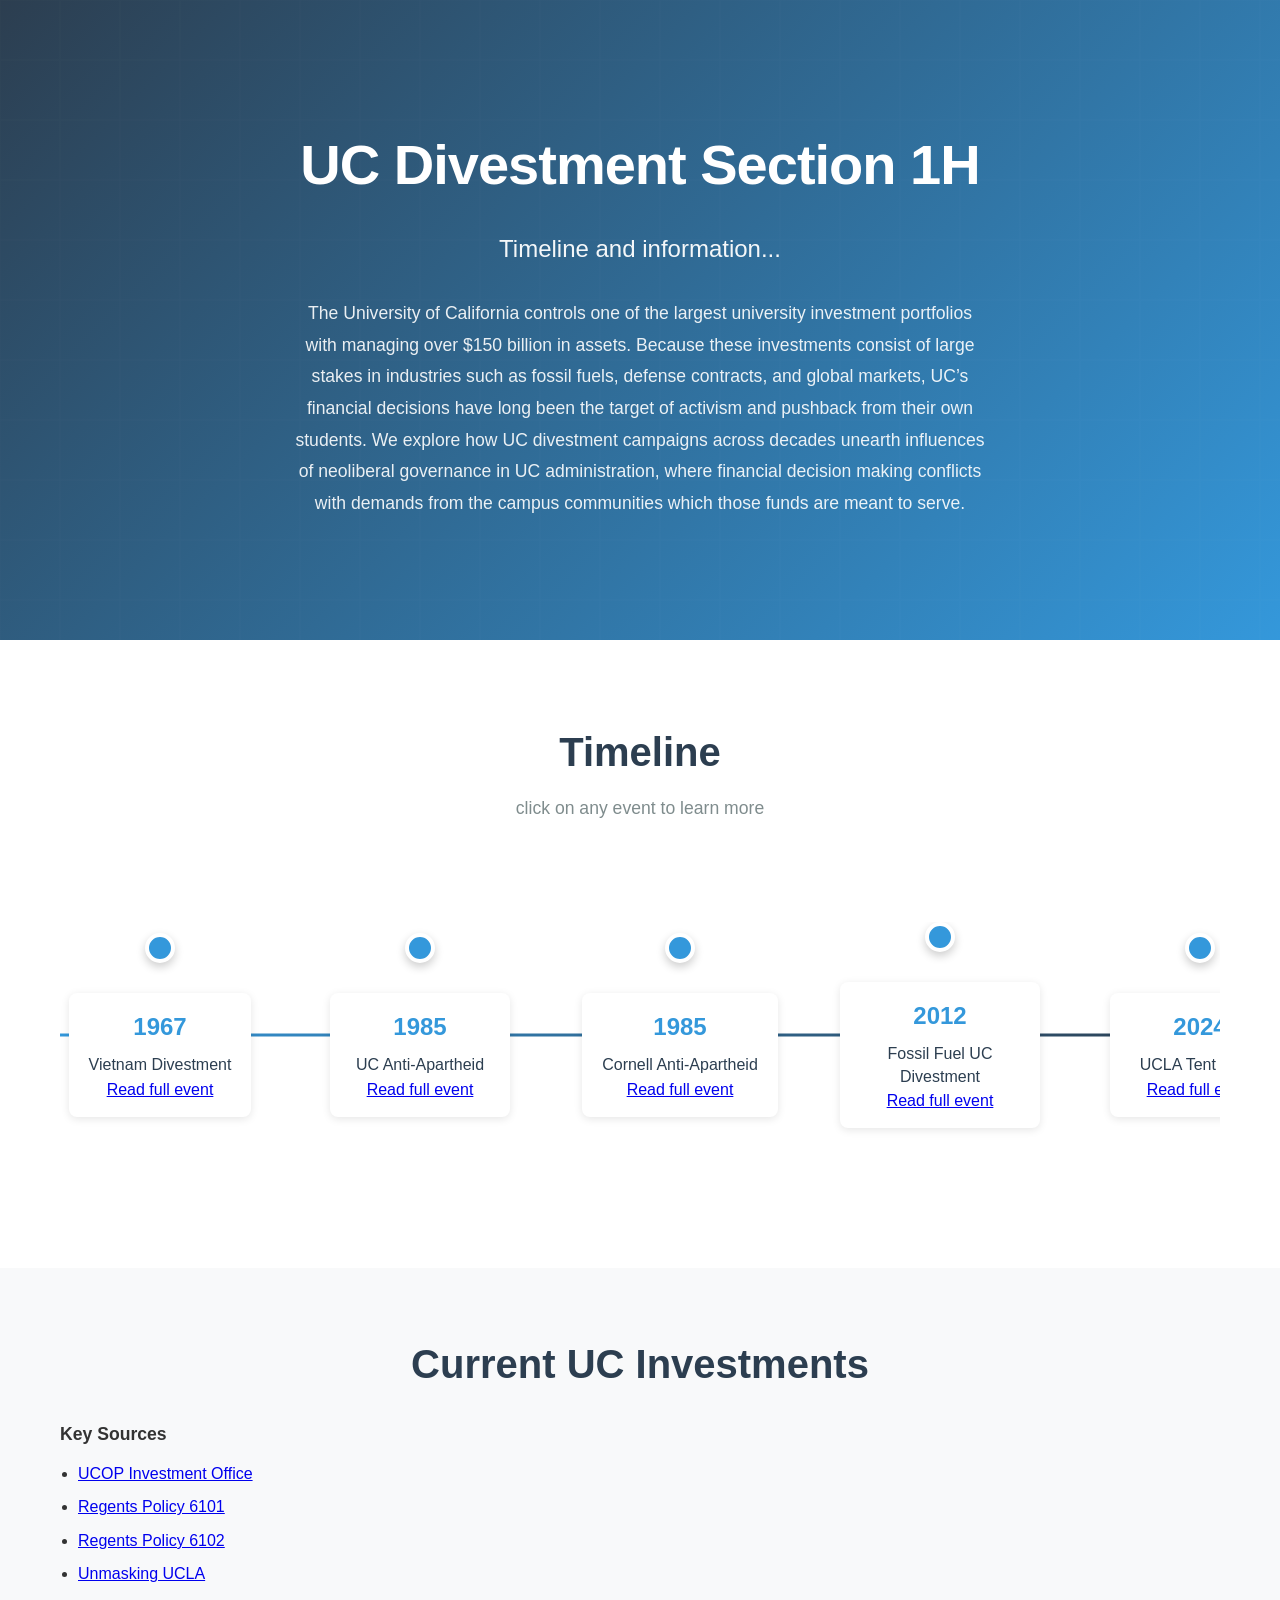
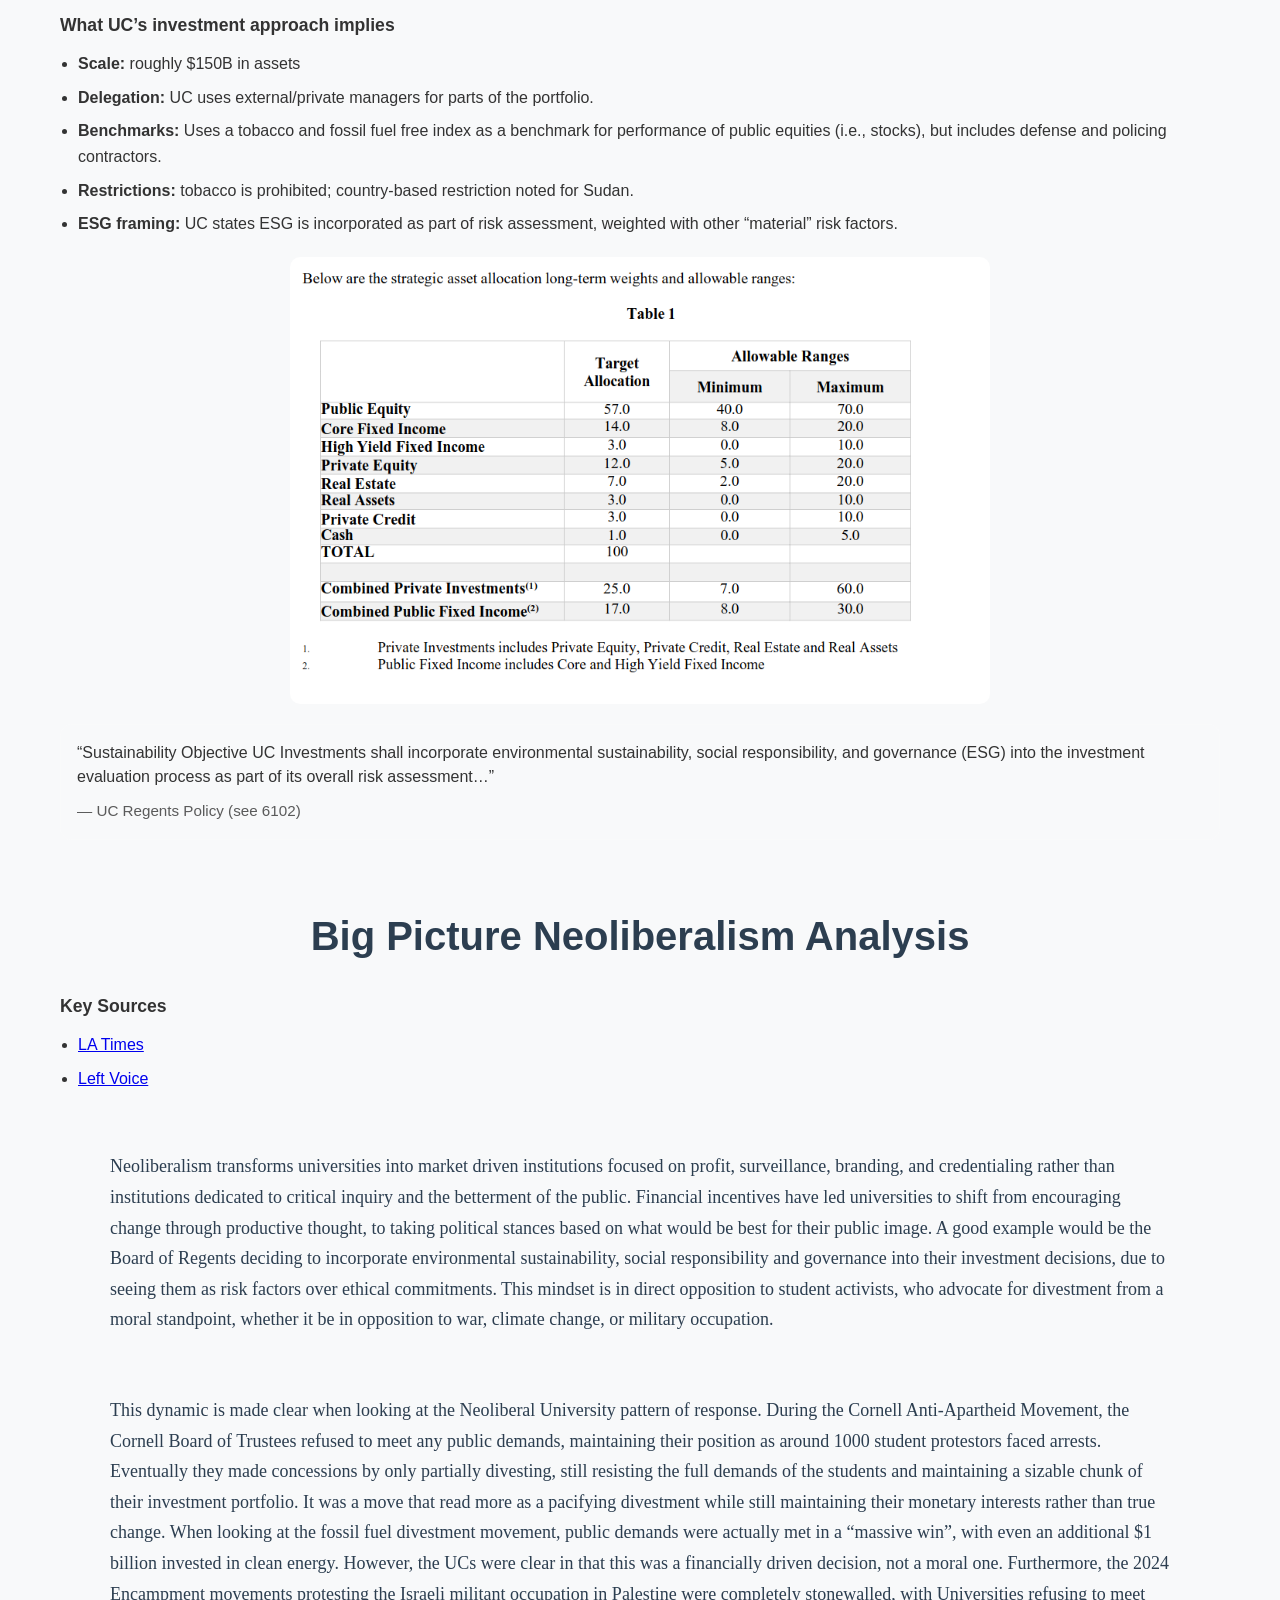
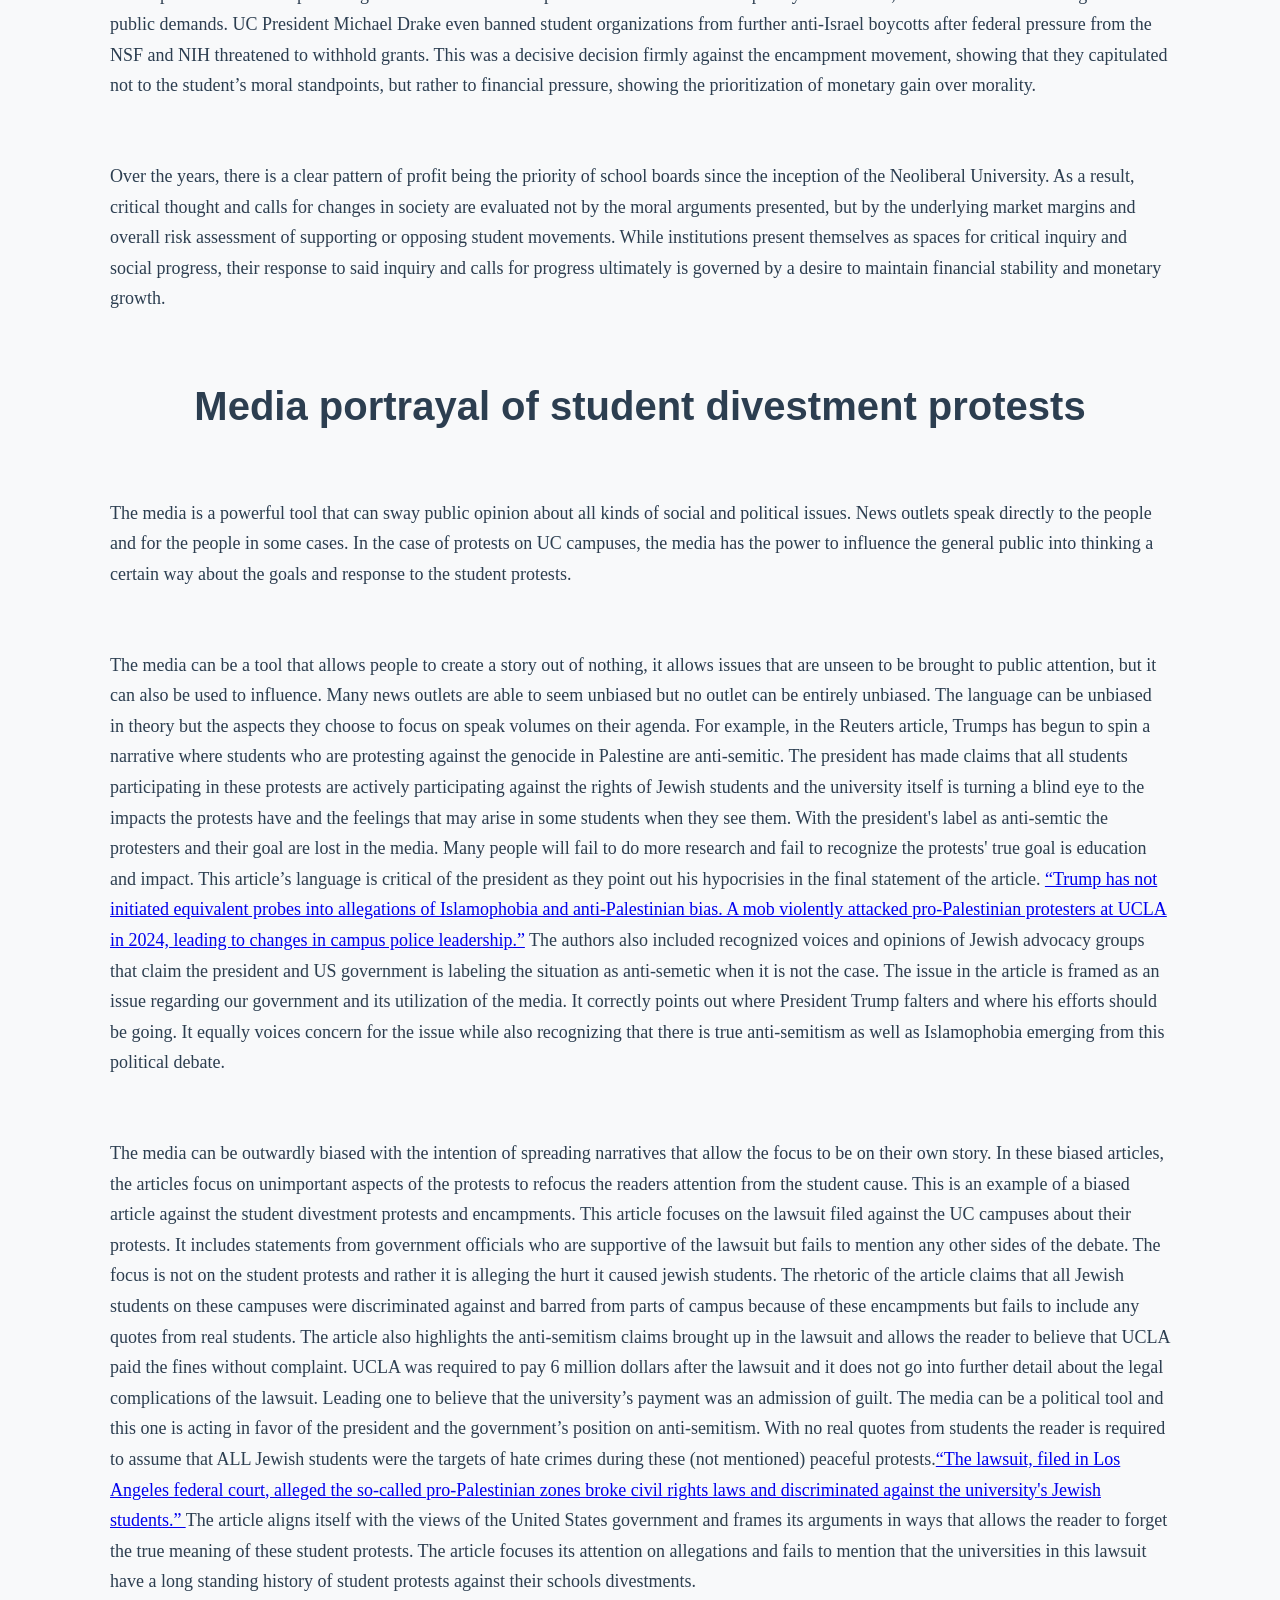
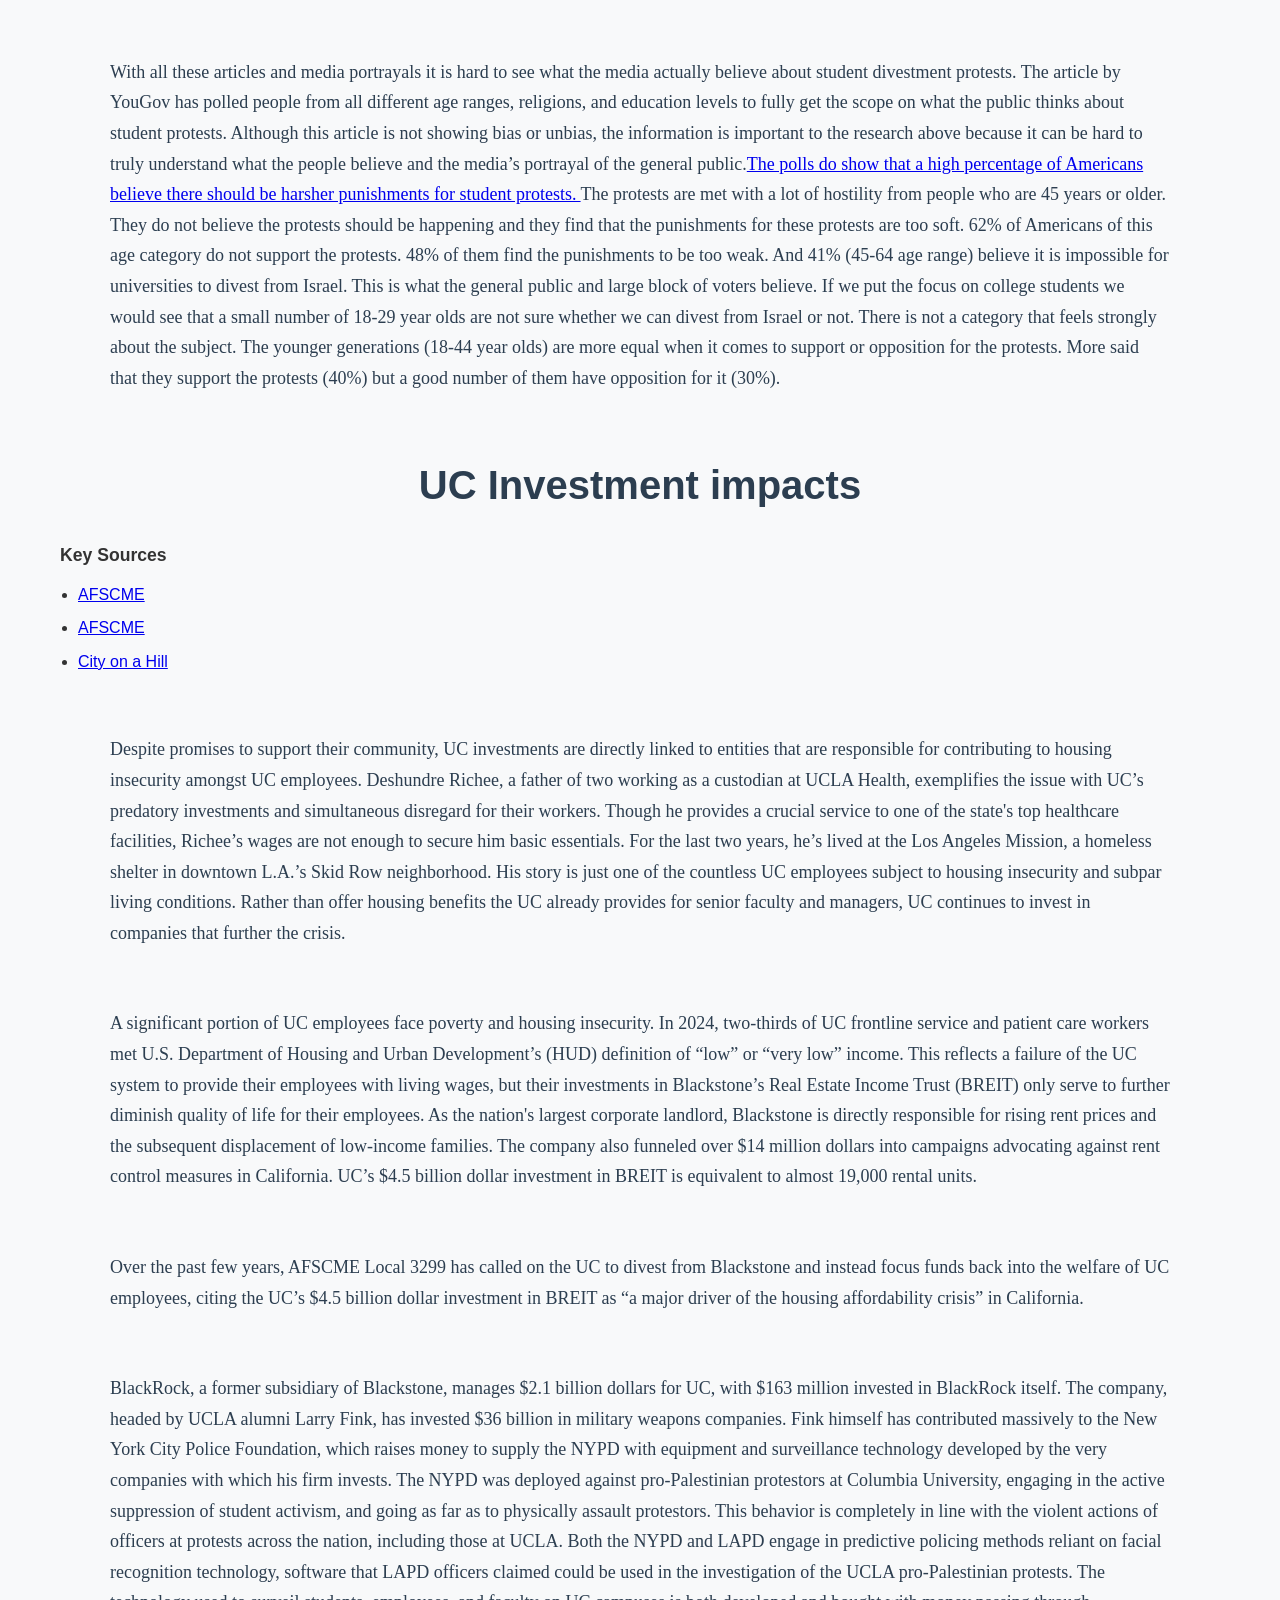
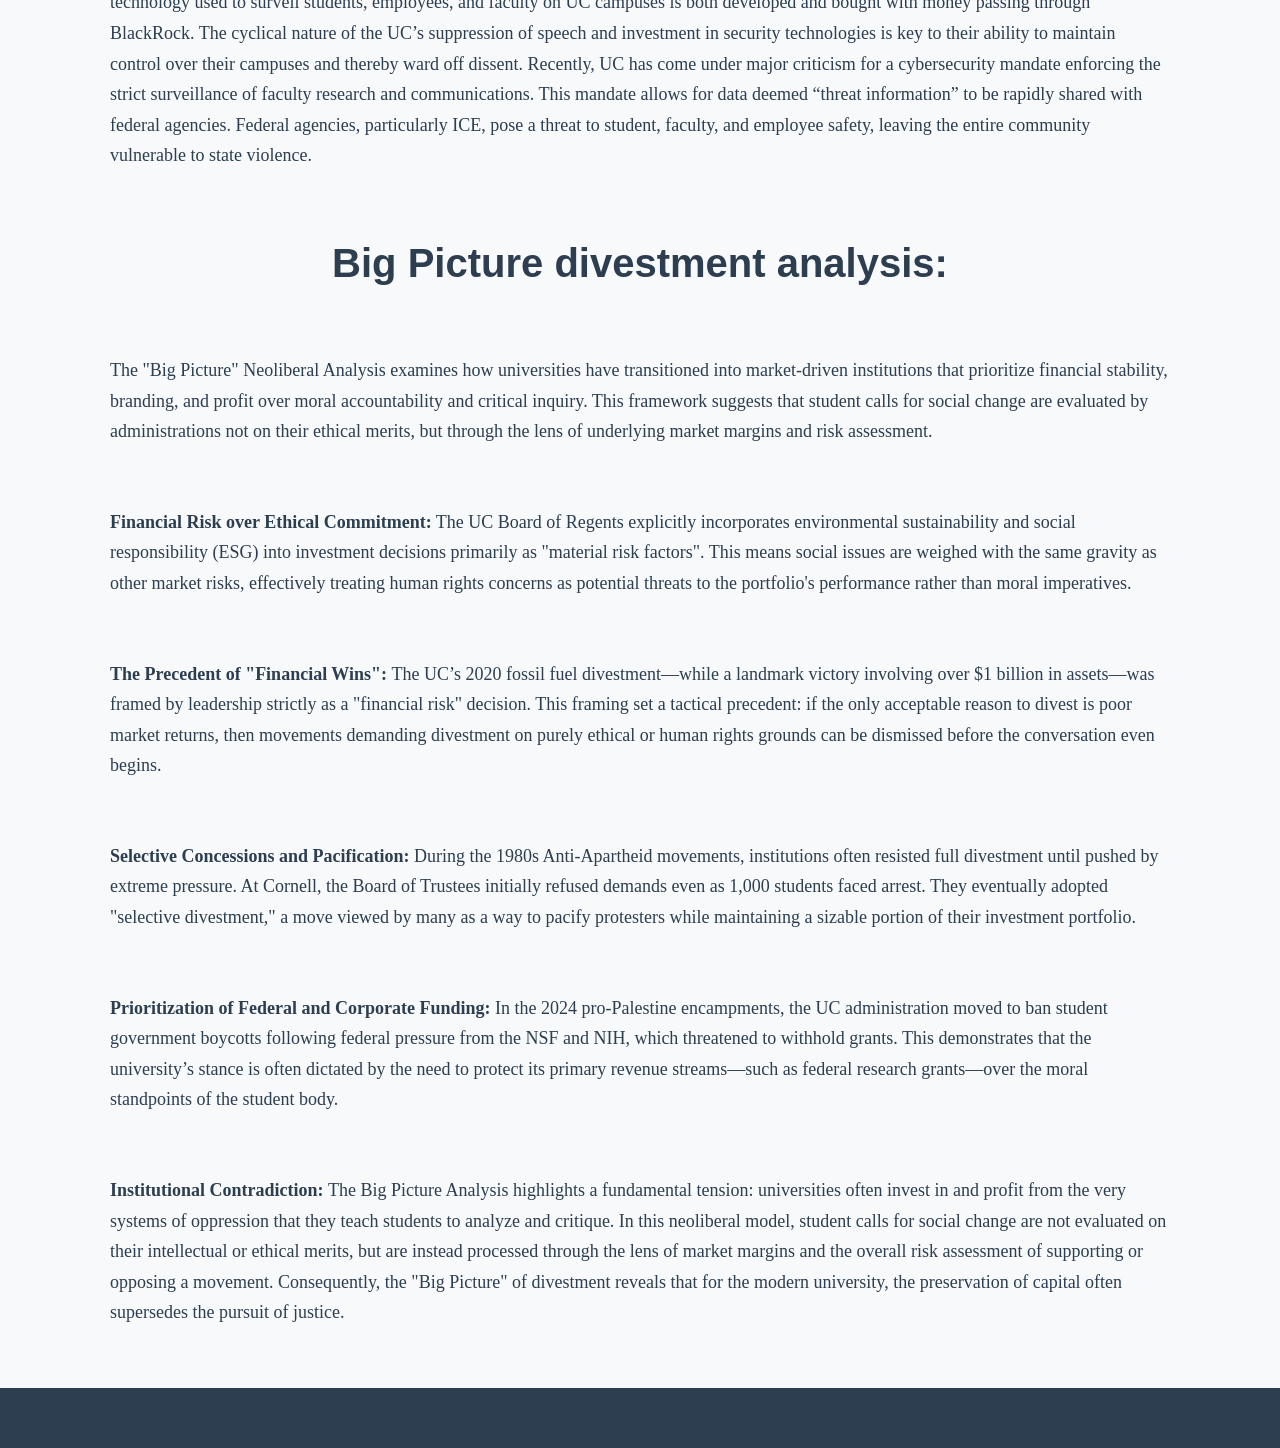
<file: index.html>
<!doctype html>
<html lang="en">
  <head>
    <meta charset="UTF-8" />
    <link rel="icon" type="image/svg+xml" href="/vite.svg" />
    <meta name="viewport" content="width=device-width, initial-scale=1.0" />
    <title>UC Divestment History Project</title>
    <link rel="stylesheet" href="css/style.css" />
  </head>
  <body>
    <!-- Hero Section -->
    <section class="hero">
      <div class="hero-content">
        <h1 class="hero-title">UC Divestment Section 1H</h1>
        <h2 class="hero-subtitle">Timeline and information...</h2>
        <p class="hero-description">
          The University of California controls one of the largest university investment portfolios with managing over $150 billion in assets. 
          Because these investments consist of large stakes in industries such as fossil fuels, defense contracts, and global markets, UC’s financial decisions have long been the target of activism and pushback from their own students. 
          We explore how UC divestment campaigns across decades unearth influences of neoliberal governance in UC administration, where financial decision making conflicts with demands from the campus communities which those funds are meant to serve.
        </p>
      </div>
    </section>

    <!-- Timeline Section -->
    <section class="timeline-section">
      <div class="container">
        <h2 class="section-title">Timeline</h2>
        <p class="section-subtitle">click on any event to learn more</p>

        <!-- Timeline Container -->
        <div class="timeline">
          <!-- Timeline Line -->
          <div class="timeline-line"></div>

          <!-- Timeline Events -->
          <div class="timeline-events">
            <!-- Event 1 -->
            <div class="timeline-event" data-year="2014" data-id="1">

              <div class="event-dot"></div>
              <div class="event-content">
                <div class="event-year">1967</div>
                <div class="event-title">Vietnam Divestment</div>
                <p class="event-description">
                 
                  <a href="events/Vietnam.html" class="event-link">Read full event</a>
                </p>
              </div>
            </div>
            <!-- Event 1.5 -->
            <div class="timeline-event" data-year="2015" data-id="2">
              <div class="event-dot"></div>
              <div class="event-content">
                <div class="event-year">1985</div>
                <div class="event-title">UC Anti-Apartheid </div>
                <p class="event-description">
                 
                  <a href="events/UC.html" class="event-link">Read full event</a>
                </p>
              </div>
            </div>
            <!-- Event 2 -->
            <div class="timeline-event" data-year="2015" data-id="3">
              <div class="event-dot"></div>
              <div class="event-content">
                <div class="event-year">1985</div>
                <div class="event-title">Cornell Anti-Apartheid </div>
                <p class="event-description">
                 
                  <a href="events/Cornell.html" class="event-link">Read full event</a>
                </p>
              </div>
            </div>

            <!-- Event 3 -->
            <div class="timeline-event" data-year="2016" data-id="4">
              <div class="event-dot"></div>
              <div class="event-content">
                <div class="event-year">2012</div>
                <div class="event-title">Fossil Fuel UC Divestment</div>
                <p class="event-description">
                 
                  <a href="events/Fossil.html" class="event-link">Read full event</a>
                </p>
              </div>
            </div>

            <!-- Event 4 -->
            <div class="timeline-event" data-year="2024" data-id="5">
              <div class="event-dot"></div>
              <div class="event-content">
                <div class="event-year">2024</div>
                <div class="event-title">UCLA Tent Cities</div>
                <p class="event-description">
                 
                  <a href="events/Tent.html" class="event-link">Read full event</a>
                </p>
              </div>
            </div>
            
            <div class="timeline-event" data-year="2024" data-id="6">
              <div class="event-dot"></div>
              <div class="event-content">
                <div class="event-year">2024</div>
                <div class="event-title">UC Palestine Solidarity</div>
                <p class="event-description">
                 
                  <a href="events/Palestine.html" class="event-link">Read full event</a>
                </p>
              </div>
            </div>

            <div class="timeline-event" data-year="2026" data-id="7">
              <div class="event-dot"></div>
              <div class="event-content">
                <div class="event-year">Current</div>
                <div class="event-title">Campaigns Today</div>
                <p class="event-description">
                 
                  <a href="events/Divest.html" class="event-link">Read full event</a>
                </p>
              </div>
            </div>
          </div>
        </div>
      </div>
    </section>

    <!-- Modal for Event Details -->
    <div class="modal" id="eventModal">
      <div class="modal-content">
        <span class="modal-close">&times;</span>
        <h3 class="modal-title" id="modalTitle"></h3>
        <p class="modal-year" id="modalYear"></p>
        <div class="modal-body" id="modalBody"></div>
      </div>
    </div>

    <!-- Current UC Investments Section -->
    <section class="investments-section" id="current-investments">
      <div class="container">
        <h2 class="section-title">Current UC Investments</h2>
        

        <div class="investments-sources">
          <h3 class="mini-title">Key Sources</h3>
          <ul class="source-list">
            <li>
              <a href="https://www.ucop.edu/investment-office/index.html" target="_blank" rel="noopener noreferrer">
                UCOP Investment Office
              </a>
            </li>
            <li>
              <a href="https://regents.universityofcalifornia.edu/policies/6101.pdf" target="_blank" rel="noopener noreferrer">
                Regents Policy 6101
              </a>
            </li>
            <li>
              <a href="https://regents.universityofcalifornia.edu/policies/6102.pdf" target="_blank" rel="noopener noreferrer">
                Regents Policy 6102
              </a>
            </li>
            <li>
              <a href="https://unmaskingucla.org" target="_blank" rel="noopener noreferrer">
                Unmasking UCLA
              </a>
            </li>
          </ul>
        </div>

        <div class="investments-notes">
          <h3 class="mini-title">What UC’s investment approach implies</h3>
          <ul class="key-points">
            <li><strong>Scale:</strong> roughly $150B in assets</li>
            <li><strong>Delegation:</strong> UC uses external/private managers for parts of the portfolio.</li>
            <li><strong>Benchmarks:</strong> Uses a tobacco and fossil fuel free index as a benchmark for performance of public equities (i.e., stocks), but includes defense and policing contractors.</li>
            <li><strong>Restrictions:</strong> tobacco is prohibited; country-based restriction noted for Sudan.</li>
            <li><strong>ESG framing:</strong> UC states ESG is incorporated as part of risk assessment, weighted with other “material” risk factors.</li>
          </ul>
          <img src="images/UCdivestlist.png" alt="CCCCC" class="article-image">


          <div class="quote-box">
            <p class="quote-text">
              “Sustainability Objective UC Investments shall incorporate environmental sustainability, social responsibility,
              and governance (ESG) into the investment evaluation process as part of its overall risk assessment…”
            </p>
            <p class="quote-cite">
              — UC Regents Policy (see 6102)
            </p>
          </div>
        </div>

        
      </div>
    </section>
    
    <!-- Articles Section -->
    <section class="articles-section">
      <div class="container">
        
        <h2 class="section-title">Big Picture Neoliberalism Analysis</h2>
        <div class="investments-sources">
          <h3 class="mini-title">Key Sources</h3>
          <ul class="source-list">
            <li>
              <a href="https://www.latimes.com/california/story/2024-04-27/uc-rejects-calls-for-israel-related-divestment-boycotts-driving-pro-palestinian-protests" target="_blank" rel="noopener noreferrer">
                LA Times
              </a>
            </li>
            <li>
              <a href="https://www.leftvoice.org/the-crisis-of-the-neoliberal-university-and-the-need-for-a-working-class-alternative/
" target="_blank" rel="noopener noreferrer">
                Left Voice
              </a>
            </li>
            
          </ul>
        </div>
        <p class="article-text">Neoliberalism transforms universities into market driven institutions focused on profit, surveillance, branding, and credentialing rather than institutions dedicated to critical inquiry and the betterment of the public. Financial incentives have led universities to shift from encouraging change through productive thought, to taking political stances based on what would be best for their public image. A good example would be the Board of Regents deciding to incorporate environmental sustainability, social responsibility and governance into their investment decisions, due to seeing them as risk factors over ethical commitments. This mindset is in direct opposition to student activists, who advocate for divestment from a moral standpoint, whether it be in opposition to war, climate change, or military occupation.</p>
        <p class="article-text">This dynamic is made clear when looking at the Neoliberal University pattern of response. During the Cornell Anti-Apartheid Movement, the Cornell Board of Trustees refused to meet any public demands, maintaining their position as around 1000 student protestors faced arrests. Eventually they made concessions by only partially divesting, still resisting the full demands of the students and maintaining a sizable chunk of their investment portfolio. It was a move that read more as a pacifying divestment while still maintaining their monetary interests rather than true change. When looking at the fossil fuel divestment movement, public demands were actually met in a “massive win”, with even an additional $1 billion invested in clean energy. However, the UCs were clear in that this was a financially driven decision, not a moral one. Furthermore, the 2024 Encampment movements protesting the Israeli militant occupation in Palestine were completely stonewalled, with Universities refusing to meet public demands. UC President Michael Drake even banned student organizations from further anti-Israel boycotts after federal pressure from the NSF and NIH threatened to withhold grants. This was a decisive decision firmly against the encampment movement, showing that they capitulated not to the student’s moral standpoints, but rather to financial pressure, showing the prioritization of monetary gain over morality.</p>
        <p class="article-text">Over the years, there is a clear pattern of profit being the priority of school boards since the inception of the Neoliberal University. As a result, critical thought and calls for changes in society are evaluated not by the moral arguments presented, but by the underlying market margins and overall risk assessment of supporting or opposing student movements. While institutions present themselves as spaces for critical inquiry and social progress, their response to said inquiry and calls for progress ultimately is governed by a desire to maintain financial stability and monetary growth.</p>
        <div class="articles-grid">
          <!-- Article 1 -->
          
          <h2 class="section-title">Media portrayal of student divestment protests</h2>
       
        <p class="article-text">The media is a powerful tool that can sway public opinion about all kinds of social and political issues. News outlets speak directly to the people and for the people in some cases.  In the case of protests on UC campuses, the media has the power to influence the general public into thinking a certain way about the goals and response to the student protests.</p>
        <p class="article-text">The media can be a tool that allows people to create a story out of nothing, it allows issues that are unseen to be brought to public attention, but it can also be used to influence. Many news outlets are able to seem unbiased but no outlet can be entirely unbiased. The language can be unbiased in theory but the aspects they choose to focus on speak volumes on their agenda. For example, in the Reuters article, Trumps has begun to spin a narrative where students who are protesting against the genocide in Palestine are anti-semitic. The president has made claims that all students participating in these protests are actively participating against the rights of Jewish students and the university itself is turning a blind eye to the impacts the protests have and the feelings that may arise in some students when they see them. With the president's label as anti-semtic the protesters and their goal are lost in the media. Many people will fail to do more research and fail to recognize the protests' true goal is education and impact. This article’s language is critical of the president as they point out his hypocrisies in the final statement of the article. <a href="https://www.reuters.com/legal/ucla-sued-over-2024-mob-attack-pro-palestinian-protesters-2025-03-21/" target="_blank" rel="noopener noreferrer">“Trump has not initiated equivalent probes into allegations of Islamophobia and anti-Palestinian bias. A mob violently attacked pro-Palestinian protesters at UCLA in 2024, leading to changes in campus police leadership.”</a> The authors also included recognized voices and opinions of Jewish advocacy groups that claim the president and US government is labeling the situation as anti-semetic when it is not the case. The issue in the article is framed as an issue regarding our government and its utilization of the media. It correctly points out where President Trump falters and where his efforts should be going. It equally voices concern for the issue while also recognizing that there is true anti-semitism as well as Islamophobia emerging from this political debate. </p>
        <p class="article-text">The media can be outwardly biased with the intention of spreading narratives that allow the focus to be on their own story. In these biased articles, the articles focus on unimportant aspects of the protests to refocus the readers attention from the student cause. This is an example of a biased article against the student divestment protests and encampments. This article focuses on the lawsuit filed against the UC campuses about their protests. It includes statements from government officials who are supportive of the lawsuit but fails to mention any other sides of the debate. The focus is not on the student protests and rather it is alleging the hurt it caused jewish students. The rhetoric of the article claims that all Jewish students on these campuses were discriminated against and barred from parts of campus because of these encampments but fails to include any quotes from real students. The article also highlights the anti-semitism claims brought up in the lawsuit and allows the reader to believe that UCLA paid the fines without complaint. UCLA was required to pay  6 million dollars after the lawsuit and it does not go into further detail about the legal complications of the lawsuit. Leading one to believe that the university’s payment was an admission of guilt. The media can be a political tool and this one is acting in favor of the president and the government’s position on anti-semitism. With no real quotes from students the reader is required to assume that ALL Jewish students were the targets of hate crimes during these (not mentioned) peaceful protests.<a href="https://example.com/source-article" target="_blank" rel="noopener noreferrer">“The lawsuit, filed in Los Angeles federal court, alleged the so-called pro-Palestinian zones broke civil rights laws and discriminated against the university's Jewish students.” </a>The article aligns itself with the views of the United States government and frames its arguments in ways that allows the reader to forget the true meaning of these student protests. The article focuses its attention on allegations and fails to mention that the universities in this lawsuit have a long standing history of student protests against their schools divestments. </p>
        <p class="article-text"> With all these articles and media portrayals it is hard to see what the media actually believe about student divestment protests. The article by YouGov has polled people from all different age ranges, religions, and education levels to fully get the scope on what the public thinks about student protests. Although this article is not showing bias or unbias, the information is important to the research above because it can be hard to truly understand what the people believe and the media’s portrayal of the general public.<a href="https://yougov.com/en-us/articles/49311-opinion-on-pro-palestinian-college-campus-protests" target="_blank">The polls do show that a high percentage of Americans believe there should be harsher punishments for student protests. </a> The protests are met with a lot of hostility from people who are 45 years or older. They do not believe the protests should be happening and they find that the punishments for these protests are too soft. 62% of Americans of this age category do not support the protests. 48% of them find the punishments to be too weak. And 41% (45-64 age range) believe it is impossible for universities to divest from Israel. This is what the general public and large block of voters believe. 
If we put the focus on college students we would see that a small number of 18-29 year olds are not sure whether we can divest from Israel or not. There is not a category that feels strongly about the subject. The younger generations (18-44 year olds) are more equal when it comes to support or opposition for the protests. More said that they support the protests (40%) but a good number of them have opposition for it (30%). </p>
        

<div class="articles-grid">
        </div>
        <h2 class="section-title">UC Investment impacts</h2>
        <div class="investments-sources">
          <h3 class="mini-title">Key Sources</h3>
          <ul class="source-list">
            <li>
              <a href="https://www.afscme.org/blog/as-housing-costs-soar-workers-are-left-out-in-the-cold" target="_blank" rel="noopener noreferrer">
                AFSCME
              </a>
            </li>
            <li>
              <a href="https://actionnetwork.org/user_files/user_files/000/110/931/original/Public_Cost_of_UC_Housing_Crisis_-_revised_pub_date.pdf" target="_blank" rel="noopener noreferrer">
                AFSCME
              </a>
            </li>
            <li>
              <a href="https://cityonahillpress.com/2025/02/28/dollars-at-play-ucscs-investment-in-blackrock/#:~:text=The%20UC%27s%20investment%20portfolio,in%20investments%20managed%20by%20BlackRock." target="_blank" rel="noopener noreferrer">
                City on a Hill
              </a>
            </li>
            
          </ul>
        </div>
        <p class="article-text">Despite promises to support their community, UC investments are directly linked to entities that are responsible for contributing to housing insecurity amongst UC employees.

Deshundre Richee, a father of two working as a custodian at UCLA Health, exemplifies the issue with UC’s predatory investments and simultaneous disregard for their workers. Though he provides a crucial service to one of the state's top healthcare facilities, Richee’s wages are not enough to secure him basic essentials. For the last two years, he’s lived at the Los Angeles Mission, a homeless shelter in downtown L.A.’s Skid Row neighborhood. His story is just one of the countless UC employees subject to housing insecurity and subpar living conditions. Rather than offer housing benefits the UC already provides for senior faculty and managers, UC continues to invest in companies that further the crisis.</p>
        <p class="article-text">A significant portion of UC employees face poverty and housing insecurity. In 2024, two-thirds of UC frontline service and patient care workers met U.S. Department of Housing and Urban Development’s (HUD) definition of “low” or “very low” income. This reflects a failure of the UC system to provide their employees with living wages, but their investments in Blackstone’s Real Estate Income Trust (BREIT) only serve to further diminish quality of life for their employees. As the nation's largest corporate landlord, Blackstone is directly responsible for rising rent prices and the subsequent displacement of low-income families. The company also funneled over $14 million dollars into campaigns advocating against rent control measures in California. UC’s $4.5 billion dollar investment in BREIT is equivalent to almost 19,000 rental units. </p>
        <p class="article-text"> Over the past few years, AFSCME Local 3299 has called on the UC to divest from Blackstone and instead focus funds back into the welfare of UC employees, citing the UC’s $4.5 billion dollar investment in BREIT as “a major driver of the housing affordability crisis” in California. </p>
        <p class="article-text">BlackRock, a former subsidiary of Blackstone, manages $2.1 billion dollars for UC, with $163 million invested in BlackRock itself. The company, headed by UCLA alumni Larry Fink, has invested $36 billion in military weapons companies. Fink himself has contributed massively to the New York City Police Foundation, which raises money to supply the NYPD with equipment and surveillance technology developed by the very companies with which his firm invests. The NYPD was deployed against pro-Palestinian protestors at Columbia University, engaging in the active suppression of student activism, and going as far as to physically assault protestors. This behavior is completely in line with the violent actions of officers at protests across the nation, including those at UCLA. Both the NYPD and LAPD engage in predictive policing methods reliant on facial recognition technology, software that LAPD officers claimed could be used in the investigation of the UCLA pro-Palestinian protests. 

The technology used to surveil students, employees, and faculty on UC campuses is both developed and bought with money passing through BlackRock. The cyclical nature of the UC’s suppression of speech and investment in security technologies is key to their ability to maintain control over their campuses and thereby ward off dissent. Recently, UC has come under major criticism for a cybersecurity mandate enforcing the strict surveillance of faculty research and communications. This mandate allows for data deemed “threat information” to be rapidly shared with federal agencies. Federal agencies, particularly ICE, pose a threat to student, faculty, and employee safety, leaving the entire community vulnerable to state violence. </p>
        <div class="articles-grid">
      </div>


      <h2 class="section-title">Big Picture divestment analysis: </h2>

        <p class="article-text">The "Big Picture" Neoliberal Analysis examines how universities have transitioned into market-driven institutions that prioritize financial stability, branding, and profit over moral accountability and critical inquiry. This framework suggests that student calls for social change are evaluated by administrations not on their ethical merits, but through the lens of underlying market margins and risk assessment.</p>
        <p class="article-text"><strong>Financial Risk over Ethical Commitment:</strong> The UC Board of Regents explicitly incorporates environmental sustainability and social responsibility (ESG) into investment decisions primarily as "material risk factors". This means social issues are weighed with the same gravity as other market risks, effectively treating human rights concerns as potential threats to the portfolio's performance rather than moral imperatives.</p>
        <p class="article-text"><strong>The Precedent of "Financial Wins": </strong> The UC’s 2020 fossil fuel divestment—while a landmark victory involving over $1 billion in assets—was framed by leadership strictly as a "financial risk" decision. This framing set a tactical precedent: if the only acceptable reason to divest is poor market returns, then movements demanding divestment on purely ethical or human rights grounds can be dismissed before the conversation even begins.</p>
        <p class="article-text"><strong>Selective Concessions and Pacification: </strong>During the 1980s Anti-Apartheid movements, institutions often resisted full divestment until pushed by extreme pressure. At Cornell, the Board of Trustees initially refused demands even as 1,000 students faced arrest. They eventually adopted "selective divestment," a move viewed by many as a way to pacify protesters while maintaining a sizable portion of their investment portfolio.</p>
        <p class="article-text"><strong>Prioritization of Federal and Corporate Funding: </strong>In the 2024 pro-Palestine encampments, the UC administration moved to ban student government boycotts following federal pressure from the NSF and NIH, which threatened to withhold grants. This demonstrates that the university’s stance is often dictated by the need to protect its primary revenue streams—such as federal research grants—over the moral standpoints of the student body.</p>
        <p class="article-text"><strong>Institutional Contradiction: </strong>The Big Picture Analysis highlights a fundamental tension: universities often invest in and profit from the very systems of oppression that they teach students to analyze and critique. In this neoliberal model, student calls for social change are not evaluated on their intellectual or ethical merits, but are instead processed through the lens of market margins and the overall risk assessment of supporting or opposing a movement. Consequently, the "Big Picture" of divestment reveals that for the modern university, the preservation of capital often supersedes the pursuit of justice.</p>

        <div class="articles-grid">
      </div>
    </section>

    

    <!-- Footer -->
    <footer class="footer">
      <div class="container">
        <p></p>
      </div>
    </footer>

    <script src="js/script.js"></script>
  </body>
</html>
</file>
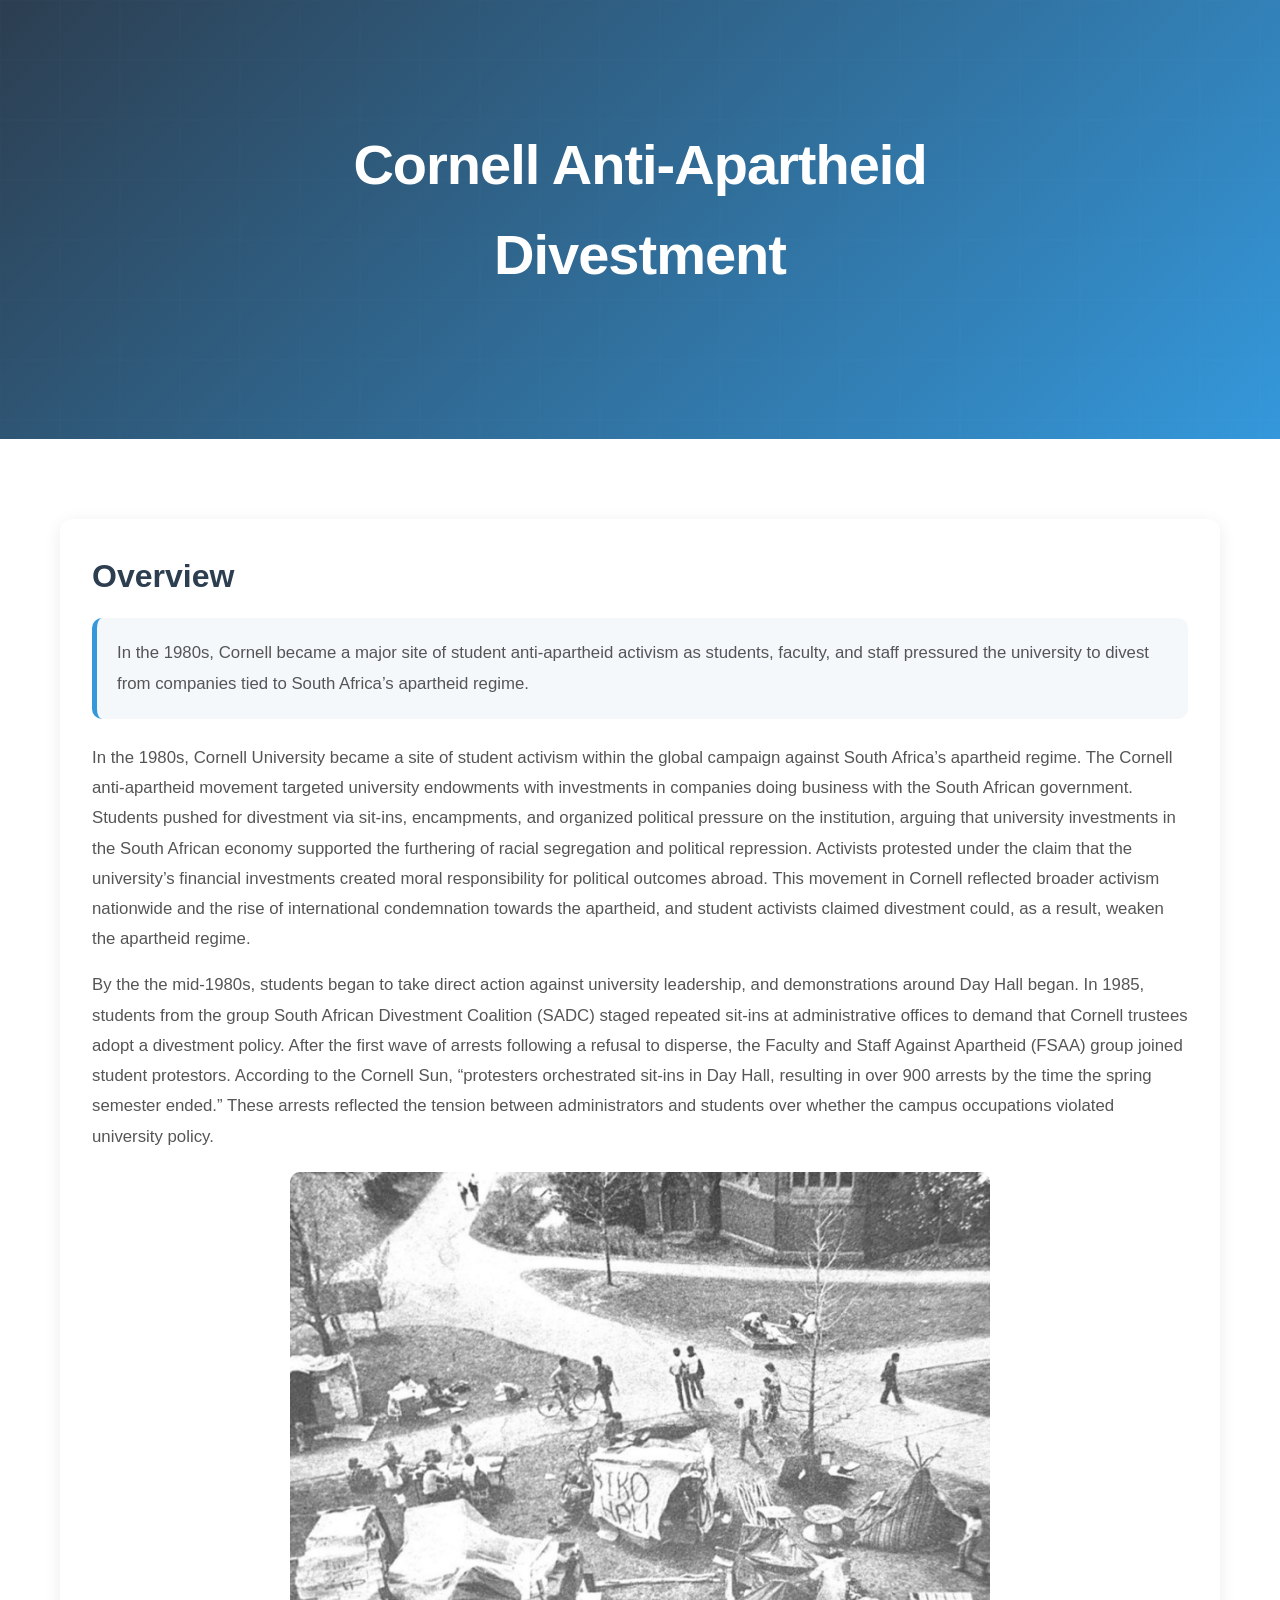
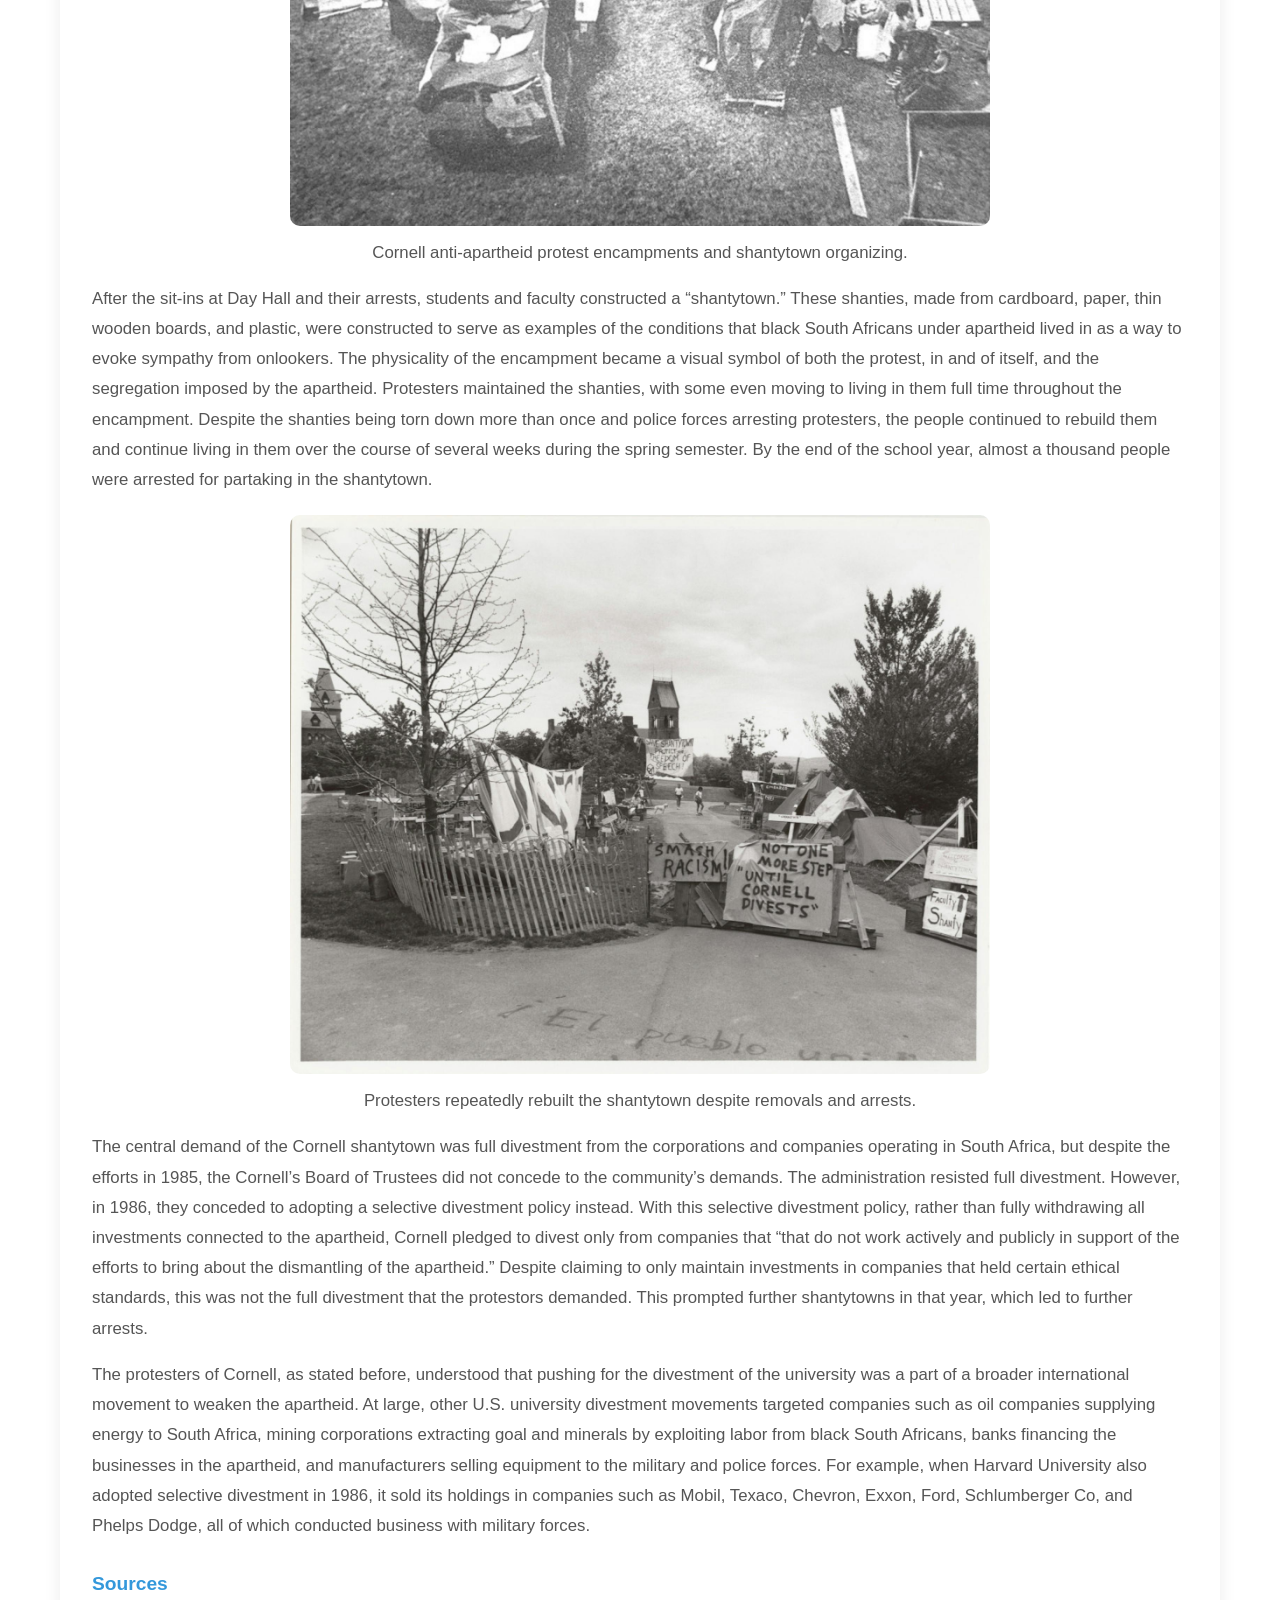
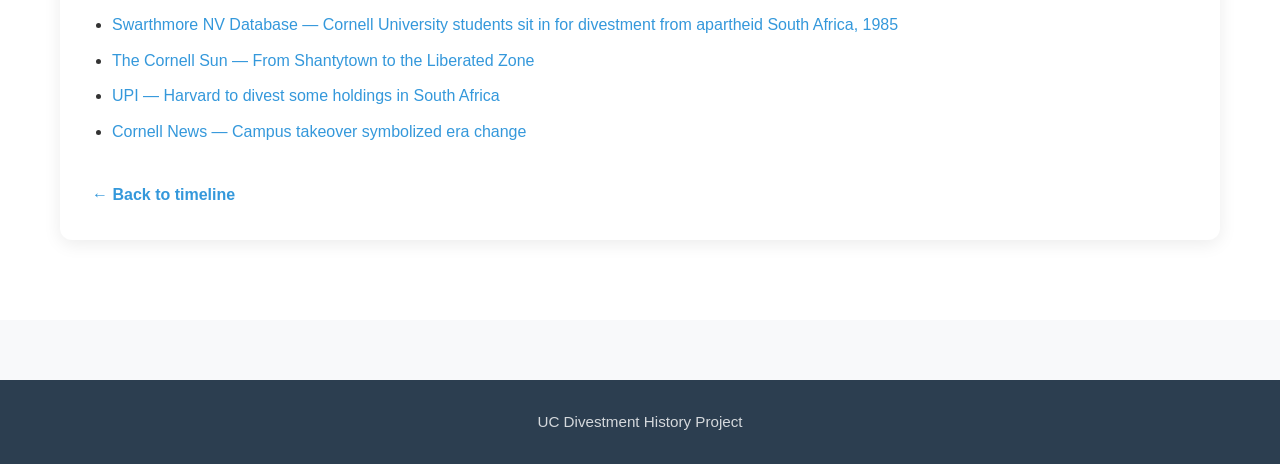
<file: events/Cornell.html>
<!doctype html>
<html lang="en">
  <head>
    <meta charset="UTF-8" />
    <meta name="viewport" content="width=device-width, initial-scale=1.0" />
    <title>Cornell Anti-Apartheid Divestment | UC Divestment History Project</title>
    <link rel="stylesheet" href="../css/style.css" />
    <style>
      .content-section {
        padding: 80px 20px;
        background: white;
      }

      .content-grid {
        display: grid;
        grid-template-columns: 1fr;
        gap: 32px;
      }

      .content-card {
        background: white;
        border-radius: 12px;
        padding: 32px;
        box-shadow: 0 4px 18px rgba(0, 0, 0, 0.08);
      }

      .content-card h2 {
        color: #2c3e50;
        font-size: 2rem;
        margin-bottom: 16px;
      }

      .content-card h3 {
        color: #3498db;
        font-size: 1.2rem;
        margin: 28px 0 12px;
      }

      .content-card p {
        margin-bottom: 16px;
        color: #555;
        font-size: 1.05rem;
        line-height: 1.8;
      }

      .summary-box {
        background: #f4f8fb;
        border-left: 5px solid #3498db;
        padding: 20px;
        border-radius: 10px;
        margin-bottom: 24px;
      }

      .summary-box p {
        margin: 0;
      }

      .back-link {
        display: inline-block;
        margin-top: 28px;
        color: #3498db;
        text-decoration: none;
        font-weight: 600;
      }

      .back-link:hover {
        text-decoration: underline;
      }

      .source-list {
        margin-top: 10px;
        padding-left: 20px;
      }

      .source-list li {
        margin-bottom: 10px;
        line-height: 1.6;
      }

      .source-list a {
        color: #3498db;
        text-decoration: none;
      }

      .source-list a:hover {
        text-decoration: underline;
      }

      .image-caption {
        text-align: center;
        font-size: 0.95rem;
        color: #7f8c8d;
        margin-top: -8px;
        margin-bottom: 20px;
      }

      @media (max-width: 768px) {
        .content-card {
          padding: 24px;
        }

        .content-card h2 {
          font-size: 1.7rem;
        }
      }
    </style>
  </head>
  <body>
    <!-- Hero Section -->
    <section class="hero">
      <div class="hero-content">
        <h1 class="hero-title">Cornell Anti-Apartheid Divestment</h1>
        
      </div>
    </section>

    <!-- Main Content -->
    <section class="content-section">
      <div class="container">
        <div class="content-grid">
          <div class="content-card">
            <h2>Overview</h2>

            <div class="summary-box">
              <p>
                In the 1980s, Cornell became a major site of student anti-apartheid activism as students, faculty, and staff pressured the university to divest from companies tied to South Africa’s apartheid regime.
              </p>
            </div>

            <p>
              In the 1980s, Cornell University became a site of student activism within the global campaign
              against South Africa’s apartheid regime. The Cornell anti-apartheid movement targeted university
              endowments with investments in companies doing business with the South African government. Students
              pushed for divestment via sit-ins, encampments, and organized political pressure on the institution,
              arguing that university investments in the South African economy supported the furthering of racial
              segregation and political repression. Activists protested under the claim that the university’s
              financial investments created moral responsibility for political outcomes abroad. This movement in
              Cornell reflected broader activism nationwide and the rise of international condemnation towards the
              apartheid, and student activists claimed divestment could, as a result, weaken the apartheid regime.
            </p>

            <p>
              By the the mid-1980s, students began to take direct action against university leadership, and
              demonstrations around Day Hall began. In 1985, students from the group South African Divestment
              Coalition (SADC) staged repeated sit-ins at administrative offices to demand that Cornell trustees
              adopt a divestment policy. After the first wave of arrests following a refusal to disperse, the
              Faculty and Staff Against Apartheid (FSAA) group joined student protestors. According to the Cornell
              Sun, “protesters orchestrated sit-ins in Day Hall, resulting in over 900 arrests by the time the
              spring semester ended.” These arrests reflected the tension between administrators and students over
              whether the campus occupations violated university policy.
            </p>

            <img
              src="../images/cornell1.png"
              alt="Cornell anti-apartheid shantytown protest"
              class="article-image"
            />
            <p class="image-caption">
              Cornell anti-apartheid protest encampments and shantytown organizing.
            </p>

            <p>
              After the sit-ins at Day Hall and their arrests, students and faculty constructed a “shantytown.”
              These shanties, made from cardboard, paper, thin wooden boards, and plastic, were constructed to
              serve as examples of the conditions that black South Africans under apartheid lived in as a way to
              evoke sympathy from onlookers. The physicality of the encampment became a visual symbol of both the
              protest, in and of itself, and the segregation imposed by the apartheid. Protesters maintained the
              shanties, with some even moving to living in them full time throughout the encampment. Despite the
              shanties being torn down more than once and police forces arresting protesters, the people continued
              to rebuild them and continue living in them over the course of several weeks during the spring
              semester. By the end of the school year, almost a thousand people were arrested for partaking in the
              shantytown.
            </p>

            <img
              src="../images/cornell2.png"
              alt="Cornell shantytown rebuilt during anti-apartheid protests"
              class="article-image"
            />
            <p class="image-caption">
              Protesters repeatedly rebuilt the shantytown despite removals and arrests.
            </p>

            <p>
              The central demand of the Cornell shantytown was full divestment from the corporations and companies
              operating in South Africa, but despite the efforts in 1985, the Cornell’s Board of Trustees did not
              concede to the community’s demands. The administration resisted full divestment. However, in 1986,
              they conceded to adopting a selective divestment policy instead. With this selective divestment policy,
              rather than fully withdrawing all investments connected to the apartheid, Cornell pledged to divest
              only from companies that “that do not work actively and publicly in support of the efforts to bring
              about the dismantling of the apartheid.” Despite claiming to only maintain investments in companies
              that held certain ethical standards, this was not the full divestment that the protestors demanded.
              This prompted further shantytowns in that year, which led to further arrests.
            </p>

            <p>
              The protesters of Cornell, as stated before, understood that pushing for the divestment of the
              university was a part of a broader international movement to weaken the apartheid. At large, other
              U.S. university divestment movements targeted companies such as oil companies supplying energy to
              South Africa, mining corporations extracting goal and minerals by exploiting labor from black South
              Africans, banks financing the businesses in the apartheid, and manufacturers selling equipment to the
              military and police forces. For example, when Harvard University also adopted selective divestment in
              1986, it sold its holdings in companies such as Mobil, Texaco, Chevron, Exxon, Ford, Schlumberger Co,
              and Phelps Dodge, all of which conducted business with military forces.
            </p>

            <h3>Sources</h3>
            <ul class="source-list">
              <li>
                <a href="https://nvdatabase.swarthmore.edu/content/cornell-university-students-sit-divestment-apartheid-south-africa-1985" target="_blank" rel="noopener noreferrer">
                  Swarthmore NV Database — Cornell University students sit in for divestment from apartheid South Africa, 1985
                </a>
              </li>
              <li>
                <a href="https://www.cornellsun.com/article/2024/05/from-shantytown-to-the-liberated-zone-cornells-history-of-encampments" target="_blank" rel="noopener noreferrer">
                  The Cornell Sun — From Shantytown to the Liberated Zone
                </a>
              </li>
              <li>
                <a href="https://www.upi.com/Archives/1986/10/02/Harvard-to-divest-some-holdings-in-South-Africa/4943528609600/" target="_blank" rel="noopener noreferrer">
                  UPI — Harvard to divest some holdings in South Africa
                </a>
              </li>
              <li>
                <a href="https://news.cornell.edu/stories/2009/04/campus-takeover-symbolized-era-change" target="_blank" rel="noopener noreferrer">
                  Cornell News — Campus takeover symbolized era change
                </a>
              </li>
            </ul>

            <a href="../index.html" class="back-link">← Back to timeline</a>
          </div>
        </div>
      </div>
    </section>

    <footer class="footer">
      <div class="container">
        <p>UC Divestment History Project</p>
      </div>
    </footer>
  </body>
</html>
</file>
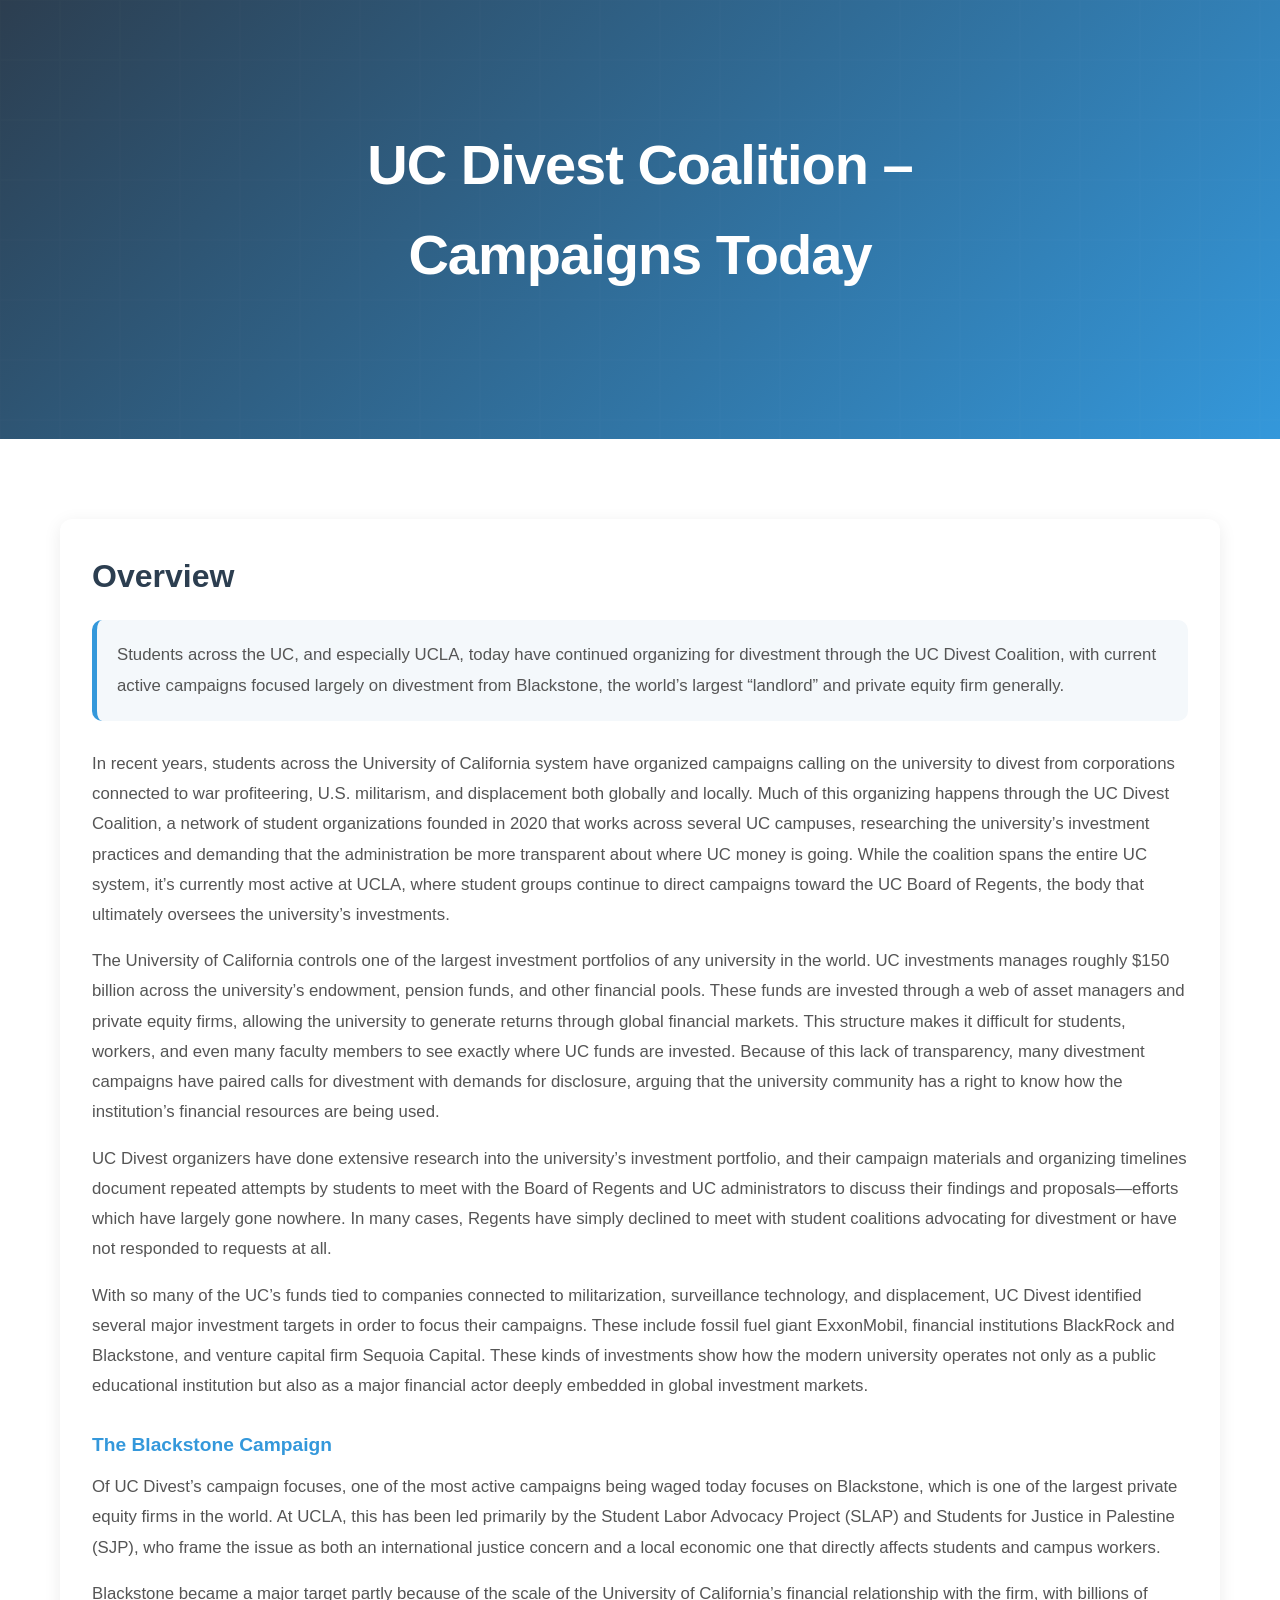
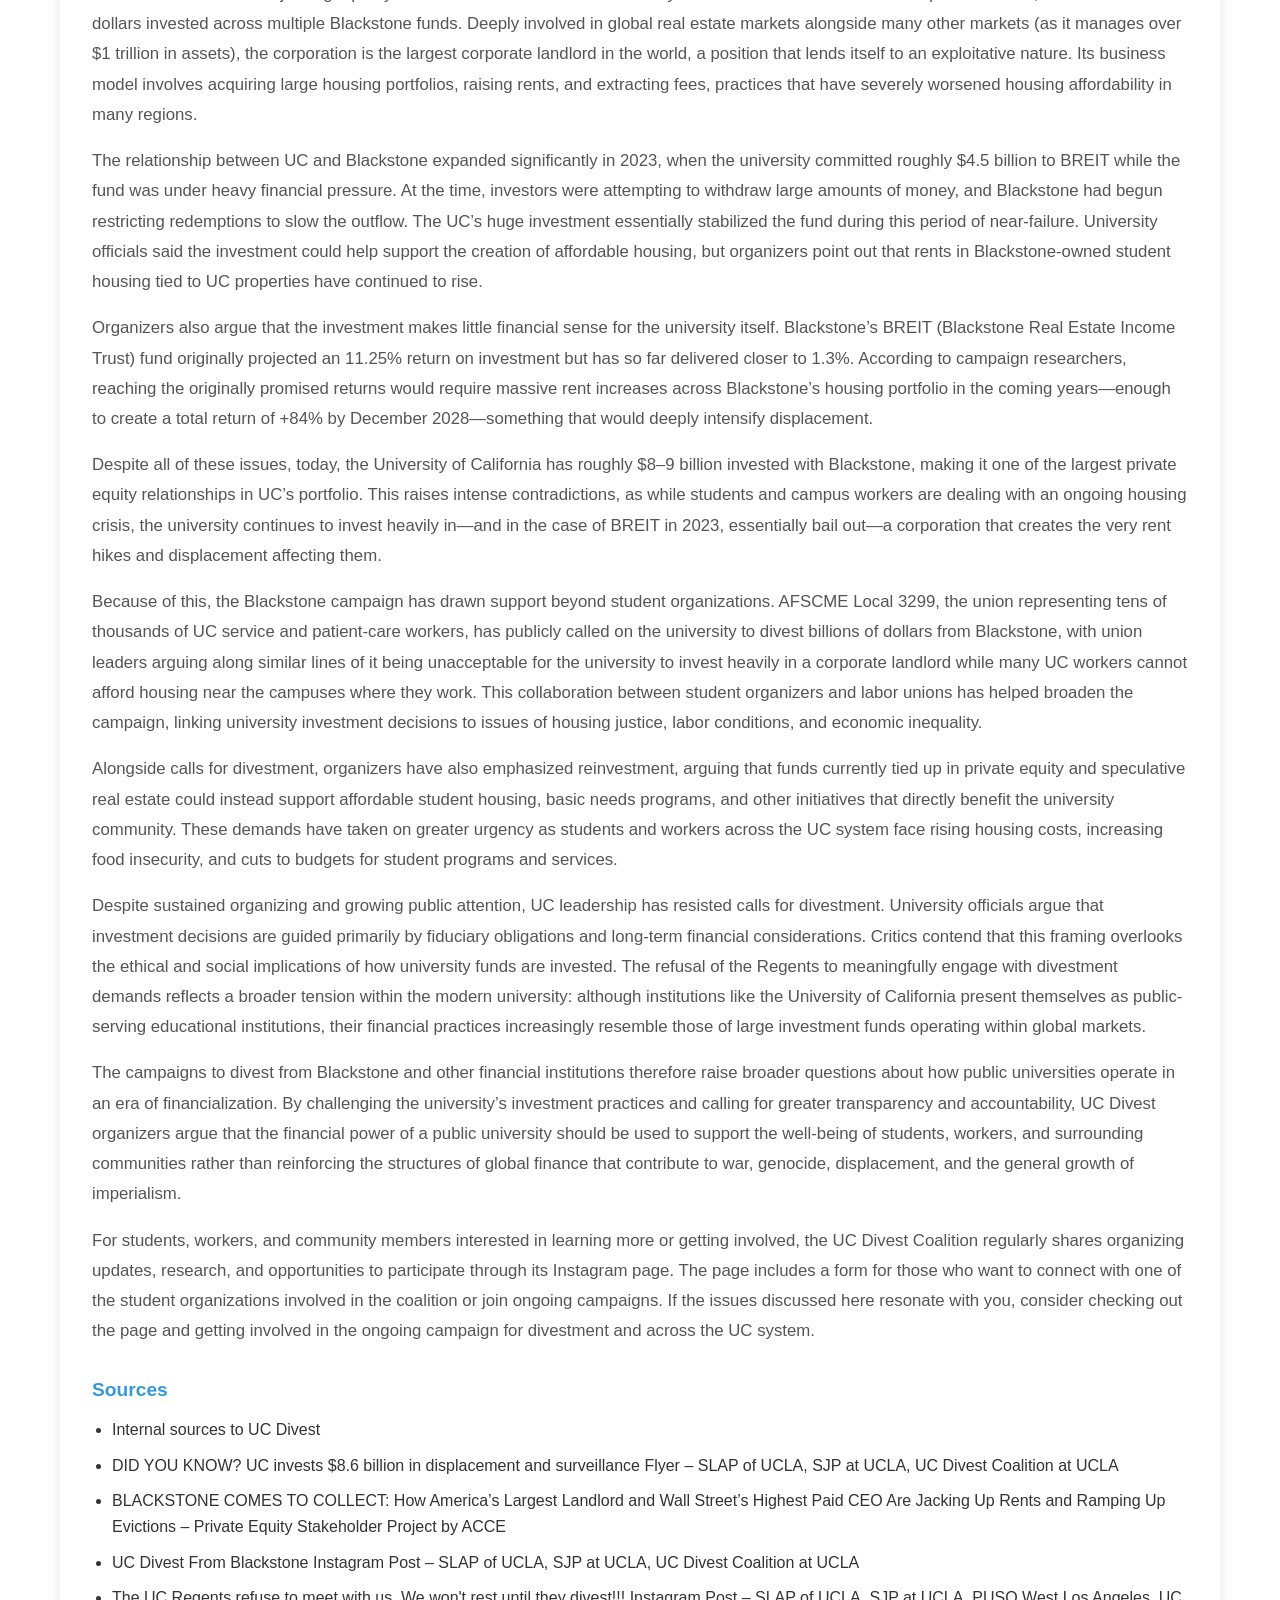
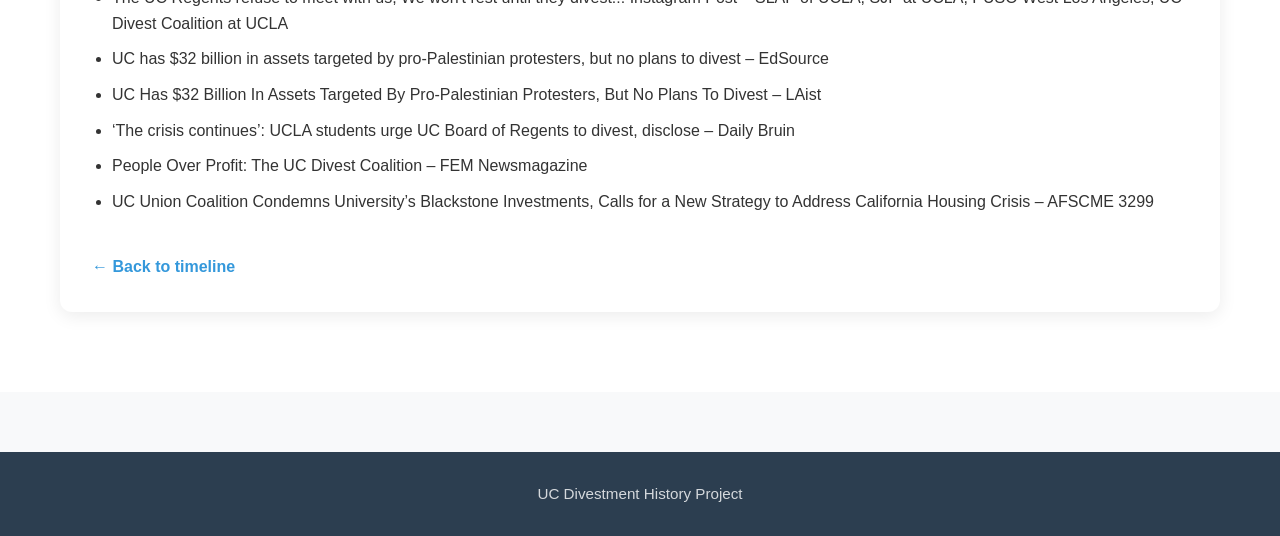
<file: events/Divest.html>
<!doctype html>
<html lang="en">
<head>

<meta charset="UTF-8" />
<meta name="viewport" content="width=device-width, initial-scale=1.0" />

<title>UC Divest Coalition – Campaigns Today | UC Divestment History Project</title>

<link rel="stylesheet" href="../css/style.css" />

<style>

.content-section{
padding:80px 20px;
background:white;
}

.content-card{
background:white;
border-radius:12px;
padding:32px;
box-shadow:0 4px 18px rgba(0,0,0,0.08);
}

.content-card h2{
color:#2c3e50;
font-size:2rem;
margin-bottom:18px;
}

.content-card h3{
color:#3498db;
font-size:1.2rem;
margin:28px 0 12px;
}

.content-card p{
margin-bottom:16px;
color:#555;
font-size:1.05rem;
line-height:1.8;
}

.summary-box{
background:#f4f8fb;
border-left:5px solid #3498db;
padding:20px;
border-radius:10px;
margin-bottom:28px;
}

.summary-box p{
margin:0;
}

.source-list{
margin-top:10px;
padding-left:20px;
}

.source-list li{
margin-bottom:10px;
line-height:1.6;
}

.source-list a{
color:#3498db;
text-decoration:none;
}

.source-list a:hover{
text-decoration:underline;
}

.back-link{
display:inline-block;
margin-top:30px;
color:#3498db;
text-decoration:none;
font-weight:600;
}

.back-link:hover{
text-decoration:underline;
}

</style>

</head>

<body>

<!-- HERO -->

<section class="hero">

<div class="hero-content">

<h1 class="hero-title">UC Divest Coalition – Campaigns Today</h1>



</div>

</section>



<!-- CONTENT -->

<section class="content-section">

<div class="container">

<div class="content-card">

<h2>Overview</h2>

<div class="summary-box">

<p>
 Students across the UC, and especially UCLA, today have continued organizing for divestment through the UC Divest Coalition, with current active campaigns focused largely on divestment from Blackstone, the world’s largest “landlord” and private equity firm generally.</p>

</div>



<p>
In recent years, students across the University of California system have organized campaigns calling on the university to divest from corporations connected to war profiteering, U.S. militarism, and displacement both globally and locally. Much of this organizing happens through the UC Divest Coalition, a network of student organizations founded in 2020 that works across several UC campuses, researching the university’s investment practices and demanding that the administration be more transparent about where UC money is going. While the coalition spans the entire UC system, it’s currently most active at UCLA, where student groups continue to direct campaigns toward the UC Board of Regents, the body that ultimately oversees the university’s investments.
</p>


<p>
The University of California controls one of the largest investment portfolios of any university in the world. UC investments manages roughly $150 billion across the university’s endowment, pension funds, and other financial pools. These funds are invested through a web of asset managers and private equity firms, allowing the university to generate returns through global financial markets. This structure makes it difficult for students, workers, and even many faculty members to see exactly where UC funds are invested. Because of this lack of transparency, many divestment campaigns have paired calls for divestment with demands for disclosure, arguing that the university community has a right to know how the institution’s financial resources are being used.
</p>


<p>
UC Divest organizers have done extensive research into the university’s investment portfolio, and their campaign materials and organizing timelines document repeated attempts by students to meet with the Board of Regents and UC administrators to discuss their findings and proposals—efforts which have largely gone nowhere. In many cases, Regents have simply declined to meet with student coalitions advocating for divestment or have not responded to requests at all.
</p>


<p>
With so many of the UC’s funds tied to companies connected to militarization, surveillance technology, and displacement, UC Divest identified several major investment targets in order to focus their campaigns. These include fossil fuel giant ExxonMobil, financial institutions BlackRock and Blackstone, and venture capital firm Sequoia Capital. These kinds of investments show how the modern university operates not only as a public educational institution but also as a major financial actor deeply embedded in global investment markets.
</p>



<h3>The Blackstone Campaign</h3>

<p>
Of UC Divest’s campaign focuses, one of the most active campaigns being waged today focuses on Blackstone, which is one of the largest private equity firms in the world. At UCLA, this has been led primarily by the Student Labor Advocacy Project (SLAP) and Students for Justice in Palestine (SJP), who frame the issue as both an international justice concern and a local economic one that directly affects students and campus workers.
</p>


<p>
Blackstone became a major target partly because of the scale of the University of California’s financial relationship with the firm, with billions of dollars invested across multiple Blackstone funds. Deeply involved in global real estate markets alongside many other markets (as it manages over $1 trillion in assets), the corporation is the largest corporate landlord in the world, a position that lends itself to an exploitative nature. Its business model involves acquiring large housing portfolios, raising rents, and extracting fees, practices that have severely worsened housing affordability in many regions.
</p>


<p>
The relationship between UC and Blackstone expanded significantly in 2023, when the university committed roughly $4.5 billion to BREIT while the fund was under heavy financial pressure. At the time, investors were attempting to withdraw large amounts of money, and Blackstone had begun restricting redemptions to slow the outflow. The UC’s huge investment essentially stabilized the fund during this period of near-failure. University officials said the investment could help support the creation of affordable housing, but organizers point out that rents in Blackstone-owned student housing tied to UC properties have continued to rise.
</p>


<p>
Organizers also argue that the investment makes little financial sense for the university itself. Blackstone’s BREIT (Blackstone Real Estate Income Trust) fund originally projected an 11.25% return on investment but has so far delivered closer to 1.3%. According to campaign researchers, reaching the originally promised returns would require massive rent increases across Blackstone’s housing portfolio in the coming years—enough to create a total return of +84% by December 2028—something that would deeply intensify displacement.
</p>


<p>
Despite all of these issues, today, the University of California has roughly $8–9 billion invested with Blackstone, making it one of the largest private equity relationships in UC’s portfolio. This raises intense contradictions, as while students and campus workers are dealing with an ongoing housing crisis, the university continues to invest heavily in—and in the case of BREIT in 2023, essentially bail out—a corporation that creates the very rent hikes and displacement affecting them.
</p>


<p>
Because of this, the Blackstone campaign has drawn support beyond student organizations. AFSCME Local 3299, the union representing tens of thousands of UC service and patient-care workers, has publicly called on the university to divest billions of dollars from Blackstone, with union leaders arguing along similar lines of it being unacceptable for the university to invest heavily in a corporate landlord while many UC workers cannot afford housing near the campuses where they work. This collaboration between student organizers and labor unions has helped broaden the campaign, linking university investment decisions to issues of housing justice, labor conditions, and economic inequality.
</p>


<p>
Alongside calls for divestment, organizers have also emphasized reinvestment, arguing that funds currently tied up in private equity and speculative real estate could instead support affordable student housing, basic needs programs, and other initiatives that directly benefit the university community. These demands have taken on greater urgency as students and workers across the UC system face rising housing costs, increasing food insecurity, and cuts to budgets for student programs and services.
</p>


<p>
Despite sustained organizing and growing public attention, UC leadership has resisted calls for divestment. University officials argue that investment decisions are guided primarily by fiduciary obligations and long-term financial considerations. Critics contend that this framing overlooks the ethical and social implications of how university funds are invested. The refusal of the Regents to meaningfully engage with divestment demands reflects a broader tension within the modern university: although institutions like the University of California present themselves as public-serving educational institutions, their financial practices increasingly resemble those of large investment funds operating within global markets.
</p>


<p>
The campaigns to divest from Blackstone and other financial institutions therefore raise broader questions about how public universities operate in an era of financialization. By challenging the university’s investment practices and calling for greater transparency and accountability, UC Divest organizers argue that the financial power of a public university should be used to support the well-being of students, workers, and surrounding communities rather than reinforcing the structures of global finance that contribute to war, genocide, displacement, and the general growth of imperialism.
</p>


<p>
For students, workers, and community members interested in learning more or getting involved, the UC Divest Coalition regularly shares organizing updates, research, and opportunities to participate through its Instagram page. The page includes a form for those who want to connect with one of the student organizations involved in the coalition or join ongoing campaigns. If the issues discussed here resonate with you, consider checking out the page and getting involved in the ongoing campaign for divestment and across the UC system.
</p>



<h3>Sources</h3>

<ul class="source-list">

<li>Internal sources to UC Divest</li>

<li>DID YOU KNOW? UC invests $8.6 billion in displacement and surveillance Flyer – SLAP of UCLA, SJP at UCLA, UC Divest Coalition at UCLA</li>

<li>BLACKSTONE COMES TO COLLECT: How America’s Largest Landlord and Wall Street’s Highest Paid CEO Are Jacking Up Rents and Ramping Up Evictions – Private Equity Stakeholder Project by ACCE</li>

<li>UC Divest From Blackstone Instagram Post – SLAP of UCLA, SJP at UCLA, UC Divest Coalition at UCLA</li>

<li>The UC Regents refuse to meet with us, We won't rest until they divest!!! Instagram Post – SLAP of UCLA, SJP at UCLA, PUSO West Los Angeles, UC Divest Coalition at UCLA</li>

<li>UC has $32 billion in assets targeted by pro-Palestinian protesters, but no plans to divest – EdSource</li>

<li>UC Has $32 Billion In Assets Targeted By Pro-Palestinian Protesters, But No Plans To Divest – LAist</li>

<li>‘The crisis continues’: UCLA students urge UC Board of Regents to divest, disclose – Daily Bruin</li>

<li>People Over Profit: The UC Divest Coalition – FEM Newsmagazine</li>

<li>UC Union Coalition Condemns University’s Blackstone Investments, Calls for a New Strategy to Address California Housing Crisis – AFSCME 3299</li>

</ul>


<a href="../index.html" class="back-link">← Back to timeline</a>

</div>

</div>

</div>

</section>



<footer class="footer">

<div class="container">
<p>UC Divestment History Project</p>
</div>

</footer>

</body>
</html>
</file>
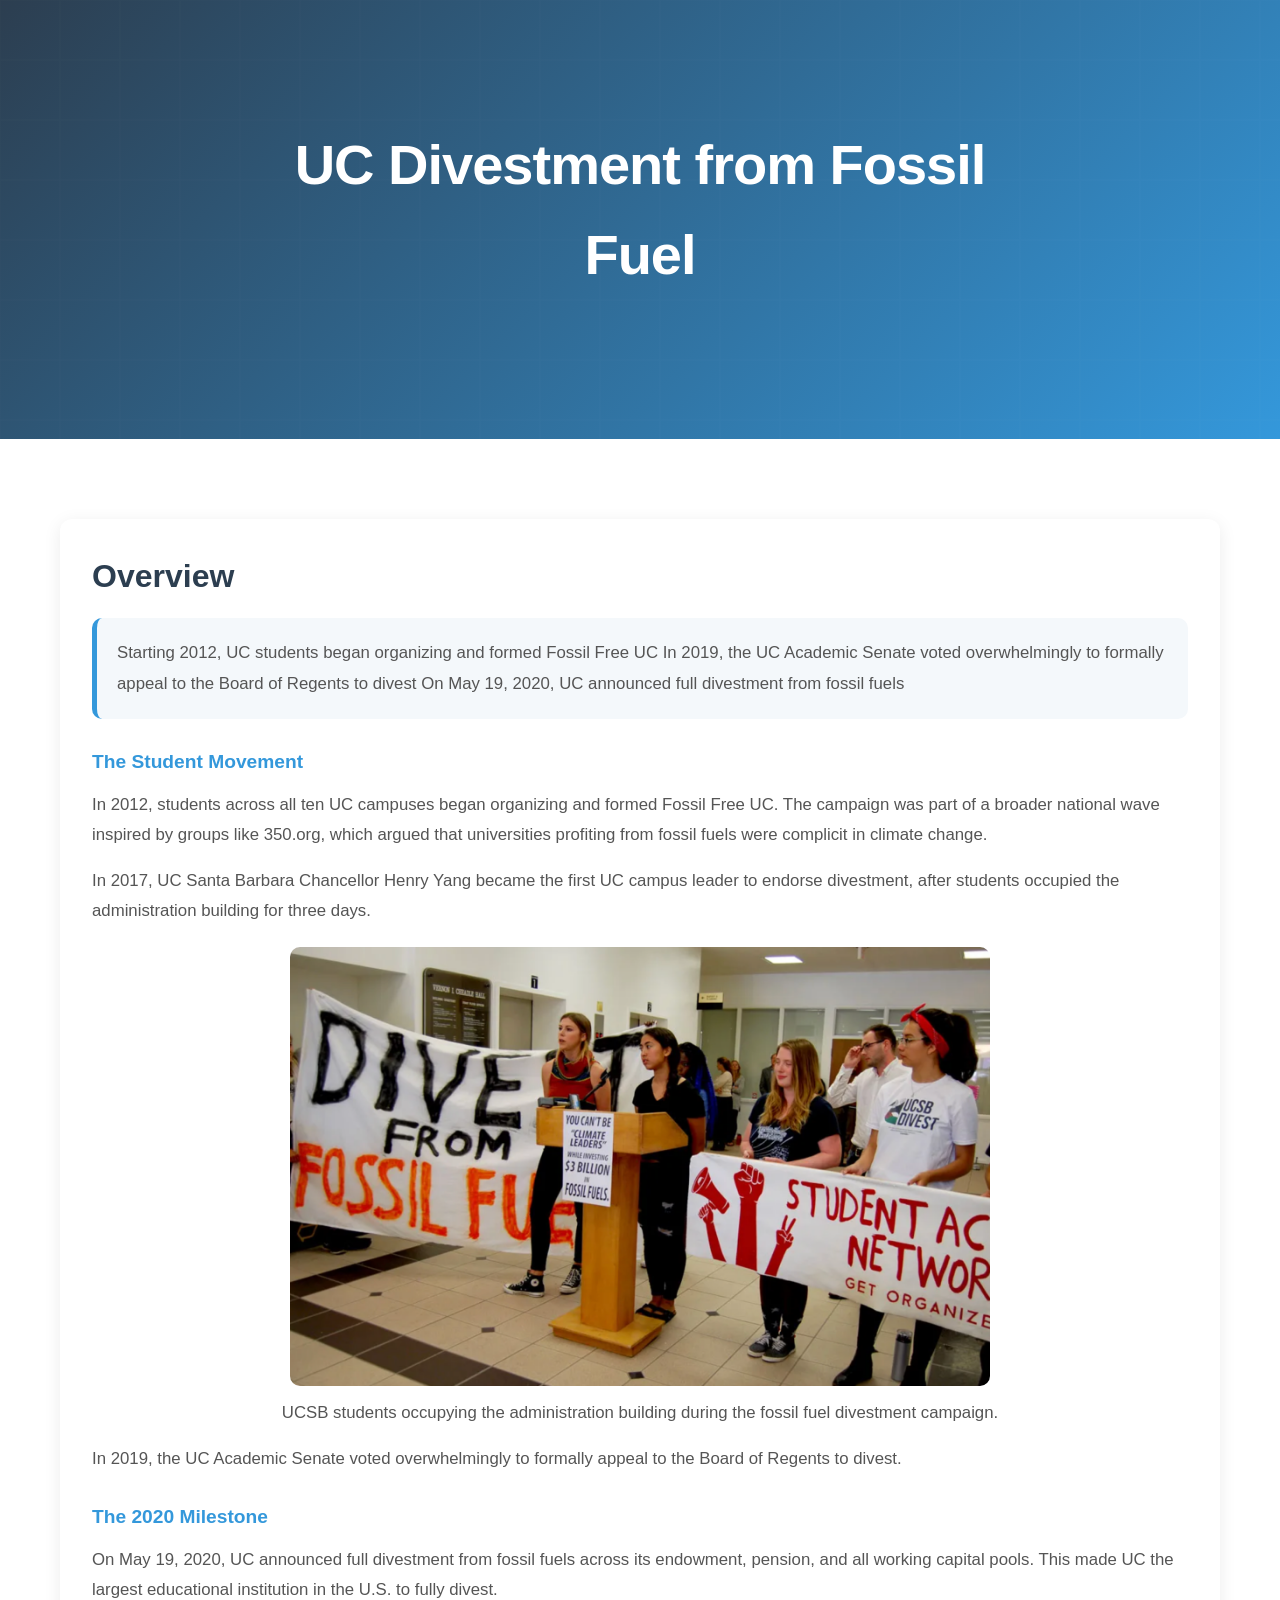
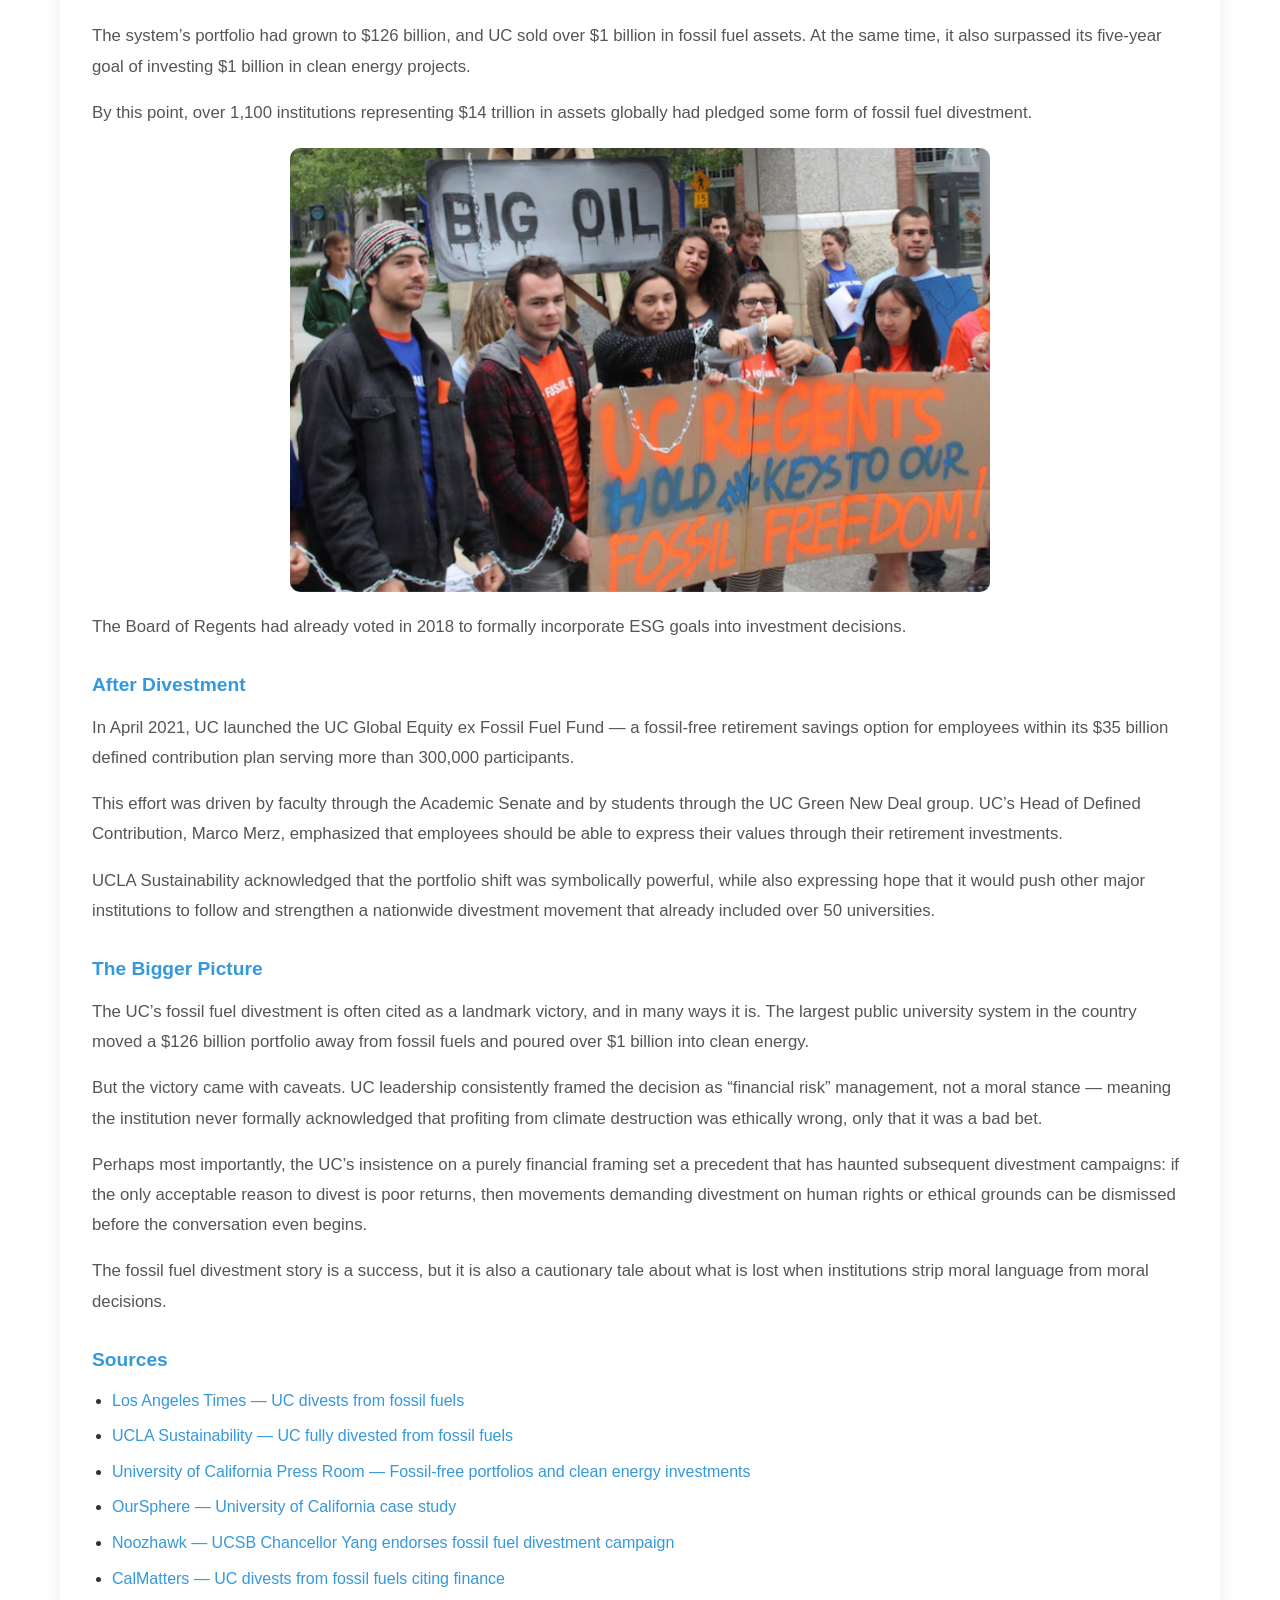
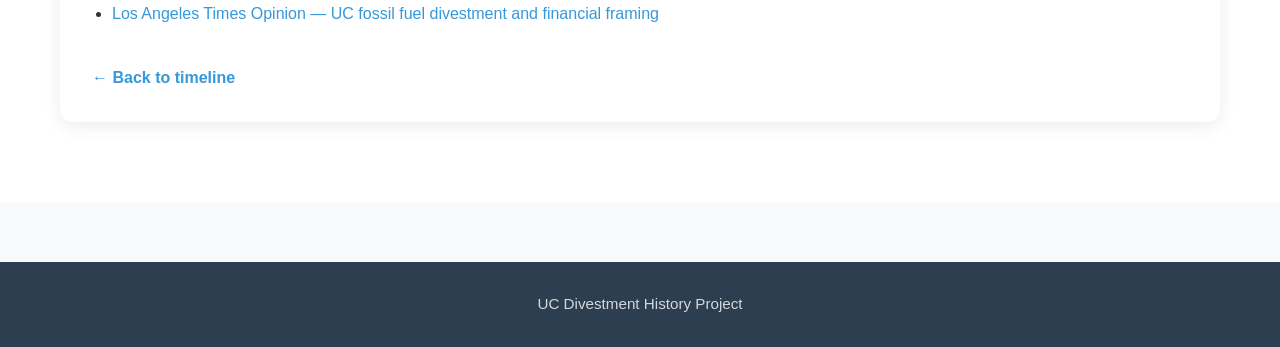
<file: events/Fossil.html>
<!doctype html>
<html lang="en">
  <head>
    <meta charset="UTF-8" />
    <meta name="viewport" content="width=device-width, initial-scale=1.0" />
    <title>UC Divestment from Fossil Fuel | UC Divestment History Project</title>
    <link rel="stylesheet" href="../css/style.css" />
    <style>
      .content-section {
        padding: 80px 20px;
        background: white;
      }

      .content-grid {
        display: grid;
        grid-template-columns: 1fr;
        gap: 32px;
      }

      .content-card {
        background: white;
        border-radius: 12px;
        padding: 32px;
        box-shadow: 0 4px 18px rgba(0, 0, 0, 0.08);
      }

      .content-card h2 {
        color: #2c3e50;
        font-size: 2rem;
        margin-bottom: 16px;
      }

      .content-card h3 {
        color: #3498db;
        font-size: 1.2rem;
        margin: 28px 0 12px;
      }

      .content-card p {
        margin-bottom: 16px;
        color: #555;
        font-size: 1.05rem;
        line-height: 1.8;
      }

      .summary-box {
        background: #f4f8fb;
        border-left: 5px solid #3498db;
        padding: 20px;
        border-radius: 10px;
        margin-bottom: 24px;
      }

      .summary-box p {
        margin: 0;
      }

      .back-link {
        display: inline-block;
        margin-top: 28px;
        color: #3498db;
        text-decoration: none;
        font-weight: 600;
      }

      .back-link:hover {
        text-decoration: underline;
      }

      .source-list {
        margin-top: 10px;
        padding-left: 20px;
      }

      .source-list li {
        margin-bottom: 10px;
        line-height: 1.6;
      }

      .source-list a {
        color: #3498db;
        text-decoration: none;
      }

      .source-list a:hover {
        text-decoration: underline;
      }

      .image-caption {
        text-align: center;
        font-size: 0.95rem;
        color: #7f8c8d;
        margin-top: -8px;
        margin-bottom: 20px;
      }

      @media (max-width: 768px) {
        .content-card {
          padding: 24px;
        }

        .content-card h2 {
          font-size: 1.7rem;
        }
      }
    </style>
  </head>
  <body>
    <!-- Hero Section -->
    <section class="hero">
      <div class="hero-content">
        <h1 class="hero-title">UC Divestment from Fossil Fuel</h1>
       
      </div>
    </section>

    <!-- Main Content -->
    <section class="content-section">
      <div class="container">
        <div class="content-grid">
          <div class="content-card">
            <h2>Overview</h2>

            <div class="summary-box">
              <p>
                Starting 2012, UC students began organizing and formed Fossil Free UC
      In 2019, the UC Academic Senate voted overwhelmingly to formally appeal to the Board of Regents to divest
      On May 19, 2020, UC announced full divestment from fossil fuels
              </p>
            </div>

            <h3>The Student Movement</h3>

            <p>
              In 2012, students across all ten UC campuses began organizing and formed Fossil Free
              UC. The campaign was part of a broader national wave inspired by groups like 350.org,
              which argued that universities profiting from fossil fuels were complicit in climate
              change.
            </p>

            <p>
              In 2017, UC Santa Barbara Chancellor Henry Yang became the first UC campus leader to
              endorse divestment, after students occupied the administration building for three
              days.
            </p>

            <img
              src="../images/fossil1.png"
              alt="UCSB students occupying administration building during fossil fuel divestment protest"
              class="article-image"
            />
            <p class="image-caption">
              UCSB students occupying the administration building during the fossil fuel divestment campaign.
            </p>

            <p>
              In 2019, the UC Academic Senate voted overwhelmingly to formally appeal to the Board
              of Regents to divest.
            </p>

            <h3>The 2020 Milestone</h3>

            <p>
              On May 19, 2020, UC announced full divestment from fossil fuels across its endowment,
              pension, and all working capital pools. This made UC the largest educational
              institution in the U.S. to fully divest.
            </p>

            <p>
              The system’s portfolio had grown to $126 billion, and UC sold over $1 billion in
              fossil fuel assets. At the same time, it also surpassed its five-year goal of
              investing $1 billion in clean energy projects.
            </p>

            <p>
              By this point, over 1,100 institutions representing $14 trillion in assets globally
              had pledged some form of fossil fuel divestment.
            </p>

            <img
              src="../images/fossil2.png"
              alt="UCSB students occupying administration building during fossil fuel divestment protest"
              class="article-image"
            />

            <p>
              The Board of Regents had already voted in 2018 to formally incorporate ESG goals into
              investment decisions.
            </p>

            <h3>After Divestment</h3>

            <p>
              In April 2021, UC launched the UC Global Equity ex Fossil Fuel Fund — a fossil-free
              retirement savings option for employees within its $35 billion defined contribution
              plan serving more than 300,000 participants.
            </p>

            <p>
              This effort was driven by faculty through the Academic Senate and by students through
              the UC Green New Deal group. UC’s Head of Defined Contribution, Marco Merz,
              emphasized that employees should be able to express their values through their
              retirement investments.
            </p>

            <p>
              UCLA Sustainability acknowledged that the portfolio shift was symbolically powerful,
              while also expressing hope that it would push other major institutions to follow and
              strengthen a nationwide divestment movement that already included over 50
              universities.
            </p>

            <h3>The Bigger Picture</h3>

            <p>
              The UC’s fossil fuel divestment is often cited as a landmark victory, and in many
              ways it is. The largest public university system in the country moved a $126 billion
              portfolio away from fossil fuels and poured over $1 billion into clean energy.
            </p>

            <p>
              But the victory came with caveats. UC leadership consistently framed the decision as
              “financial risk” management, not a moral stance — meaning the institution never
              formally acknowledged that profiting from climate destruction was ethically wrong,
              only that it was a bad bet.
            </p>

            <p>
              Perhaps most importantly, the UC’s insistence on a purely financial framing set a
              precedent that has haunted subsequent divestment campaigns: if the only acceptable
              reason to divest is poor returns, then movements demanding divestment on human rights
              or ethical grounds can be dismissed before the conversation even begins.
            </p>

            <p>
              The fossil fuel divestment story is a success, but it is also a cautionary tale about
              what is lost when institutions strip moral language from moral decisions.
            </p>

           

            <h3>Sources</h3>
            <ul class="source-list">
              <li>
                <a href="https://www.latimes.com/california/story/2020-05-19/uc-fossil-fuel-divest-climate-change" target="_blank" rel="noopener noreferrer">
                  Los Angeles Times — UC divests from fossil fuels
                </a>
              </li>
              <li>
                <a href="https://sustain.ucla.edu/2020/05/31/uc-fully-divested-from-fossil-fuels/" target="_blank" rel="noopener noreferrer">
                  UCLA Sustainability — UC fully divested from fossil fuels
                </a>
              </li>
              <li>
                <a href="https://www.universityofcalifornia.edu/press-room/ucs-investment-portfolios-fossil-free-clean-energy-investments-top-1-billion" target="_blank" rel="noopener noreferrer">
                  University of California Press Room — Fossil-free portfolios and clean energy investments
                </a>
              </li>
              <li>
                <a href="https://www.oursphere.org/news/case-study-university-of-california" target="_blank" rel="noopener noreferrer">
                  OurSphere — University of California case study
                </a>
              </li>
              <li>
                <a href="https://www.noozhawk.com/ucsb_chancellor_yang_endorses_fossil_fuel_divestment_campaign/" target="_blank" rel="noopener noreferrer">
                  Noozhawk — UCSB Chancellor Yang endorses fossil fuel divestment campaign
                </a>
              </li>
              <li>
                <a href="https://calmatters.org/education/higher-education/2019/09/uc-divests-fossil-fuels-citing-finance-renewable-energy-climate-change/" target="_blank" rel="noopener noreferrer">
                  CalMatters — UC divests from fossil fuels citing finance
                </a>
              </li>
              <li>
                <a href="https://www.latimes.com/opinion/story/2019-09-16/divestment-fossil-fuel-university-of-california-climate-change" target="_blank" rel="noopener noreferrer">
                  Los Angeles Times Opinion — UC fossil fuel divestment and financial framing
                </a>
              </li>
            </ul>

            <a href="../index.html" class="back-link">← Back to timeline</a>
          </div>
        </div>
      </div>
    </section>

    <footer class="footer">
      <div class="container">
        <p>UC Divestment History Project</p>
      </div>
    </footer>
  </body>
</html>
</file>
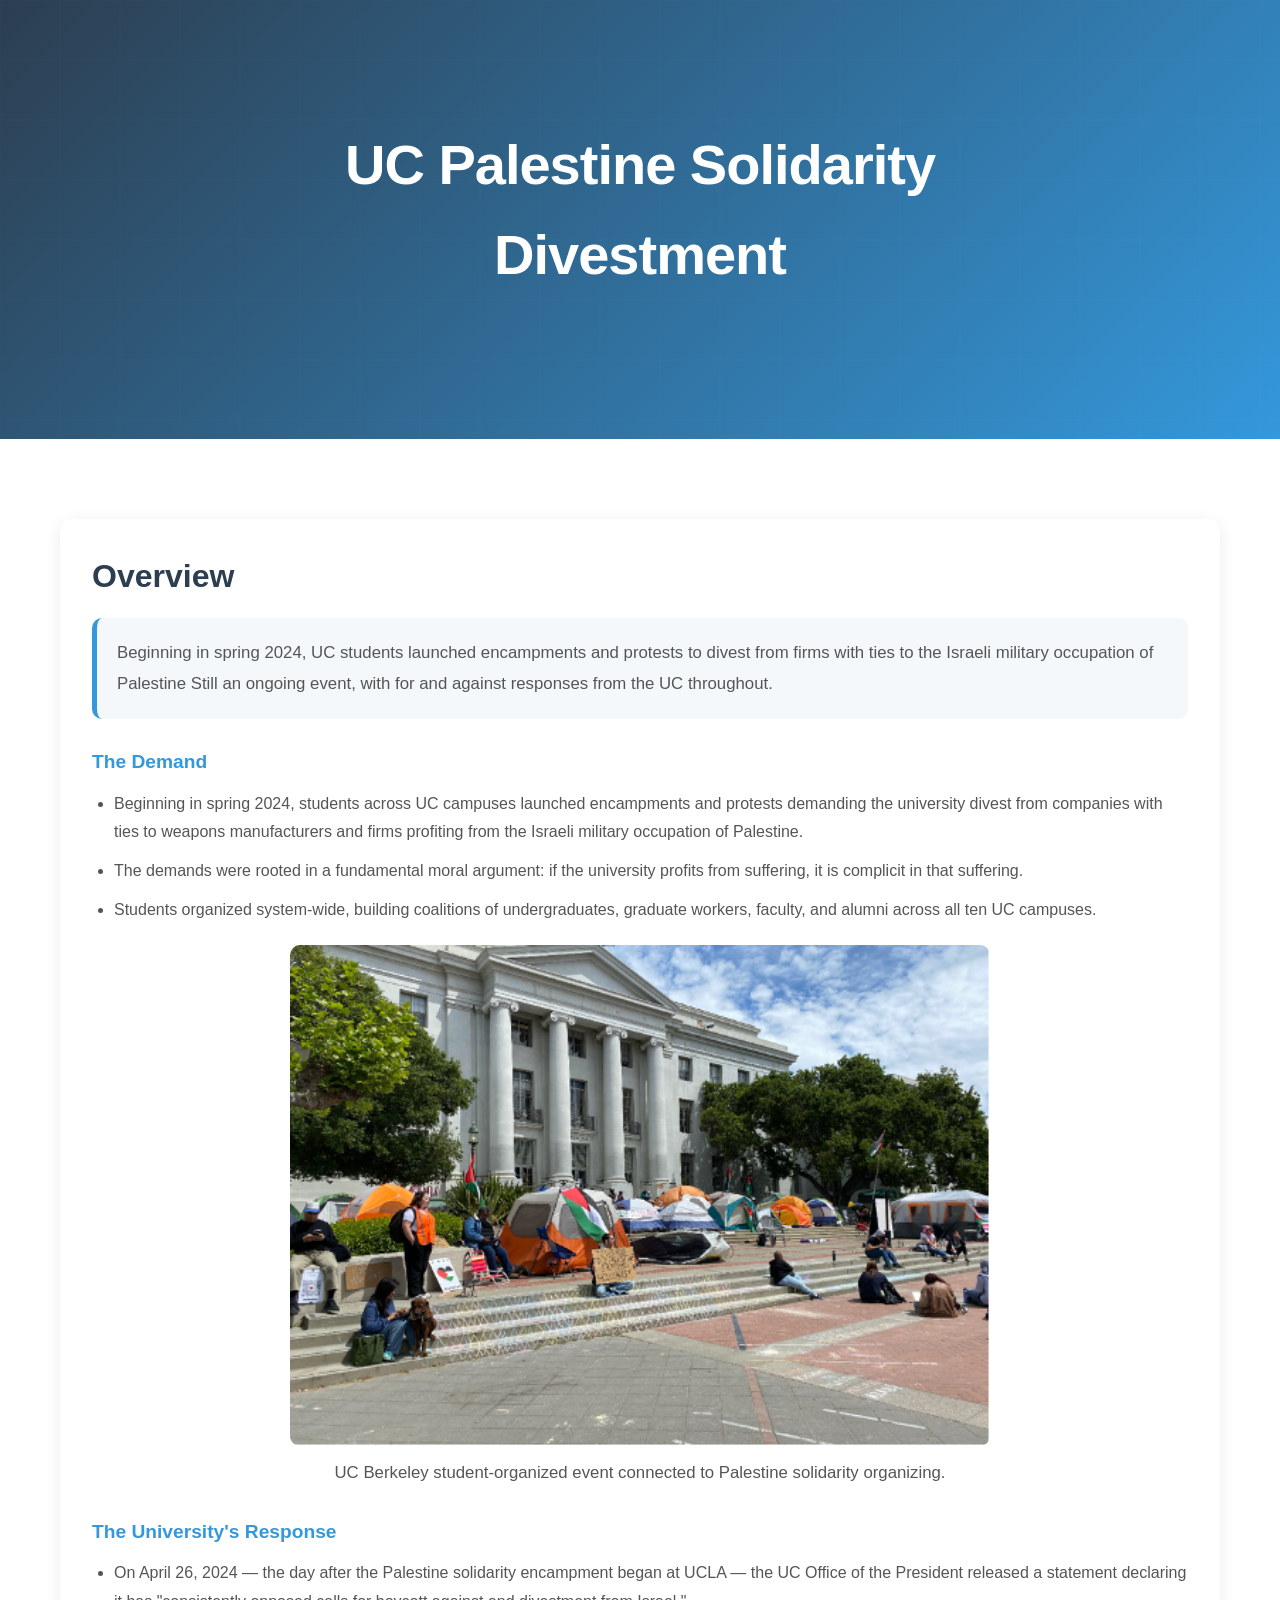
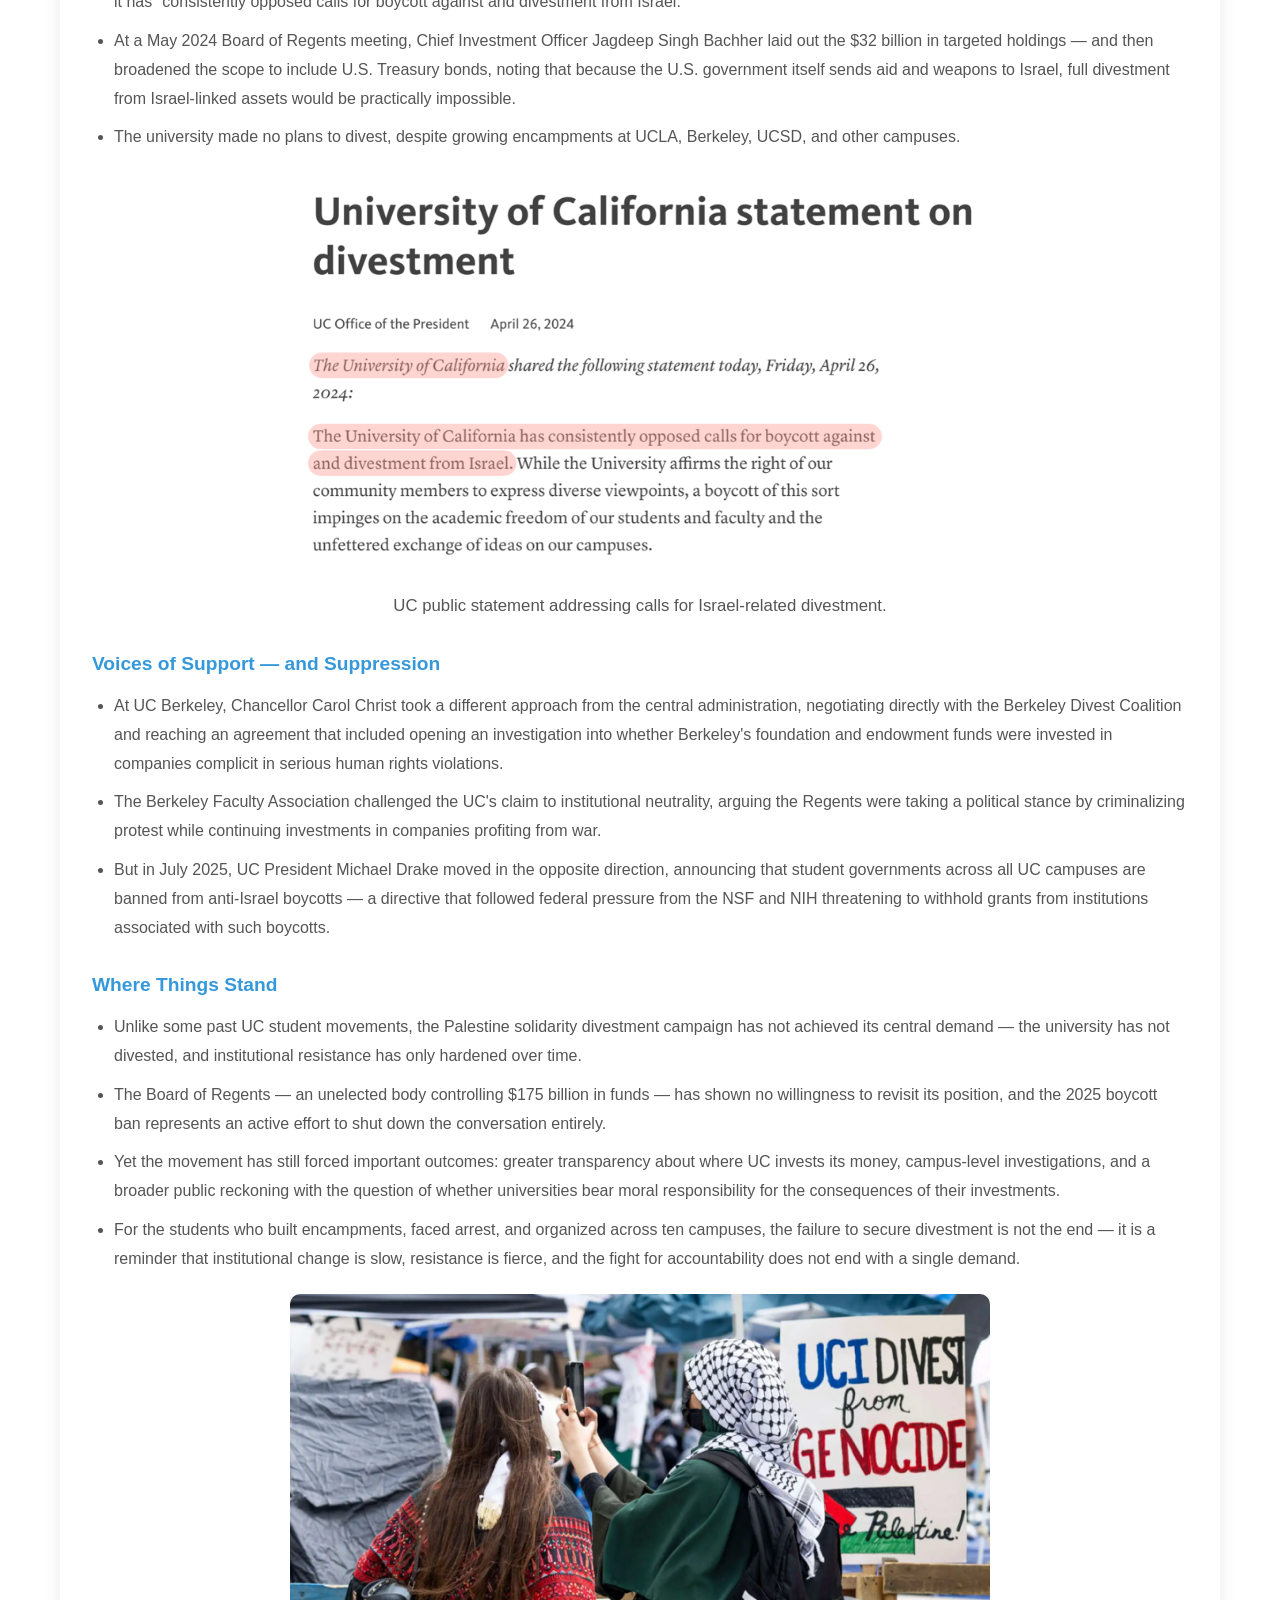
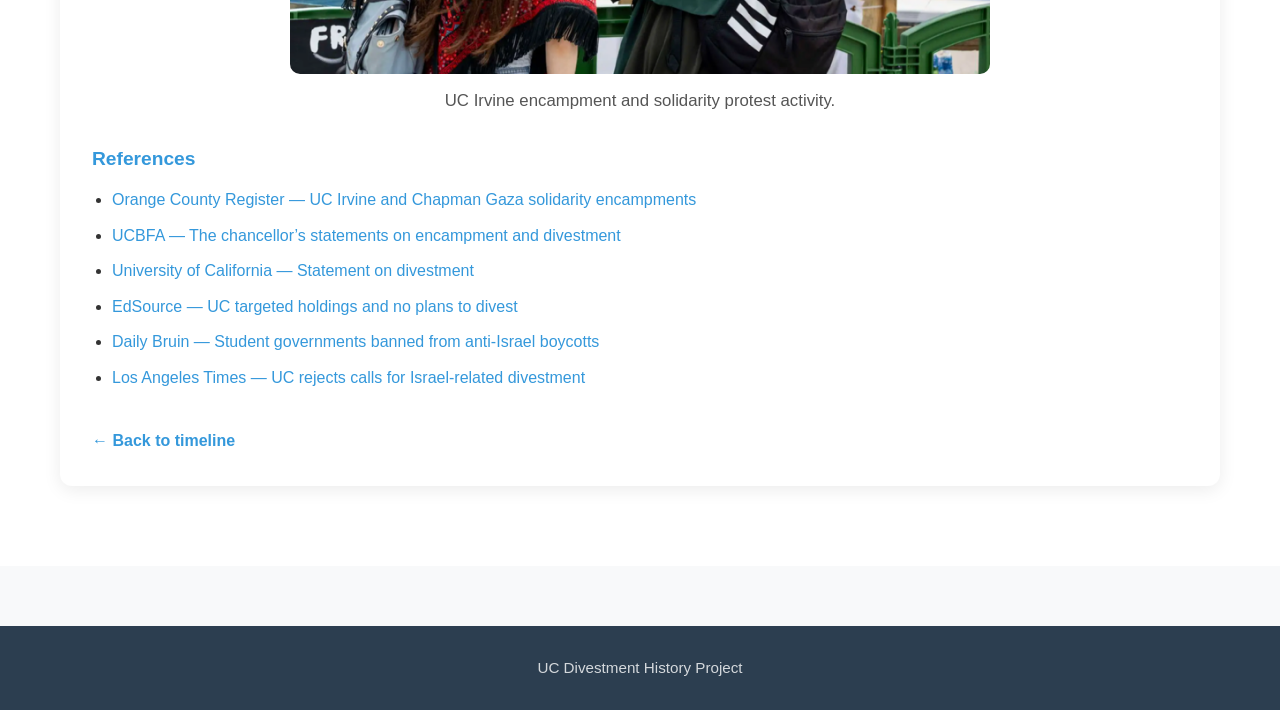
<file: events/Palestine.html>
<!doctype html>
<html lang="en">
  <head>
    <meta charset="UTF-8" />
    <meta name="viewport" content="width=device-width, initial-scale=1.0" />
    <title>UC Palestine Solidarity Divestment | UC Divestment History Project</title>
    <link rel="stylesheet" href="../css/style.css" />
    <style>
      .content-section {
        padding: 80px 20px;
        background: white;
      }

      .content-grid {
        display: grid;
        grid-template-columns: 1fr;
        gap: 32px;
      }

      .content-card {
        background: white;
        border-radius: 12px;
        padding: 32px;
        box-shadow: 0 4px 18px rgba(0, 0, 0, 0.08);
      }

      .content-card h2 {
        color: #2c3e50;
        font-size: 2rem;
        margin-bottom: 16px;
      }

      .content-card h3 {
        color: #3498db;
        font-size: 1.2rem;
        margin: 28px 0 12px;
      }

      .content-card p {
        margin-bottom: 16px;
        color: #555;
        font-size: 1.05rem;
        line-height: 1.8;
      }

      .summary-box {
        background: #f4f8fb;
        border-left: 5px solid #3498db;
        padding: 20px;
        border-radius: 10px;
        margin-bottom: 24px;
      }

      .summary-box p {
        margin: 0;
      }

      .bullet-list {
        margin: 0 0 18px 22px;
        color: #555;
      }

      .bullet-list li {
        margin-bottom: 10px;
        line-height: 1.8;
      }

      .back-link {
        display: inline-block;
        margin-top: 28px;
        color: #3498db;
        text-decoration: none;
        font-weight: 600;
      }

      .back-link:hover {
        text-decoration: underline;
      }

      .source-list {
        margin-top: 10px;
        padding-left: 20px;
      }

      .source-list li {
        margin-bottom: 10px;
        line-height: 1.6;
      }

      .source-list a {
        color: #3498db;
        text-decoration: none;
      }

      .source-list a:hover {
        text-decoration: underline;
      }

      .image-caption {
        text-align: center;
        font-size: 0.95rem;
        color: #7f8c8d;
        margin-top: -8px;
        margin-bottom: 20px;
      }

      .status-pill {
        display: inline-block;
        margin-top: 12px;
        padding: 8px 14px;
        background: rgba(52, 152, 219, 0.12);
        color: #3498db;
        border-radius: 999px;
        font-weight: 600;
        font-size: 0.95rem;
      }

      @media (max-width: 768px) {
        .content-card {
          padding: 24px;
        }

        .content-card h2 {
          font-size: 1.7rem;
        }
      }
    </style>
  </head>
  <body>
    <!-- Hero Section -->
    <section class="hero">
      <div class="hero-content">
        <h1 class="hero-title">UC Palestine Solidarity Divestment</h1>
        
      </div>
    </section>

    <!-- Main Content -->
    <section class="content-section">
      <div class="container">
        <div class="content-grid">
          <div class="content-card">
            <h2>Overview</h2>

            <div class="summary-box">
              <p>
                Beginning in spring 2024, UC students launched encampments and protests to divest from firms with ties to the Israeli military occupation of Palestine
Still an ongoing event, with for and against responses from the UC throughout.

              </p>
            </div>

            <h3>The Demand</h3>

            <ul class="bullet-list">
              <li>
                Beginning in spring 2024, students across UC campuses launched encampments and
                protests demanding the university divest from companies with ties to weapons
                manufacturers and firms profiting from the Israeli military occupation of Palestine.
              </li>
              <li>
                The demands were rooted in a fundamental moral argument: if the university profits
                from suffering, it is complicit in that suffering.
              </li>
              <li>
                Students organized system-wide, building coalitions of undergraduates, graduate
                workers, faculty, and alumni across all ten UC campuses.
              </li>
            </ul>

            <img
              src="../images/palestine1.png"
              alt="UC Berkeley student-organized Palestine solidarity event"
              class="article-image"
            />
            <p class="image-caption">
              UC Berkeley student-organized event connected to Palestine solidarity organizing.
            </p>

            <h3>The University's Response</h3>

            <ul class="bullet-list">
              <li>
                On April 26, 2024 — the day after the Palestine solidarity encampment began at UCLA
                — the UC Office of the President released a statement declaring it has
                "consistently opposed calls for boycott against and divestment from Israel."
              </li>
              <li>
                At a May 2024 Board of Regents meeting, Chief Investment Officer Jagdeep Singh
                Bachher laid out the $32 billion in targeted holdings — and then broadened the
                scope to include U.S. Treasury bonds, noting that because the U.S. government
                itself sends aid and weapons to Israel, full divestment from Israel-linked assets
                would be practically impossible.
              </li>
              <li>
                The university made no plans to divest, despite growing encampments at UCLA,
                Berkeley, UCSD, and other campuses.
              </li>
            </ul>

            <img
              src="../images/palestine2.png"
              alt="UC statement on divestment from Israel"
              class="article-image"
            />
            <p class="image-caption">
              UC public statement addressing calls for Israel-related divestment.
            </p>

            <h3>Voices of Support — and Suppression</h3>

            <ul class="bullet-list">
              <li>
                At UC Berkeley, Chancellor Carol Christ took a different approach from the central
                administration, negotiating directly with the Berkeley Divest Coalition and
                reaching an agreement that included opening an investigation into whether
                Berkeley's foundation and endowment funds were invested in companies complicit in
                serious human rights violations.
              </li>
              <li>
                The Berkeley Faculty Association challenged the UC's claim to institutional
                neutrality, arguing the Regents were taking a political stance by criminalizing
                protest while continuing investments in companies profiting from war.
              </li>
              <li>
                But in July 2025, UC President Michael Drake moved in the opposite direction,
                announcing that student governments across all UC campuses are banned from
                anti-Israel boycotts — a directive that followed federal pressure from the NSF and
                NIH threatening to withhold grants from institutions associated with such boycotts.
              </li>
            </ul>

            <h3>Where Things Stand</h3>

            <ul class="bullet-list">
              <li>
                Unlike some past UC student movements, the Palestine solidarity divestment campaign
                has not achieved its central demand — the university has not divested, and
                institutional resistance has only hardened over time.
              </li>
              <li>
                The Board of Regents — an unelected body controlling $175 billion in funds — has
                shown no willingness to revisit its position, and the 2025 boycott ban represents
                an active effort to shut down the conversation entirely.
              </li>
              <li>
                Yet the movement has still forced important outcomes: greater transparency about
                where UC invests its money, campus-level investigations, and a broader public
                reckoning with the question of whether universities bear moral responsibility for
                the consequences of their investments.
              </li>
              <li>
                For the students who built encampments, faced arrest, and organized across ten
                campuses, the failure to secure divestment is not the end — it is a reminder that
                institutional change is slow, resistance is fierce, and the fight for
                accountability does not end with a single demand.
              </li>
            </ul>

            <img
              src="../images/palestine3.png"
              alt="UC Irvine pro-Palestinian encampment event"
              class="article-image"
            />
            <p class="image-caption">
              UC Irvine encampment and solidarity protest activity.
            </p>

            <h3>References</h3>
            <ul class="source-list">
              <li>
                <a href="https://www.ocregister.com/2024/05/03/uc-irvine-chapman-university-gaza-solidarity-encampments-continue/" target="_blank" rel="noopener noreferrer">
                  Orange County Register — UC Irvine and Chapman Gaza solidarity encampments
                </a>
              </li>
              <li>
                <a href="https://ucbfa.org/2024/05/the-chancellors-statements-on-encampment-and-divestment/" target="_blank" rel="noopener noreferrer">
                  UCBFA — The chancellor’s statements on encampment and divestment
                </a>
              </li>
              <li>
                <a href="https://www.universityofcalifornia.edu/press-room/university-california-statement-divestment" target="_blank" rel="noopener noreferrer">
                  University of California — Statement on divestment
                </a>
              </li>
              <li>
                <a href="https://edsource.org/2024/uc-has-32-billion-in-assets-targeted-by-pro-palestinian-protesters-but-no-plans-to-divest/711864" target="_blank" rel="noopener noreferrer">
                  EdSource — UC targeted holdings and no plans to divest
                </a>
              </li>
              <li>
                <a href="https://dailybruin.com/2025/07/03/student-governments-across-uc-campuses-banned-from-anti-israel-boycotts" target="_blank" rel="noopener noreferrer">
                  Daily Bruin — Student governments banned from anti-Israel boycotts
                </a>
              </li>
              <li>
                <a href="https://www.latimes.com/california/story/2024-04-27/uc-rejects-calls-for-israel-related-divestment-boycotts-driving-pro-palestinian-protests" target="_blank" rel="noopener noreferrer">
                  Los Angeles Times — UC rejects calls for Israel-related divestment
                </a>
              </li>
            </ul>

            <a href="../index.html" class="back-link">← Back to timeline</a>
          </div>
        </div>
      </div>
    </section>

    <footer class="footer">
      <div class="container">
        <p>UC Divestment History Project</p>
      </div>
    </footer>
  </body>
</html>
</file>
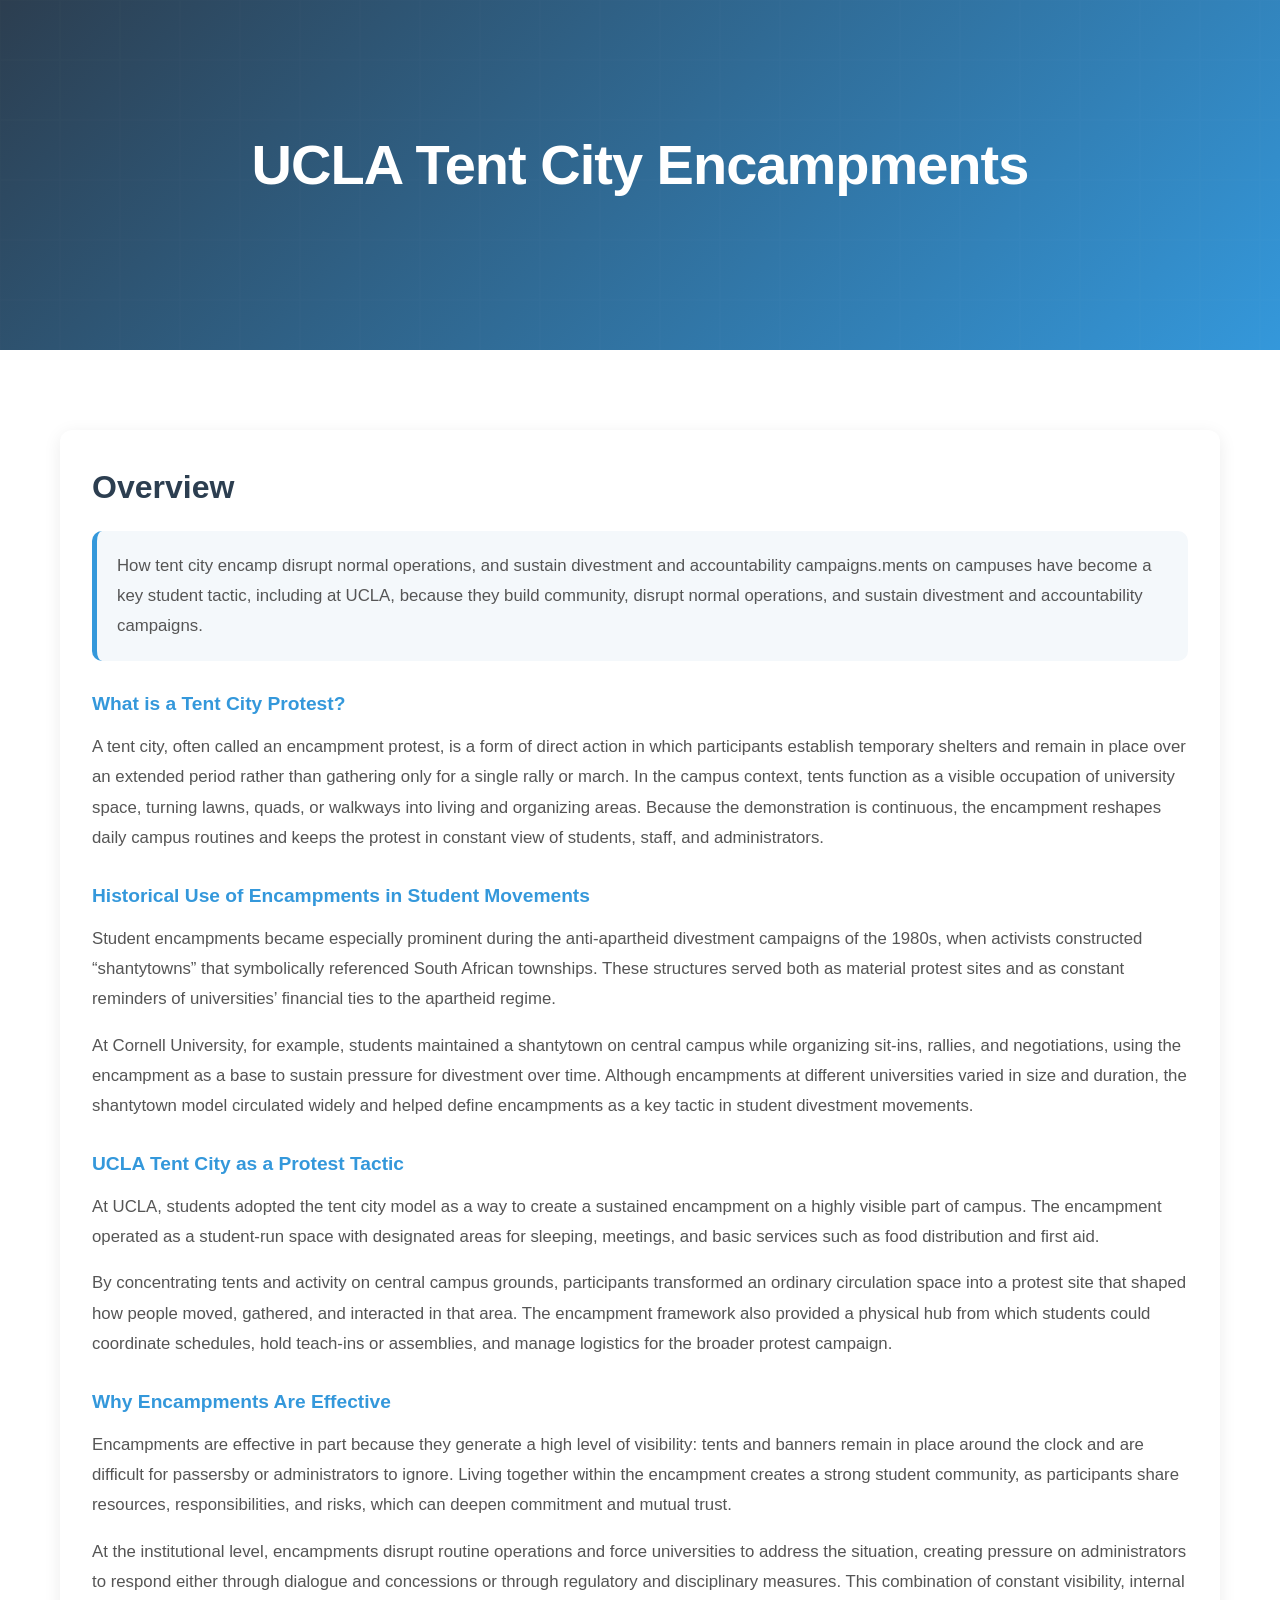
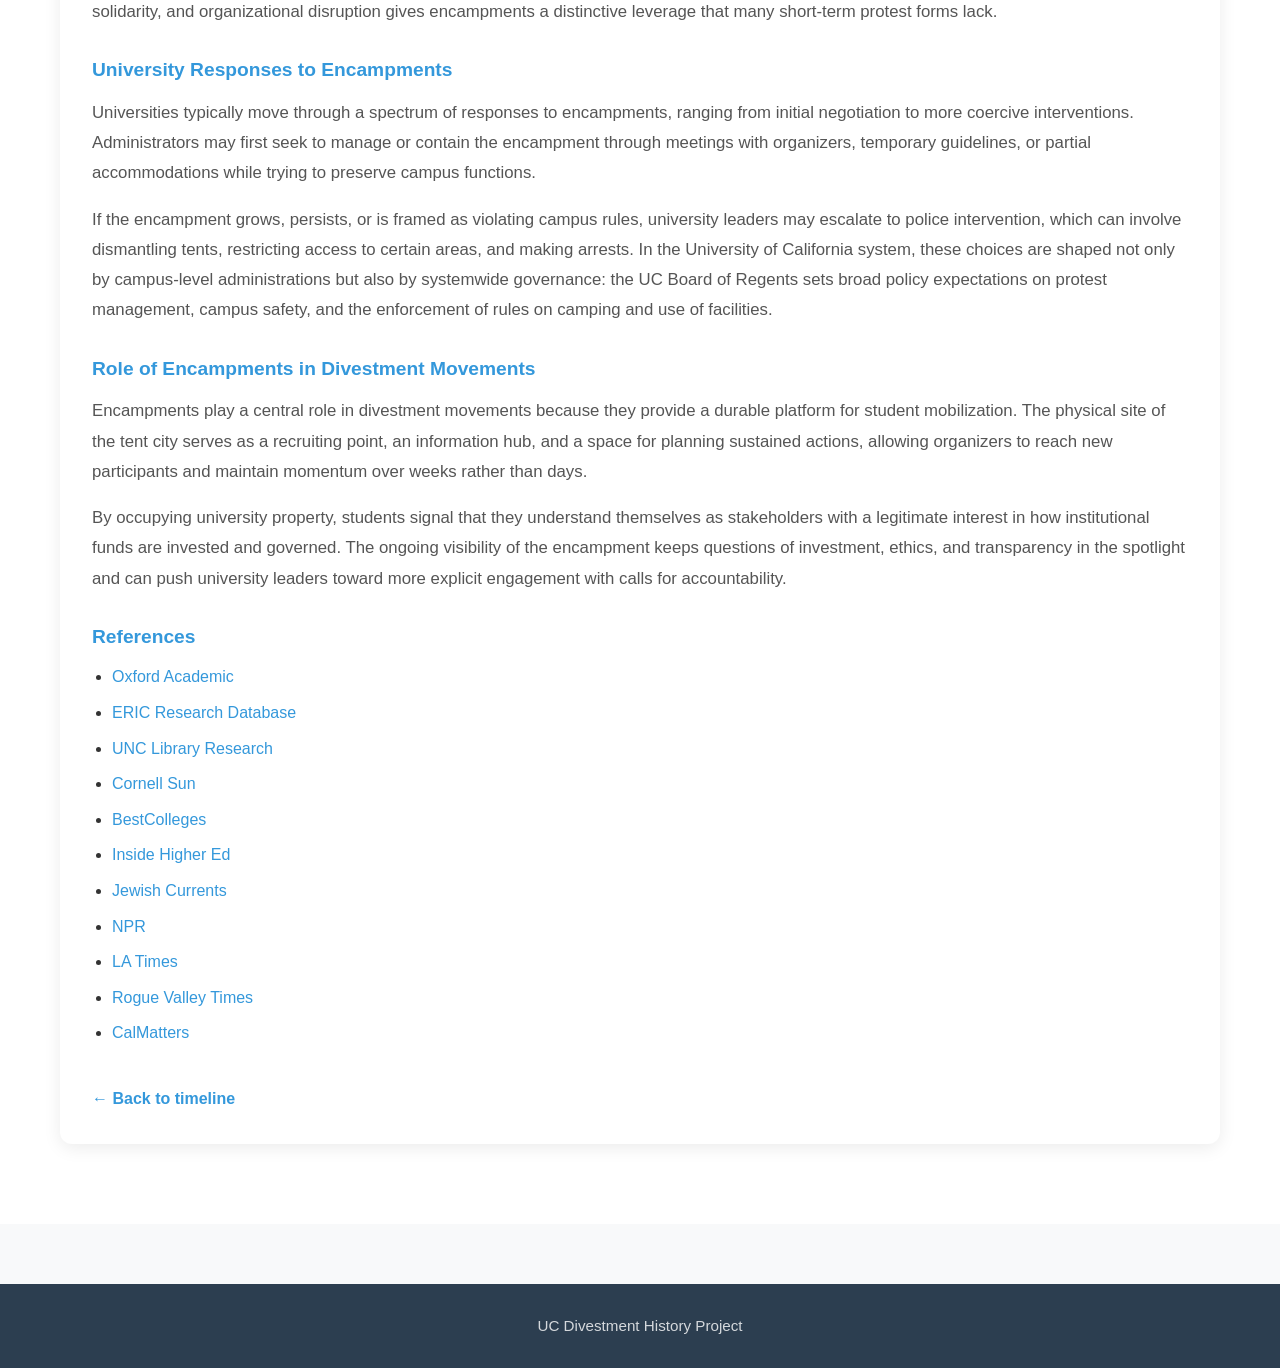
<file: events/Tent.html>
<!doctype html>
<html lang="en">
<head>
<meta charset="UTF-8" />
<meta name="viewport" content="width=device-width, initial-scale=1.0" />

<title>UCLA Tent City Encampments | UC Divestment History Project</title>

<link rel="stylesheet" href="../css/style.css" />

<style>

.content-section{
  padding:80px 20px;
  background:white;
}

.content-card{
  background:white;
  border-radius:12px;
  padding:32px;
  box-shadow:0 4px 18px rgba(0,0,0,0.08);
}

.content-card h2{
  color:#2c3e50;
  font-size:2rem;
  margin-bottom:18px;
}

.content-card h3{
  color:#3498db;
  font-size:1.2rem;
  margin:28px 0 12px;
}

.content-card p{
  margin-bottom:16px;
  color:#555;
  font-size:1.05rem;
  line-height:1.8;
}

.summary-box{
  background:#f4f8fb;
  border-left:5px solid #3498db;
  padding:20px;
  border-radius:10px;
  margin-bottom:28px;
}

.summary-box p{
  margin:0;
}

.source-list{
  margin-top:10px;
  padding-left:20px;
}

.source-list li{
  margin-bottom:10px;
}

.source-list a{
  color:#3498db;
  text-decoration:none;
}

.source-list a:hover{
  text-decoration:underline;
}

.image-caption{
  text-align:center;
  font-size:0.95rem;
  color:#7f8c8d;
  margin-top:-8px;
  margin-bottom:20px;
}

.back-link{
  display:inline-block;
  margin-top:30px;
  color:#3498db;
  text-decoration:none;
  font-weight:600;
}

.back-link:hover{
  text-decoration:underline;
}

</style>
</head>

<body>

<!-- HERO -->

<section class="hero">
<div class="hero-content">

<h1 class="hero-title">UCLA Tent City Encampments</h1>



</div>
</section>



<!-- CONTENT -->

<section class="content-section">

<div class="container">

<div class="content-card">

<h2>Overview</h2>

<div class="summary-box">
<p>
How tent city encamp disrupt normal operations, and sustain divestment and accountability campaigns.ments on campuses have become a key student tactic, including at UCLA, because they build community, disrupt normal operations, and sustain divestment and accountability campaigns.
</p>
</div>


<h3>What is a Tent City Protest?</h3>

<p>
A tent city, often called an encampment protest, is a form of direct action in which
participants establish temporary shelters and remain in place over an extended period
rather than gathering only for a single rally or march. In the campus context, tents
function as a visible occupation of university space, turning lawns, quads, or walkways
into living and organizing areas. Because the demonstration is continuous, the
encampment reshapes daily campus routines and keeps the protest in constant view of
students, staff, and administrators.
</p>



<h3>Historical Use of Encampments in Student Movements</h3>

<p>
Student encampments became especially prominent during the anti-apartheid divestment
campaigns of the 1980s, when activists constructed “shantytowns” that symbolically
referenced South African townships. These structures served both as material protest
sites and as constant reminders of universities’ financial ties to the apartheid
regime.
</p>

<p>
At Cornell University, for example, students maintained a shantytown on central campus
while organizing sit-ins, rallies, and negotiations, using the encampment as a base to
sustain pressure for divestment over time. Although encampments at different
universities varied in size and duration, the shantytown model circulated widely and
helped define encampments as a key tactic in student divestment movements.
</p>



<h3>UCLA Tent City as a Protest Tactic</h3>

<p>
At UCLA, students adopted the tent city model as a way to create a sustained encampment
on a highly visible part of campus. The encampment operated as a student-run space with
designated areas for sleeping, meetings, and basic services such as food distribution
and first aid.
</p>




<p>
By concentrating tents and activity on central campus grounds, participants transformed
an ordinary circulation space into a protest site that shaped how people moved,
gathered, and interacted in that area. The encampment framework also provided a
physical hub from which students could coordinate schedules, hold teach-ins or
assemblies, and manage logistics for the broader protest campaign.
</p>



<h3>Why Encampments Are Effective</h3>

<p>
Encampments are effective in part because they generate a high level of visibility:
tents and banners remain in place around the clock and are difficult for passersby or
administrators to ignore. Living together within the encampment creates a strong
student community, as participants share resources, responsibilities, and risks,
which can deepen commitment and mutual trust.
</p>

<p>
At the institutional level, encampments disrupt routine operations and force
universities to address the situation, creating pressure on administrators to respond
either through dialogue and concessions or through regulatory and disciplinary
measures. This combination of constant visibility, internal solidarity, and
organizational disruption gives encampments a distinctive leverage that many
short-term protest forms lack.
</p>



<h3>University Responses to Encampments</h3>

<p>
Universities typically move through a spectrum of responses to encampments, ranging
from initial negotiation to more coercive interventions. Administrators may first
seek to manage or contain the encampment through meetings with organizers, temporary
guidelines, or partial accommodations while trying to preserve campus functions.
</p>

<p>
If the encampment grows, persists, or is framed as violating campus rules, university
leaders may escalate to police intervention, which can involve dismantling tents,
restricting access to certain areas, and making arrests. In the University of
California system, these choices are shaped not only by campus-level administrations
but also by systemwide governance: the UC Board of Regents sets broad policy
expectations on protest management, campus safety, and the enforcement of rules on
camping and use of facilities.
</p>



<h3>Role of Encampments in Divestment Movements</h3>

<p>
Encampments play a central role in divestment movements because they provide a durable
platform for student mobilization. The physical site of the tent city serves as a
recruiting point, an information hub, and a space for planning sustained actions,
allowing organizers to reach new participants and maintain momentum over weeks rather
than days.
</p>

<p>
By occupying university property, students signal that they understand themselves as
stakeholders with a legitimate interest in how institutional funds are invested and
governed. The ongoing visibility of the encampment keeps questions of investment,
ethics, and transparency in the spotlight and can push university leaders toward more
explicit engagement with calls for accountability.
</p>



<h3>References</h3>

<ul class="source-list">

<li><a href="https://academic.oup.com/sf/article-abstract/75/3/855/2233694" target="_blank">Oxford Academic</a></li>

<li><a href="https://eric.ed.gov/?id=EJ543458" target="_blank">ERIC Research Database</a></li>

<li><a href="https://cdr.lib.unc.edu/downloads/c247dx244" target="_blank">UNC Library Research</a></li>

<li><a href="https://cornellsun.com/2024/05/07/from-shantytown-to-the-liberated-zone-cornells-history-of-encampments/" target="_blank">Cornell Sun</a></li>

<li><a href="https://www.bestcolleges.com/research/student-protests-pro-palestinian-encampments/" target="_blank">BestColleges</a></li>

<li><a href="https://www.insidehighered.com/news/governance/executive-leadership/2024/05/07/universities-weigh-protesters-divestment-demands" target="_blank">Inside Higher Ed</a></li>

<li><a href="https://jewishcurrents.org/after-the-encampments-gaza-university-divestment" target="_blank">Jewish Currents</a></li>

<li><a href="https://www.npr.org/2024/04/30/1248088063/divest-divestment-university-college-protesters-campus-israel-gaza-invasion" target="_blank">NPR</a></li>

<li><a href="https://www.latimes.com/california/story/2024-07-15/uc-regents-say-no-to-encampments-and-codes-must-be-enforced" target="_blank">LA Times</a></li>

<li><a href="https://rv-times.com/2024/08/19/zero-tolerance-at-uc-campuses-in-new-order-banning-encampments-masking-blocking-paths/" target="_blank">Rogue Valley Times</a></li>

<li><a href="https://calmatters.org/education/higher-education/2024/09/campus-protests/" target="_blank">CalMatters</a></li>

</ul>


<a href="../index.html" class="back-link">← Back to timeline</a>

</div>
</div>
</div>
</section>



<footer class="footer">
<div class="container">
<p>UC Divestment History Project</p>
</div>
</footer>

</body>
</html>
</file>
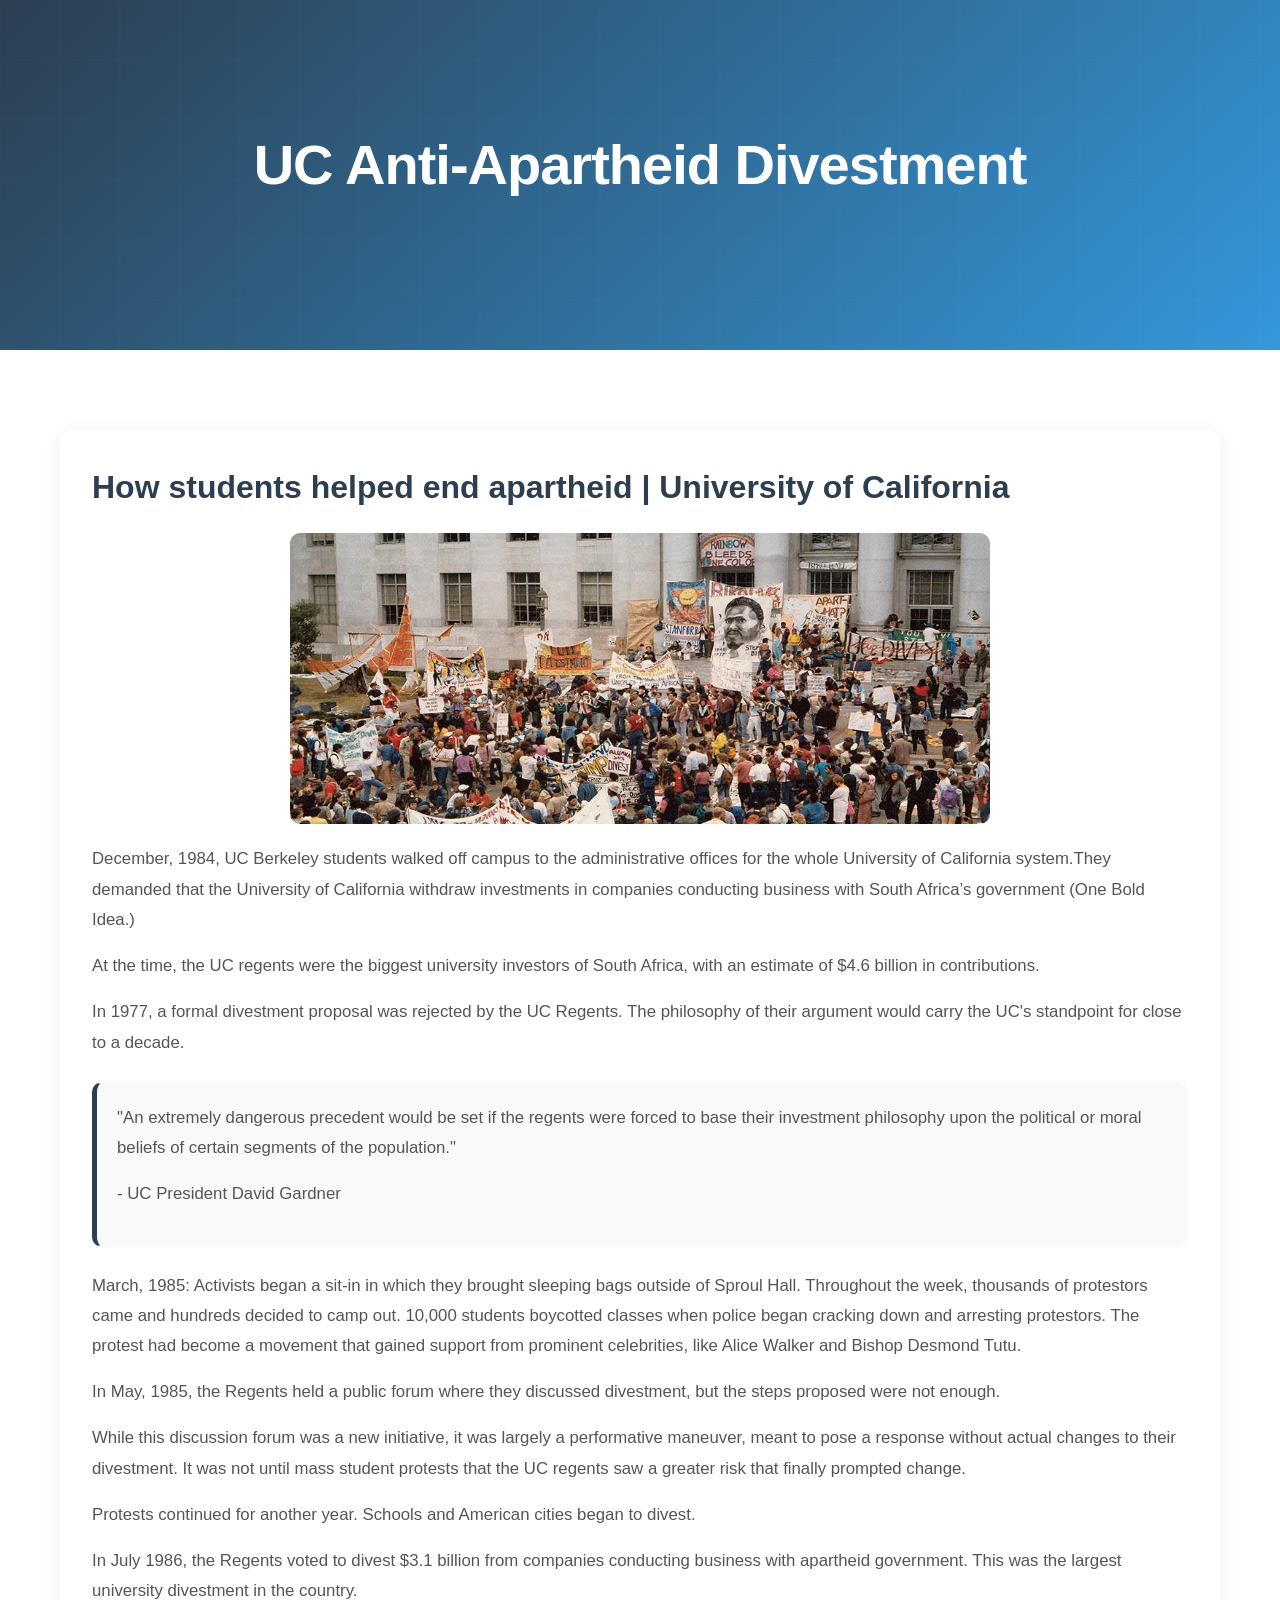
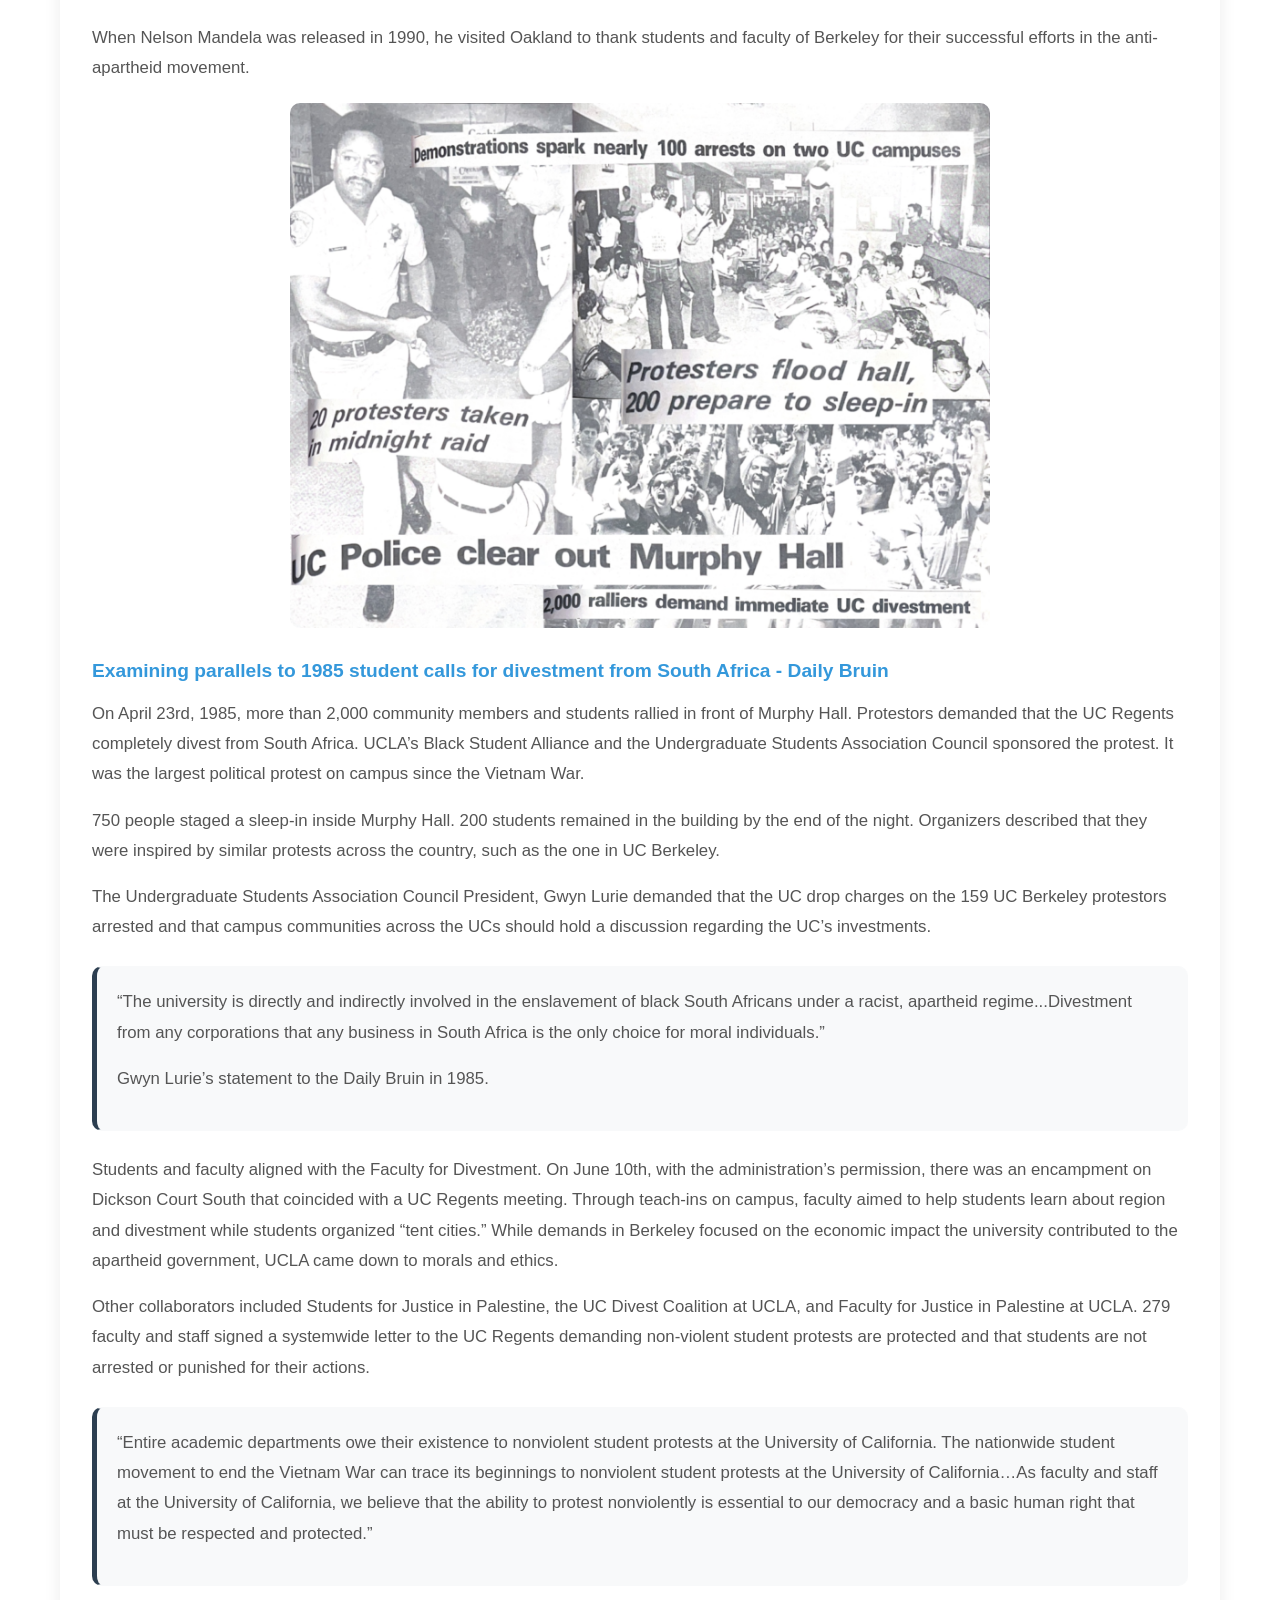
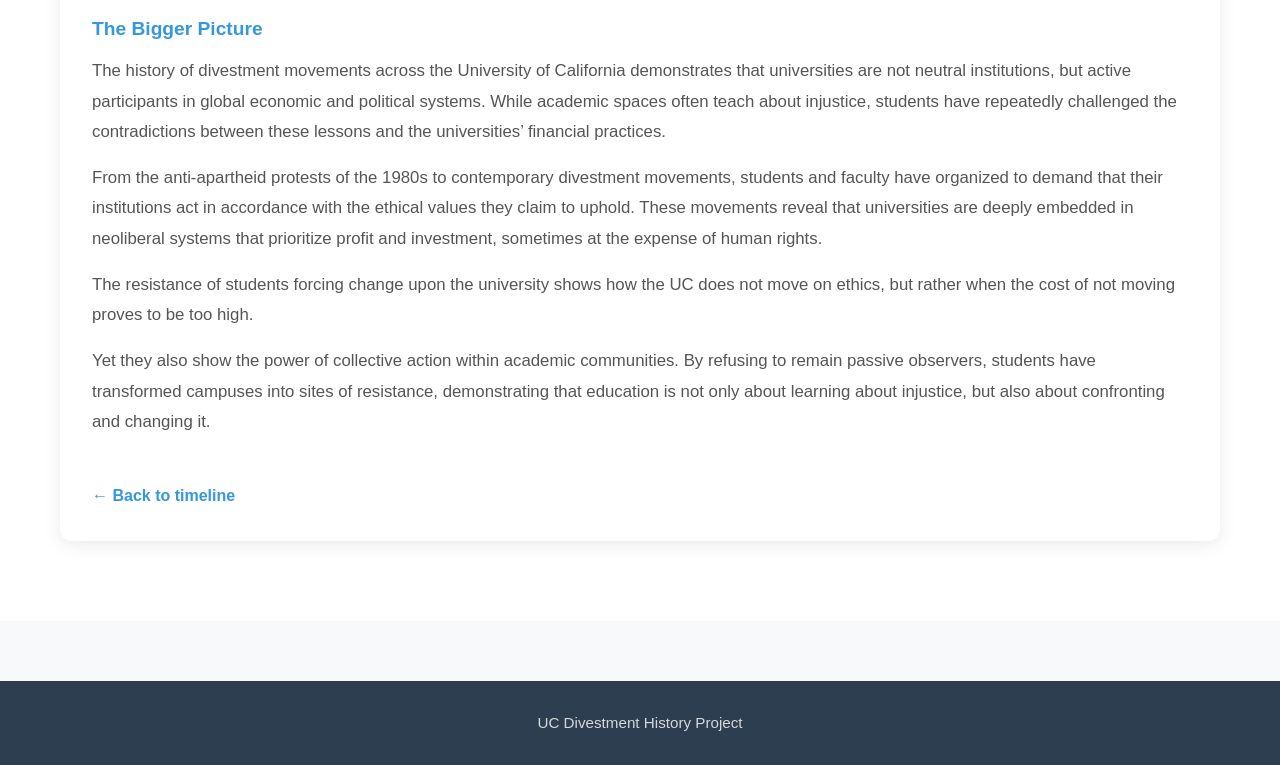
<file: events/UC.html>
<!doctype html>
<html lang="en">
<head>

<meta charset="UTF-8" />
<meta name="viewport" content="width=device-width, initial-scale=1.0" />

<title>UC Anti-Apartheid Divestment | UC Divestment History Project</title>

<link rel="stylesheet" href="../css/style.css" />

<style>

.content-section{
padding:80px 20px;
background:white;
}

.content-card{
background:white;
border-radius:12px;
padding:32px;
box-shadow:0 4px 18px rgba(0,0,0,0.08);
}

.content-card h2{
color:#2c3e50;
font-size:2rem;
margin-bottom:18px;
}

.content-card h3{
color:#3498db;
font-size:1.2rem;
margin:28px 0 12px;
}

.content-card p{
margin-bottom:16px;
color:#555;
font-size:1.05rem;
line-height:1.8;
}

.bullet-list{
margin:0 0 18px 22px;
color:#555;
}

.bullet-list li{
margin-bottom:10px;
line-height:1.8;
}

.quote-box{
margin:24px 0;
padding:20px;
border-radius:10px;
background:#f8f9fa;
border-left:5px solid #2c3e50;
}

.quote-source{
font-size:0.95rem;
color:#7f8c8d;
}

.source-list{
margin-top:10px;
padding-left:20px;
}

.source-list li{
margin-bottom:10px;
}

.source-list a{
color:#3498db;
text-decoration:none;
}

.source-list a:hover{
text-decoration:underline;
}

.back-link{
display:inline-block;
margin-top:30px;
color:#3498db;
text-decoration:none;
font-weight:600;
}

.back-link:hover{
text-decoration:underline;
}

</style>

</head>

<body>

<!-- HERO -->

<section class="hero">

<div class="hero-content">

<h1 class="hero-title">UC Anti-Apartheid Divestment</h1>



</div>

</section>



<!-- CONTENT -->

<section class="content-section">

<div class="container">

<div class="content-card">

<h2>How students helped end apartheid | University of California</h2>

<img
              src="../images/UC1.jpg"
              alt="UC aparthied"
              class="article-image"
            />
            <p class="image-caption">
              
            </p>
<p>
December, 1984, UC Berkeley students walked off campus to the administrative offices for the whole University of California system.They demanded that the University of California withdraw investments in companies conducting business with South Africa’s government (One Bold Idea.)
</p>

<p>
At the time, the UC regents were the biggest university investors of South Africa, with an estimate of $4.6 billion in contributions.
</p>

<p>
In 1977, a formal divestment proposal was rejected by the UC Regents. The philosophy of their argument would carry the UC's standpoint for close to a decade.
</p>

<div class="quote-box">

<p>
"An extremely dangerous precedent would be set if the regents were forced to base their investment philosophy upon the political or moral beliefs of certain segments of the population."
</p>

<p class="quote-source">
- UC President David Gardner
</p>

</div>

<p>
March, 1985: Activists began a sit-in in which they brought sleeping bags outside of Sproul Hall. Throughout the week, thousands of protestors came and hundreds decided to camp out. 10,000 students boycotted classes when police began cracking down and arresting protestors. The protest had become a movement that gained support from prominent celebrities, like Alice Walker and Bishop Desmond Tutu.
</p>

<p>
In May, 1985, the Regents held a public forum where they discussed divestment, but the steps proposed were not enough.
</p>

<p>
While this discussion forum was a new initiative, it was largely a performative maneuver, meant to pose a response without actual changes to their divestment. It was not until mass student protests that the UC regents saw a greater risk that finally prompted change.
</p>

<p>
Protests continued for another year. Schools and American cities began to divest.
</p>

<p>
In July 1986, the Regents voted to divest $3.1 billion from companies conducting business with apartheid government. This was the largest university divestment in the country.
</p>

<p>
When Nelson Mandela was released in 1990, he visited Oakland to thank students and faculty of Berkeley for their successful efforts in the anti-apartheid movement.
</p>

<img
              src="../images/UC2.png"
              alt="Nelson"
              class="article-image"
            />
            <p class="image-caption">
            </p>

<h3>Examining parallels to 1985 student calls for divestment from South Africa - Daily Bruin</h3>

<p>
On April 23rd, 1985, more than 2,000 community members and students rallied in front of Murphy Hall. Protestors demanded that the UC Regents completely divest from South Africa. UCLA’s Black Student Alliance and the Undergraduate Students Association Council sponsored the protest. It was the largest political protest on campus since the Vietnam War.
</p>

<p>
750 people staged a sleep-in inside Murphy Hall. 200 students remained in the building by the end of the night. Organizers described that they were inspired by similar protests across the country, such as the one in UC Berkeley.
</p>

<p>
The Undergraduate Students Association Council President, Gwyn Lurie demanded that the UC drop charges on the 159 UC Berkeley protestors arrested and that campus communities across the UCs should hold a discussion regarding the UC’s investments.
</p>

<div class="quote-box">

<p>
“The university is directly and indirectly involved in the enslavement of black South Africans under a racist, apartheid regime...Divestment from any corporations that any business in South Africa is the only choice for moral individuals.”
</p>

<p class="quote-source">
Gwyn Lurie’s statement to the Daily Bruin in 1985.
</p>

</div>


<p>
Students and faculty aligned with the Faculty for Divestment. On June 10th, with the administration’s permission, there was an encampment on Dickson Court South that coincided with a UC Regents meeting. Through teach-ins on campus, faculty aimed to help students learn about region and divestment while students organized “tent cities.” While demands in Berkeley focused on the economic impact the university contributed to the apartheid government, UCLA came down to morals and ethics.
</p>

<p>
Other collaborators included Students for Justice in Palestine, the UC Divest Coalition at UCLA, and Faculty for Justice in Palestine at UCLA. 279 faculty and staff signed a systemwide letter to the UC Regents demanding non-violent student protests are protected and that students are not arrested or punished for their actions.
</p>


<div class="quote-box">

<p>
“Entire academic departments owe their existence to nonviolent student protests at the University of California. The nationwide student movement to end the Vietnam War can trace its beginnings to nonviolent student protests at the University of California…As faculty and staff at the University of California, we believe that the ability to protest nonviolently is essential to our democracy and a basic human right that must be respected and protected.”
</p>

</div>


<h3>The Bigger Picture</h3>

<p>
The history of divestment movements across the University of California demonstrates that universities are not neutral institutions, but active participants in global economic and political systems. While academic spaces often teach about injustice, students have repeatedly challenged the contradictions between these lessons and the universities’ financial practices.
</p>

<p>
From the anti-apartheid protests of the 1980s to contemporary divestment movements, students and faculty have organized to demand that their institutions act in accordance with the ethical values they claim to uphold. These movements reveal that universities are deeply embedded in neoliberal systems that prioritize profit and investment, sometimes at the expense of human rights.
</p>

<p>
The resistance of students forcing change upon the university shows how the UC does not move on ethics, but rather when the cost of not moving proves to be too high.
</p>

<p>
Yet they also show the power of collective action within academic communities. By refusing to remain passive observers, students have transformed campuses into sites of resistance, demonstrating that education is not only about learning about injustice, but also about confronting and changing it.
</p>


<a href="../index.html" class="back-link">← Back to timeline</a>

</div>

</div>

</div>

</section>



<footer class="footer">

<div class="container">
<p>UC Divestment History Project</p>
</div>

</footer>

</body>
</html>
</file>
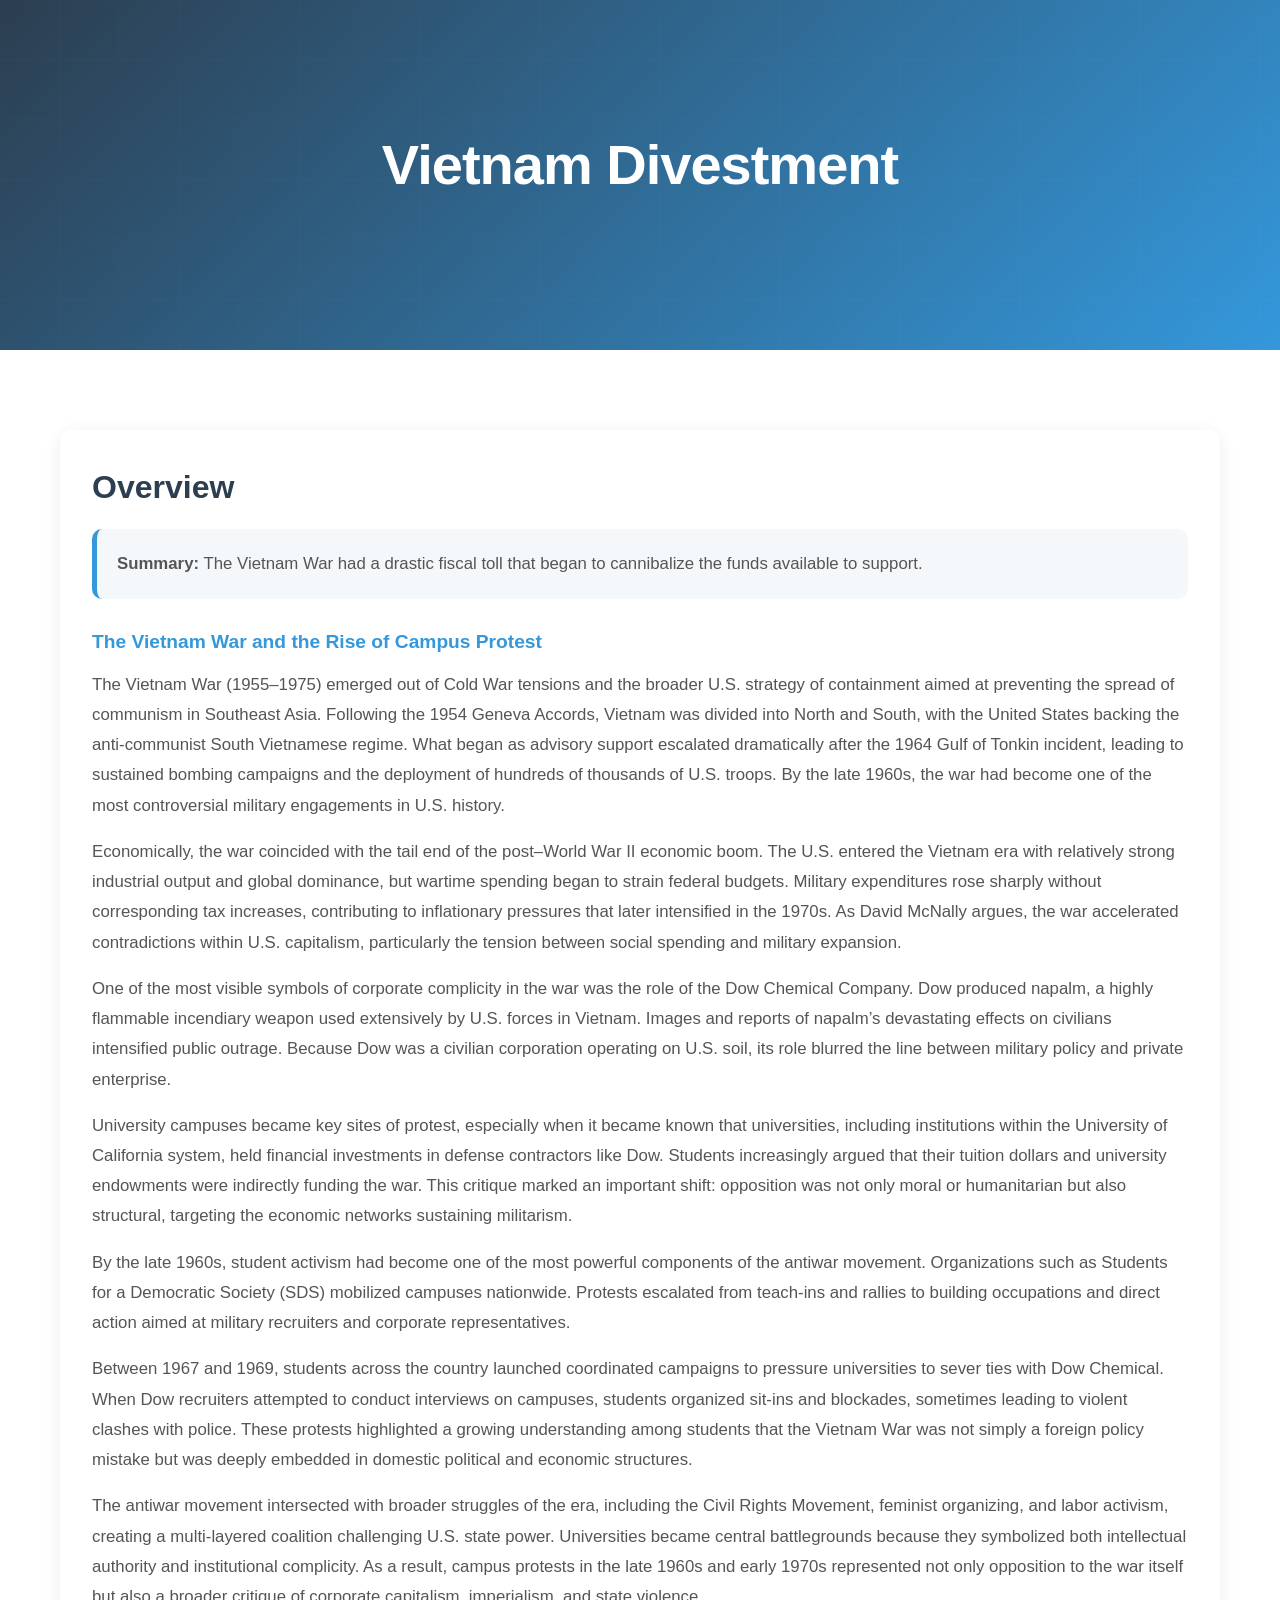
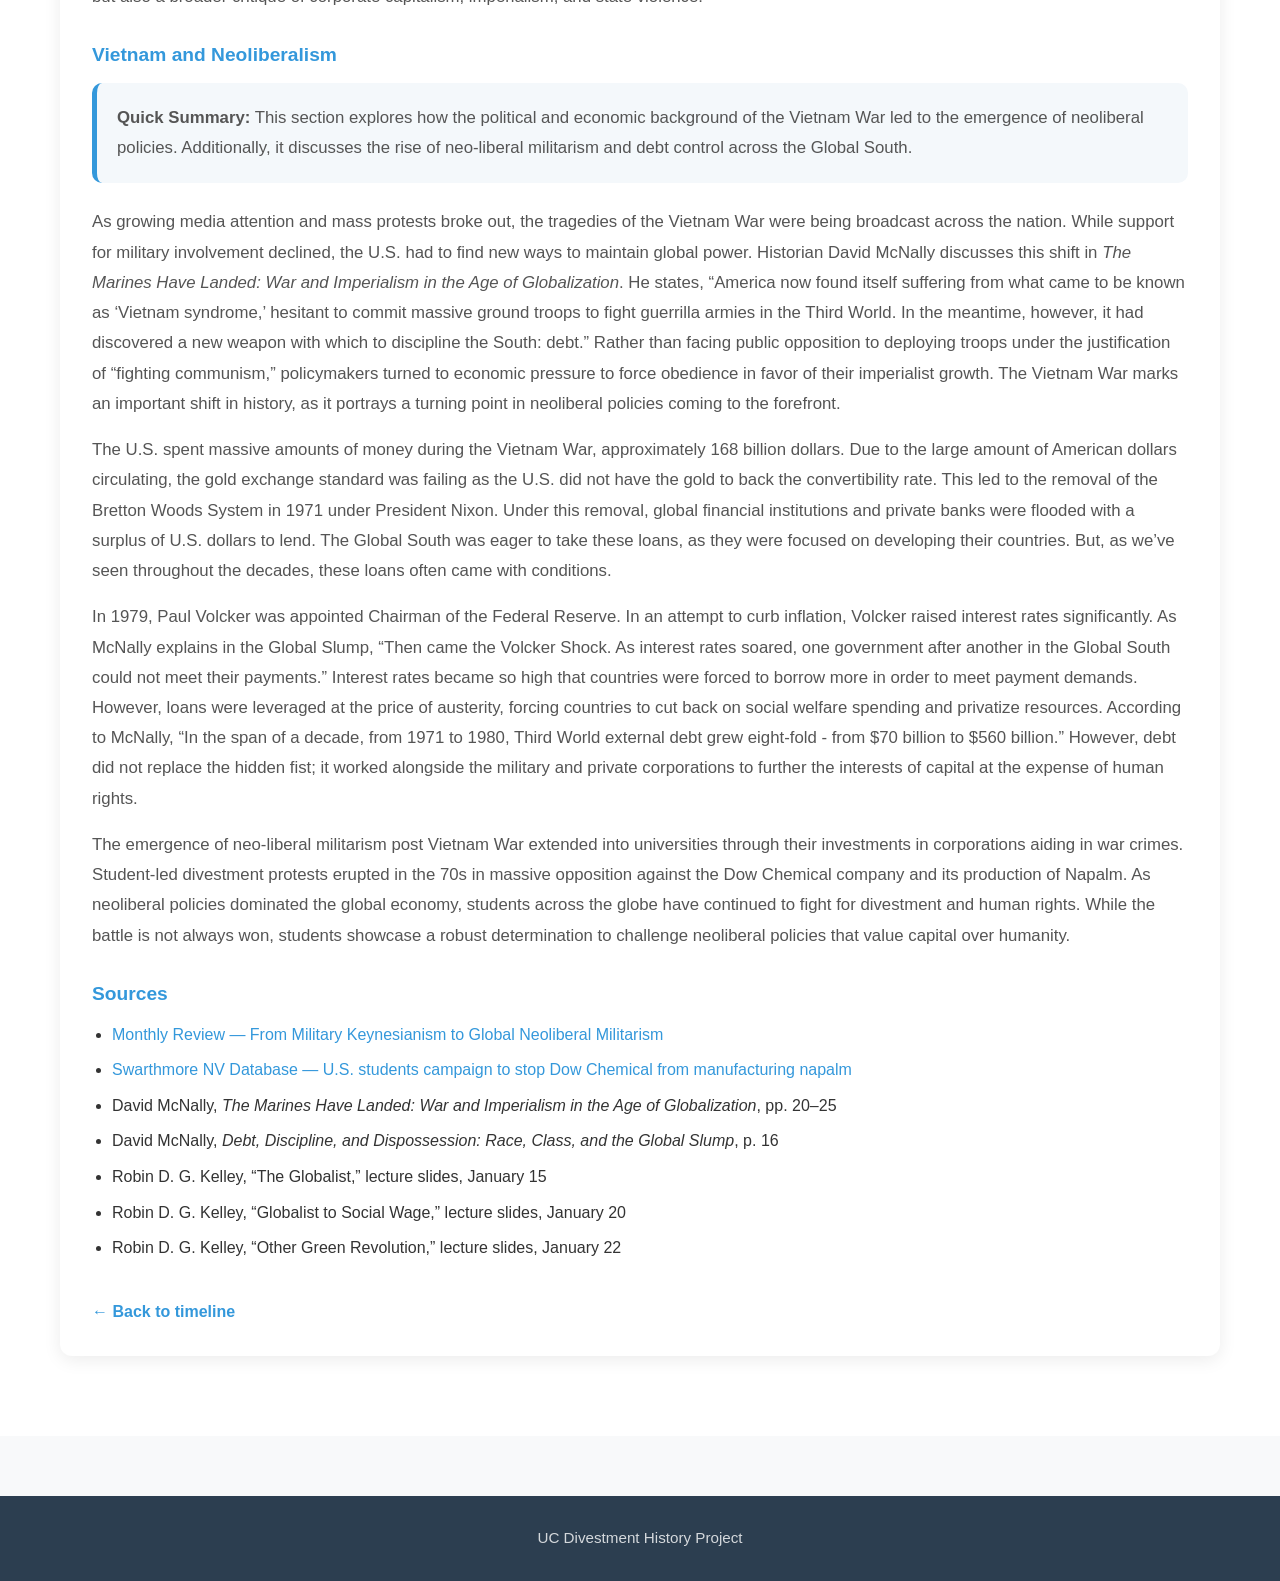
<file: events/Vietnam.html>
<!doctype html>
<html lang="en">
  <head>
    <meta charset="UTF-8" />
    <meta name="viewport" content="width=device-width, initial-scale=1.0" />
    <title>Vietnam Divestment | UC Divestment History Project</title>
    <link rel="stylesheet" href="../css/style.css" />
    <style>
      .content-section {
        padding: 80px 20px;
        background: white;
      }

      .content-grid {
        display: grid;
        grid-template-columns: 1fr;
        gap: 32px;
      }

      .content-card {
        background: white;
        border-radius: 12px;
        padding: 32px;
        box-shadow: 0 4px 18px rgba(0, 0, 0, 0.08);
      }

      .content-card h2 {
        color: #2c3e50;
        font-size: 2rem;
        margin-bottom: 16px;
      }

      .content-card h3 {
        color: #3498db;
        font-size: 1.2rem;
        margin: 28px 0 12px;
      }

      .content-card p {
        margin-bottom: 16px;
        color: #555;
        font-size: 1.05rem;
        line-height: 1.8;
      }

      .summary-box {
        background: #f4f8fb;
        border-left: 5px solid #3498db;
        padding: 20px;
        border-radius: 10px;
        margin-bottom: 24px;
      }

      .summary-box p {
        margin: 0;
      }

      .back-link {
        display: inline-block;
        margin-top: 28px;
        color: #3498db;
        text-decoration: none;
        font-weight: 600;
      }

      .back-link:hover {
        text-decoration: underline;
      }

      .source-list {
        margin-top: 10px;
        padding-left: 20px;
      }

      .source-list li {
        margin-bottom: 10px;
        line-height: 1.6;
      }

      .source-list a {
        color: #3498db;
        text-decoration: none;
      }

      .source-list a:hover {
        text-decoration: underline;
      }

      .image-caption {
        text-align: center;
        font-size: 0.95rem;
        color: #7f8c8d;
        margin-top: -8px;
        margin-bottom: 20px;
      }

      @media (max-width: 768px) {
        .content-card {
          padding: 24px;
        }

        .content-card h2 {
          font-size: 1.7rem;
        }
      }
    </style>
  </head>
  <body>
    <!-- Hero Section -->
    <section class="hero">
      <div class="hero-content">
        <h1 class="hero-title">Vietnam Divestment</h1>
      
      </div>
    </section>

    <!-- Main Content -->
    <section class="content-section">
      <div class="container">
        <div class="content-grid">
          <div class="content-card">
            <h2>Overview</h2>

            <div class="summary-box">
              <p>
                <strong>Summary:</strong> The Vietnam War had a drastic fiscal toll that began to cannibalize the funds available to support.
              </p>
            </div>

            

            <h3>The Vietnam War and the Rise of Campus Protest</h3>

            <p>
              The Vietnam War (1955–1975) emerged out of Cold War tensions and the broader U.S.
              strategy of containment aimed at preventing the spread of communism in Southeast Asia.
              Following the 1954 Geneva Accords, Vietnam was divided into North and South, with the
              United States backing the anti-communist South Vietnamese regime. What began as
              advisory support escalated dramatically after the 1964 Gulf of Tonkin incident,
              leading to sustained bombing campaigns and the deployment of hundreds of thousands of
              U.S. troops. By the late 1960s, the war had become one of the most controversial
              military engagements in U.S. history.
            </p>

            <p>
              Economically, the war coincided with the tail end of the post–World War II economic
              boom. The U.S. entered the Vietnam era with relatively strong industrial output and
              global dominance, but wartime spending began to strain federal budgets. Military
              expenditures rose sharply without corresponding tax increases, contributing to
              inflationary pressures that later intensified in the 1970s. As David McNally argues,
              the war accelerated contradictions within U.S. capitalism, particularly the tension
              between social spending and military expansion.
            </p>

            <p>
              One of the most visible symbols of corporate complicity in the war was the role of the Dow Chemical Company. Dow produced napalm, a highly flammable incendiary weapon used extensively by U.S. forces in Vietnam. Images and reports of napalm’s devastating effects on civilians intensified public outrage. Because Dow was a civilian corporation operating on U.S. soil, its role blurred the line between military policy and private enterprise.

            </p>

            <p>
             University campuses became key sites of protest, especially when it became known that universities, including institutions within the University of California system, held financial investments in defense contractors like Dow. Students increasingly argued that their tuition dollars and university endowments were indirectly funding the war. This critique marked an important shift: opposition was not only moral or humanitarian but also structural, targeting the economic networks sustaining militarism.

            </p>

            <p>
              By the late 1960s, student activism had become one of the most powerful components of the antiwar movement. Organizations such as Students for a Democratic Society (SDS) mobilized campuses nationwide. Protests escalated from teach-ins and rallies to building occupations and direct action aimed at military recruiters and corporate representatives.

            </p>

            <p>
              Between 1967 and 1969, students across the country launched coordinated campaigns to pressure universities to sever ties with Dow Chemical. When Dow recruiters attempted to conduct interviews on campuses, students organized sit-ins and blockades, sometimes leading to violent clashes with police. These protests highlighted a growing understanding among students that the Vietnam War was not simply a foreign policy mistake but was deeply embedded in domestic political and economic structures.

            </p>

            <p>
              The antiwar movement intersected with broader struggles of the era, including the Civil Rights Movement, feminist organizing, and labor activism, creating a multi-layered coalition challenging U.S. state power. Universities became central battlegrounds because they symbolized both intellectual authority and institutional complicity. As a result, campus protests in the late 1960s and early 1970s represented not only opposition to the war itself but also a broader critique of corporate capitalism, imperialism, and state violence.

            </p>

            <h3>Vietnam and Neoliberalism</h3>

            <div class="summary-box">
              <p>
                <strong>Quick Summary:</strong> This section explores how the political and economic background of the Vietnam War led to the emergence of neoliberal policies. Additionally, it discusses the rise of neo-liberal militarism and debt control across the Global South. 
              </p>
            </div>

            <p>
             As growing media attention and mass protests broke out, the tragedies of the Vietnam War were being broadcast across the nation. While support for military involvement declined, the U.S. had to find new ways to maintain global power. Historian David McNally discusses this shift in <em>The Marines Have Landed: War and
              Imperialism in the Age of Globalization</em>. He states, “America now found itself suffering from what came to be known as ‘Vietnam syndrome,’ hesitant to commit massive ground troops to fight guerrilla armies in the Third World. In the meantime, however, it had discovered a new weapon with which to discipline the South: debt.” Rather than facing public opposition to deploying troops under the justification of  “fighting communism,” policymakers turned to economic pressure to force obedience in favor of their imperialist growth. The Vietnam War marks an important shift in history, as it portrays a turning point in neoliberal policies coming to the forefront. 

            </p>

            <p>
              The U.S. spent massive amounts of money during the Vietnam War, approximately 168 billion dollars. Due to the large amount of American dollars circulating, the gold exchange standard was failing as the U.S. did not have the gold to back the convertibility rate. This led to the removal of the Bretton Woods System in 1971 under President Nixon. Under this removal, global financial institutions and private banks were flooded with a surplus of U.S. dollars to lend. The Global South was eager to take these loans, as they were focused on developing their countries. But, as we’ve seen throughout the decades, these loans often came with conditions. 

            </p>

            <p>
              In 1979, Paul Volcker was appointed Chairman of the Federal Reserve. In an attempt to curb inflation, Volcker raised interest rates significantly. As McNally explains in the Global Slump, “Then came the Volcker Shock. As interest rates soared, one government after another in the Global South could not meet their payments.” Interest rates became so high that countries were forced to borrow more in order to meet payment demands. However, loans were leveraged at the price of austerity, forcing countries to cut back on social welfare spending and privatize resources. According to McNally, “In the span of a decade, from 1971 to 1980, Third World external debt grew eight-fold - from $70 billion to $560 billion.” However, debt did not replace the hidden fist; it worked alongside the military and private corporations to further the interests of capital at the expense of human rights. 

            </p>

            <p>
              The emergence of neo-liberal militarism post Vietnam War extended into universities through their investments in corporations aiding in war crimes. Student-led divestment protests erupted in the 70s in massive opposition against the Dow Chemical company and its production of Napalm. As neoliberal policies dominated the global economy, students across the globe have continued to fight for divestment and human rights. While the battle is not always won, students showcase a robust determination to challenge neoliberal policies that value capital over humanity. 
            </p>

            <h3>Sources</h3>
            <ul class="source-list">
              <li>
                <a href="https://monthlyreview.org/articles/from-military-keynesianism-to-global-neoliberal-militarism/" target="_blank" rel="noopener noreferrer">
                  Monthly Review — From Military Keynesianism to Global Neoliberal Militarism
                </a>
              </li>
              <li>
                <a href="https://nvdatabase.swarthmore.edu/content/us-students-campaign-stop-dow-chemical-company-manufacturing-napalm-1967-1969" target="_blank" rel="noopener noreferrer">
                  Swarthmore NV Database — U.S. students campaign to stop Dow Chemical from manufacturing napalm
                </a>
              </li>
              <li>David McNally, <em>The Marines Have Landed: War and Imperialism in the Age of Globalization</em>, pp. 20–25</li>
              <li>David McNally, <em>Debt, Discipline, and Dispossession: Race, Class, and the Global Slump</em>, p. 16</li>
              <li>Robin D. G. Kelley, “The Globalist,” lecture slides, January 15</li>
              <li>Robin D. G. Kelley, “Globalist to Social Wage,” lecture slides, January 20</li>
              <li>Robin D. G. Kelley, “Other Green Revolution,” lecture slides, January 22</li>
            </ul>

            <a href="../index.html" class="back-link">← Back to timeline</a>
          </div>
        </div>
      </div>
    </section>

    <footer class="footer">
      <div class="container">
        <p>UC Divestment History Project</p>
      </div>
    </footer>
  </body>
</html>
</file>
<file: css/style.css>
/* ===================================
   Global Styles & Reset
   =================================== */

* {
  margin: 0;
  padding: 0;
  box-sizing: border-box;
}

body {
  font-family: 'Segoe UI', Tahoma, Geneva, Verdana, sans-serif;
  line-height: 1.6;
  color: #333;
  background-color: #f8f9fa;
}

.container {
  max-width: 1200px;
  margin: 0 auto;
  padding: 0 20px;
}

/* ===================================
   Hero Section
   =================================== */

.hero {
  background: linear-gradient(135deg, #2c3e50 0%, #3498db 100%);
  color: white;
  padding: 120px 20px;
  text-align: center;
  position: relative;
  overflow: hidden;
}

.hero::before {
  content: '';
  position: absolute;
  top: 0;
  left: 0;
  right: 0;
  bottom: 0;
  background: url('data:image/svg+xml,<svg width="60" height="60" xmlns="http://www.w3.org/2000/svg"><rect width="60" height="60" fill="none" stroke="rgba(255,255,255,0.05)" stroke-width="1"/></svg>');
  opacity: 0.3;
}

.hero-content {
  position: relative;
  z-index: 1;
  max-width: 800px;
  margin: 0 auto;
}

.hero-title {
  font-size: 3.5rem;
  font-weight: 700;
  margin-bottom: 20px;
  letter-spacing: -1px;
}

.hero-subtitle {
  font-size: 1.5rem;
  font-weight: 300;
  margin-bottom: 30px;
  opacity: 0.95;
}

.hero-description {
  font-size: 1.1rem;
  line-height: 1.8;
  opacity: 0.9;
  max-width: 700px;
  margin: 0 auto;
}

/* ===================================
   Timeline Section
   =================================== */

.timeline-section {
  padding: 80px 20px;
  background-color: white;
}

.section-title {
  font-size: 2.5rem;
  text-align: center;
  color: #2c3e50;
  margin-bottom: 10px;
}

.section-subtitle {
  text-align: center;
  color: #7f8c8d;
  margin-bottom: 60px;
  font-size: 1.1rem;
}

/* Timeline Container */
.timeline {
  position: relative;
  padding: 40px 0;
  margin-top: 40px;
}

/* Horizontal Timeline Line */
.timeline-line {
  position: absolute;
  top: 50%;
  left: 0;
  right: 0;
  height: 3px;
  background: linear-gradient(90deg, #3498db 0%, #2c3e50 100%);
  transform: translateY(-50%);
  z-index: 1;
}

/* Timeline Events Container */
.timeline-events {
  display: flex;
  gap: 60px;
  overflow-x: auto;
  padding-bottom: 20px;
  justify-content: space-between;
  align-items: center;
  position: relative;
  z-index: 2;
}

/* Individual Timeline Event */
.timeline-event {
  flex: 0 0 200px;
  display: flex;
  flex-direction: column;
  align-items: center;
  cursor: pointer;
  transition: transform 0.3s ease;
  position: relative;
}

.timeline-event:hover {
  transform: translateY(-10px);
}

/* Event Dot (Circle) */
.event-dot {
  width: 30px;
  height: 30px;
  background-color: #3498db;
  border: 4px solid white;
  border-radius: 50%;
  box-shadow: 0 4px 10px rgba(0, 0, 0, 0.2);
  transition: all 0.3s ease;
  position: relative;
  z-index: 3;
}

.timeline-event:hover .event-dot {
  width: 40px;
  height: 40px;
  background-color: #2c3e50;
  box-shadow: 0 6px 20px rgba(0, 0, 0, 0.3);
}

.timeline-event.active .event-dot {
  width: 40px;
  height: 40px;
  background-color: #e74c3c;
  animation: pulse 1.5s infinite;
}

/* Event Content */
.event-content {
  margin-top: 30px;
  text-align: center;
  background-color: white;
  padding: 15px 20px;
  border-radius: 8px;
  box-shadow: 0 2px 8px rgba(0, 0, 0, 0.1);
  transition: all 0.3s ease;
  min-width: 180px;
}

.timeline-event:hover .event-content {
  box-shadow: 0 4px 16px rgba(0, 0, 0, 0.15);
  transform: scale(1.05);
}

.event-year {
  font-size: 1.5rem;
  font-weight: 700;
  color: #3498db;
  margin-bottom: 8px;
}

.event-title {
  font-size: 1rem;
  color: #2c3e50;
  font-weight: 500;
  line-height: 1.4;
}

/* Pulse Animation */
@keyframes pulse {
  0%, 100% {
    box-shadow: 0 6px 20px rgba(231, 76, 60, 0.4);
  }
  50% {
    box-shadow: 0 6px 30px rgba(231, 76, 60, 0.7);
  }
}

/* ===================================
   Modal Styles
   =================================== */

.modal {
  display: none;
  position: fixed;
  z-index: 1000;
  left: 0;
  top: 0;
  width: 100%;
  height: 100%;
  background-color: rgba(0, 0, 0, 0.6);
  animation: fadeIn 0.3s ease;
}

.modal.show {
  display: flex;
  justify-content: center;
  align-items: center;
}

.modal-content {
  background-color: white;
  padding: 40px;
  border-radius: 12px;
  max-width: 600px;
  width: 90%;
  max-height: 80vh;
  overflow-y: auto;
  position: relative;
  animation: slideIn 0.3s ease;
  box-shadow: 0 10px 40px rgba(0, 0, 0, 0.3);
}

.modal-close {
  position: absolute;
  top: 15px;
  right: 25px;
  font-size: 2rem;
  font-weight: 300;
  color: #7f8c8d;
  cursor: pointer;
  transition: color 0.3s ease;
  line-height: 1;
}

.modal-close:hover {
  color: #2c3e50;
}

.modal-title {
  font-size: 2rem;
  color: #2c3e50;
  margin-bottom: 10px;
  padding-right: 30px;
}

.modal-year {
  font-size: 1.3rem;
  color: #3498db;
  font-weight: 600;
  margin-bottom: 20px;
}

.modal-body {
  font-size: 1.05rem;
  line-height: 1.8;
  color: #555;
}

.modal-body p {
  margin-bottom: 15px;
}

/* Modal Animations */
@keyframes fadeIn {
  from {
    opacity: 0;
  }
  to {
    opacity: 1;
  }
}

@keyframes slideIn {
  from {
    transform: translateY(-50px);
    opacity: 0;
  }
  to {
    transform: translateY(0);
    opacity: 1;
  }
}

/* ===================================
   Footer
   =================================== */

.footer {
  background-color: #2c3e50;
  color: white;
  text-align: center;
  padding: 30px 20px;
  margin-top: 60px;
}

.footer p {
  opacity: 0.8;
  font-size: 0.95rem;
}

/* ===================================
   Responsive Design
   =================================== */

/* Tablet Styles */
@media (max-width: 768px) {
  .hero-title {
    font-size: 2.5rem;
  }

  .hero-subtitle {
    font-size: 1.2rem;
  }

  .hero-description {
    font-size: 1rem;
  }

  .section-title {
    font-size: 2rem;
  }

  /* Vertical Timeline on Mobile */
  .timeline {
    padding: 20px 0;
  }

  .timeline-line {
    top: 0;
    left: 30px;
    right: auto;
    width: 3px;
    height: 100%;
    transform: none;
  }

  .timeline-events {
    flex-direction: column;
    align-items: flex-start;
    gap: 40px;
  }

  .timeline-event {
    flex-direction: row;
    align-items: flex-start;
    width: 100%;
  }

  .timeline-event:hover {
    transform: translateX(10px);
  }

  .event-dot {
    flex-shrink: 0;
    margin-left: 15px;
  }

  .event-content {
    margin-top: 0;
    margin-left: 30px;
    text-align: left;
    min-width: auto;
    flex: 1;
  }

  .modal-content {
    padding: 30px 25px;
  }

  .modal-title {
    font-size: 1.6rem;
  }
}

/* Mobile Styles */
@media (max-width: 480px) {
  .hero {
    padding: 80px 20px;
  }

  .hero-title {
    font-size: 2rem;
  }

  .hero-subtitle {
    font-size: 1.1rem;
  }

  .timeline-section {
    padding: 50px 15px;
  }

  .section-title {
    font-size: 1.8rem;
  }

  .event-year {
    font-size: 1.3rem;
  }

  .event-title {
    font-size: 0.9rem;
  }

  .modal-content {
    padding: 25px 20px;
    width: 95%;
  }
}


.investments-section {
  padding: 64px 0;
}

.mini-title {
  margin: 24px 0 12px;
  font-size: 1.1rem;
}

.source-list, .key-points {
  margin: 10px 0 0;
  padding-left: 18px;
}

.source-list li, .key-points li {
  margin: 8px 0;
}

.quote-box {
  margin-top: 18px;
  padding: 16px;
  border-radius: 12px;
  border: 1px solid rgba(255, 255, 255, 0.12);
  background: rgba(255, 255, 255, 0.04);
}

.quote-text {
  margin: 0;
  line-height: 1.5;
}

.quote-cite {
  margin: 10px 0 0;
  opacity: 0.8;
  font-size: 0.95rem;
}

.table-wrap {
  margin-top: 28px;
}

.table-scroll {
  overflow-x: auto;
  border-radius: 12px;
  border: 1px solid rgba(255, 255, 255, 0.12);
}

.investments-table {
  width: 100%;
  border-collapse: collapse;
  min-width: 720px; /* forces horizontal scroll on small screens */
}

.investments-table th,
.investments-table td {
  padding: 14px 14px;
  vertical-align: top;
  border-bottom: 1px solid rgba(255, 255, 255, 0.10);
}

.investments-table thead th {
  position: sticky;
  top: 0;
  background: rgba(0, 0, 0, 0.35);
  backdrop-filter: blur(6px);
  text-align: left;
}

.table-note {
  margin-top: 10px;
  opacity: 0.8;
  font-size: 0.95rem;
}

.article-image {
  width: 100%;
  max-width: 700px;
  border-radius: 10px;
  margin: 20px auto;
  display: block;
}

.article-text {
  max-width: 1100px;
  margin: 60px auto;
  padding: 0 20px;
  font-family: Georgia, "Times New Roman", serif;
  line-height: 1.7;
  font-size: 18px;
  color: #2c3e50;
}
</file>
